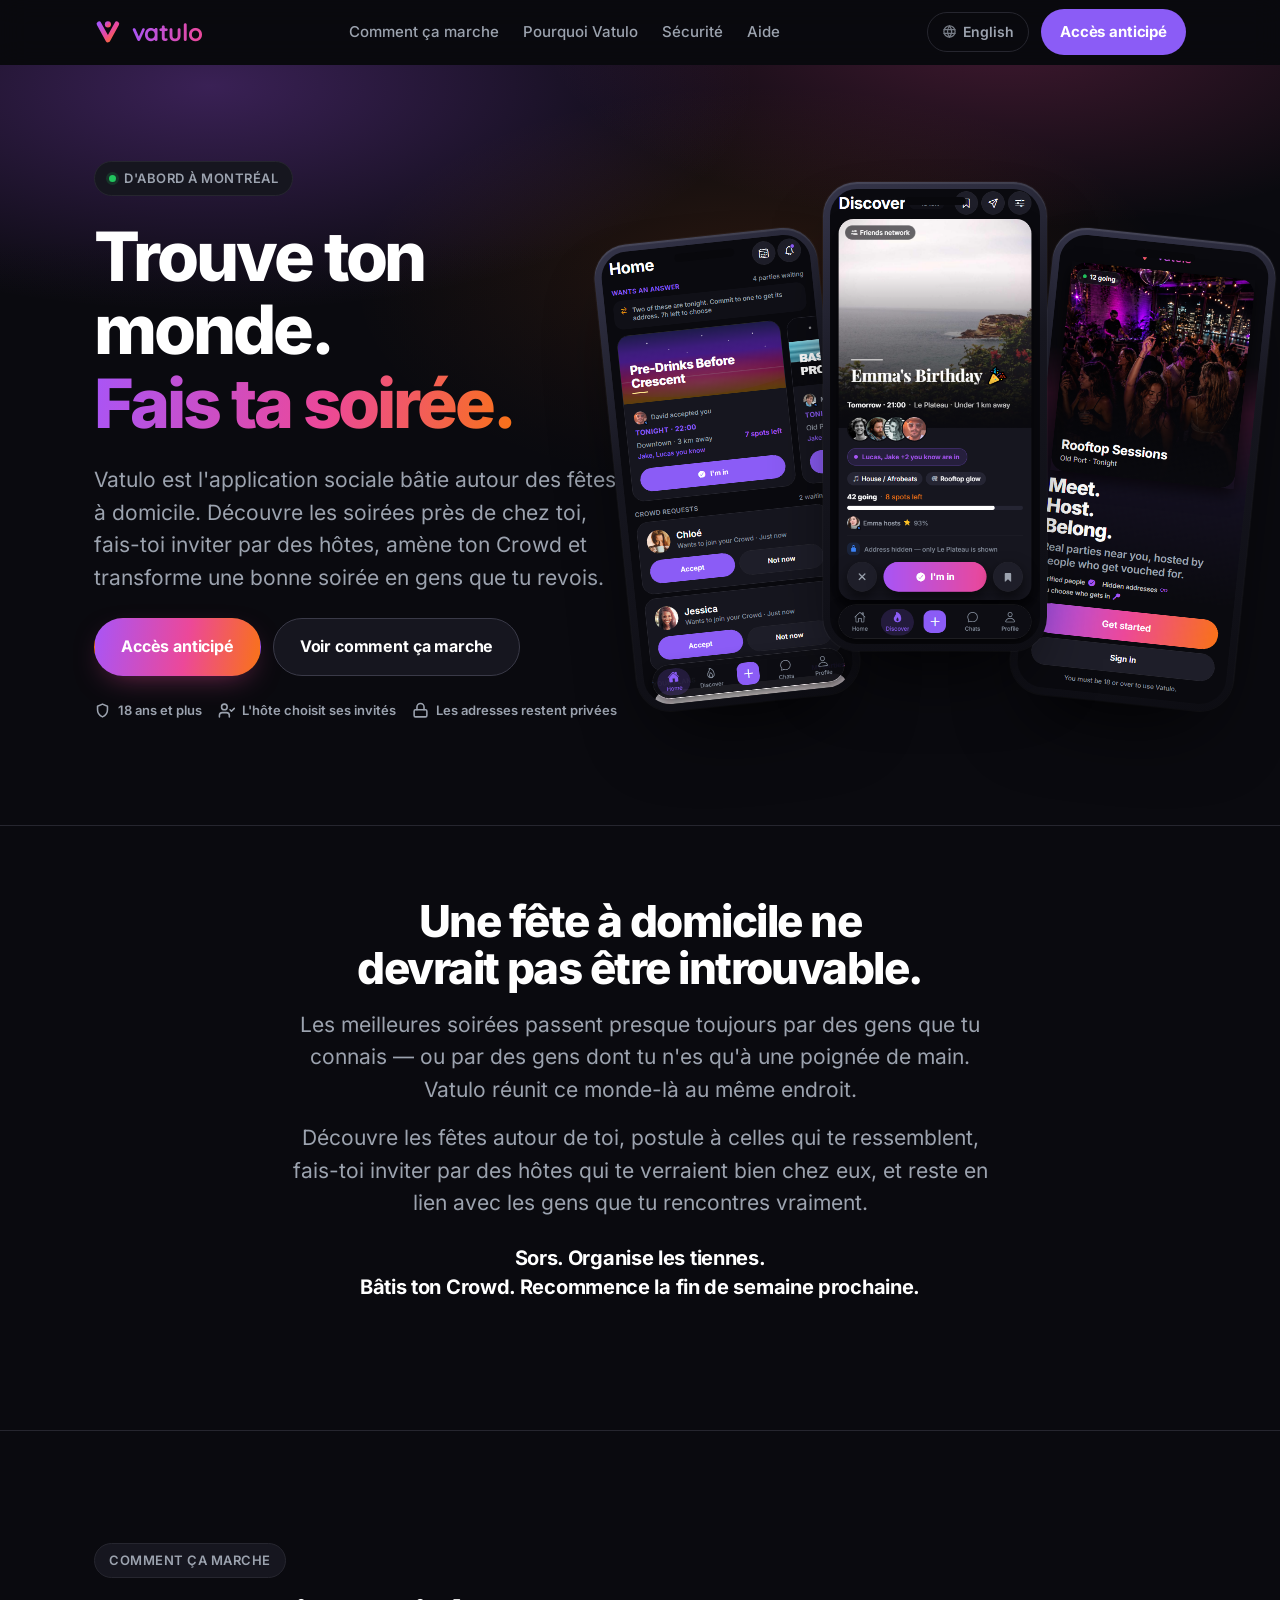
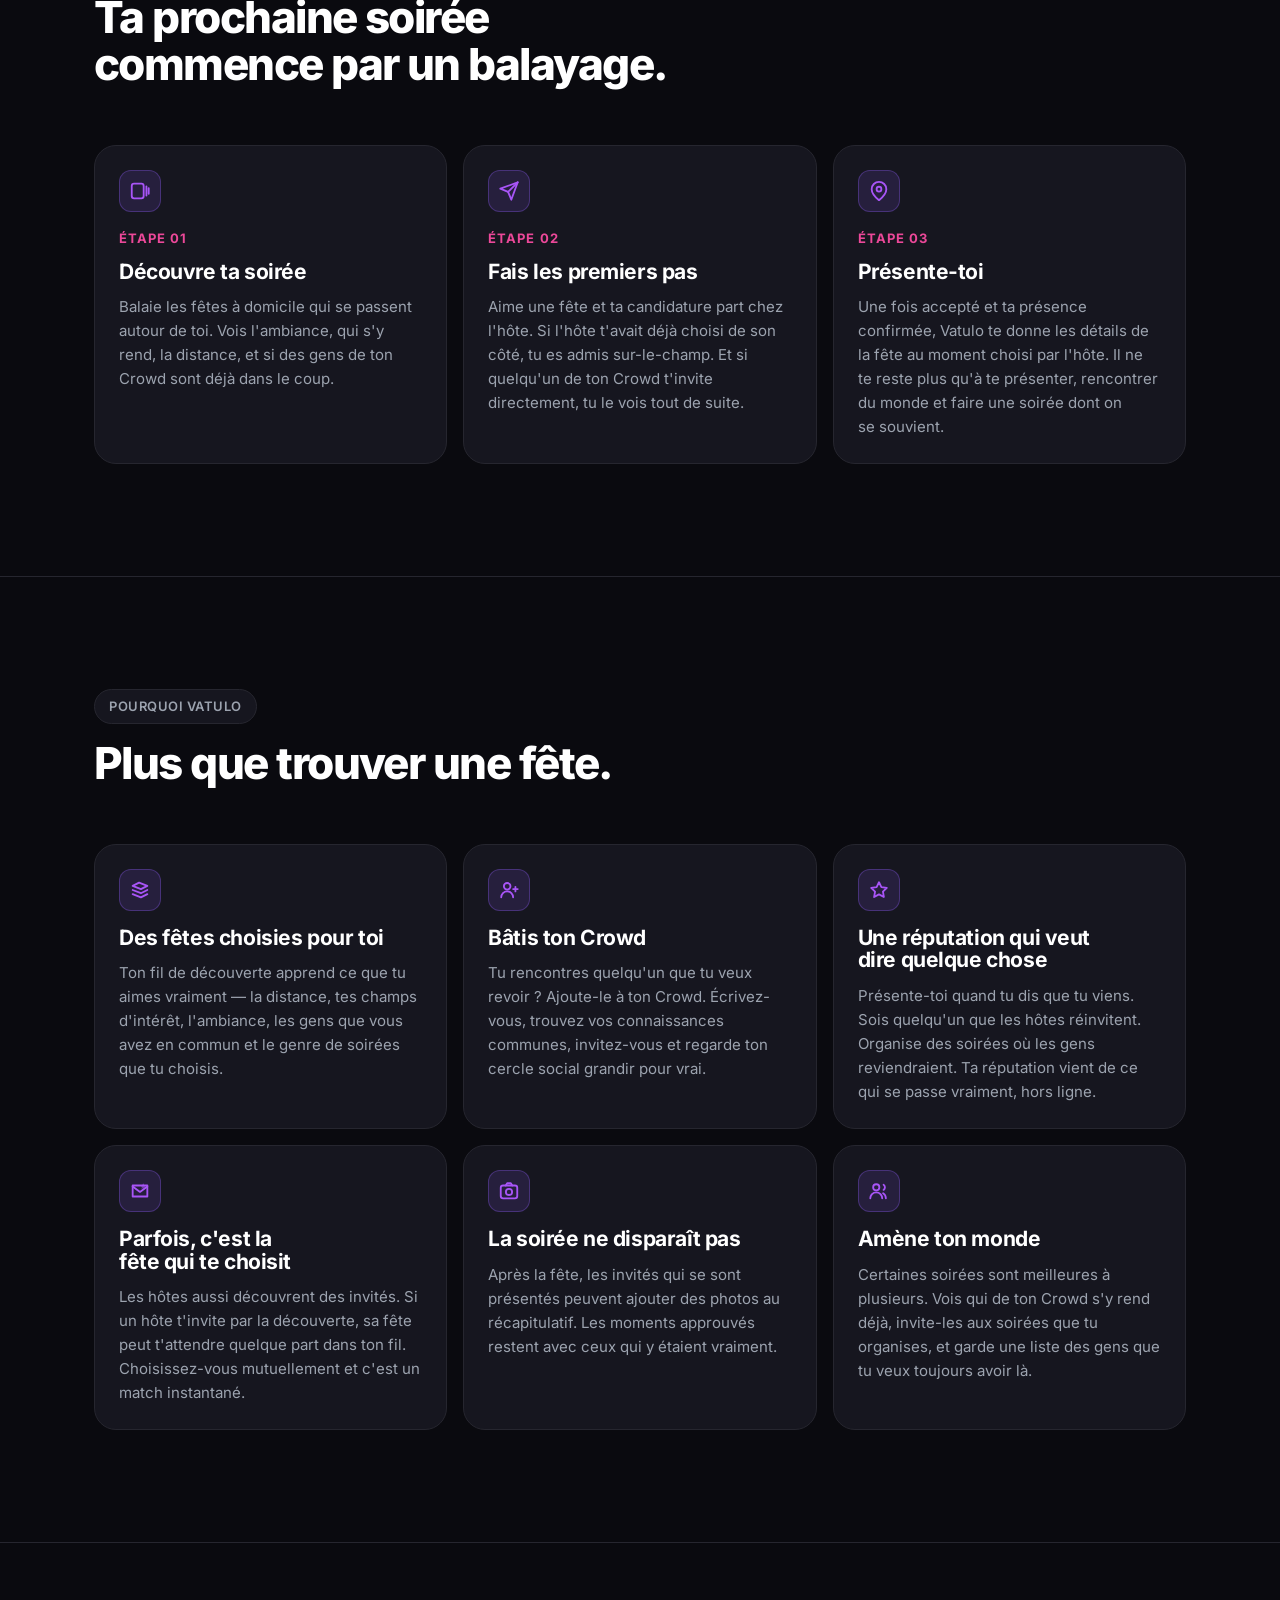
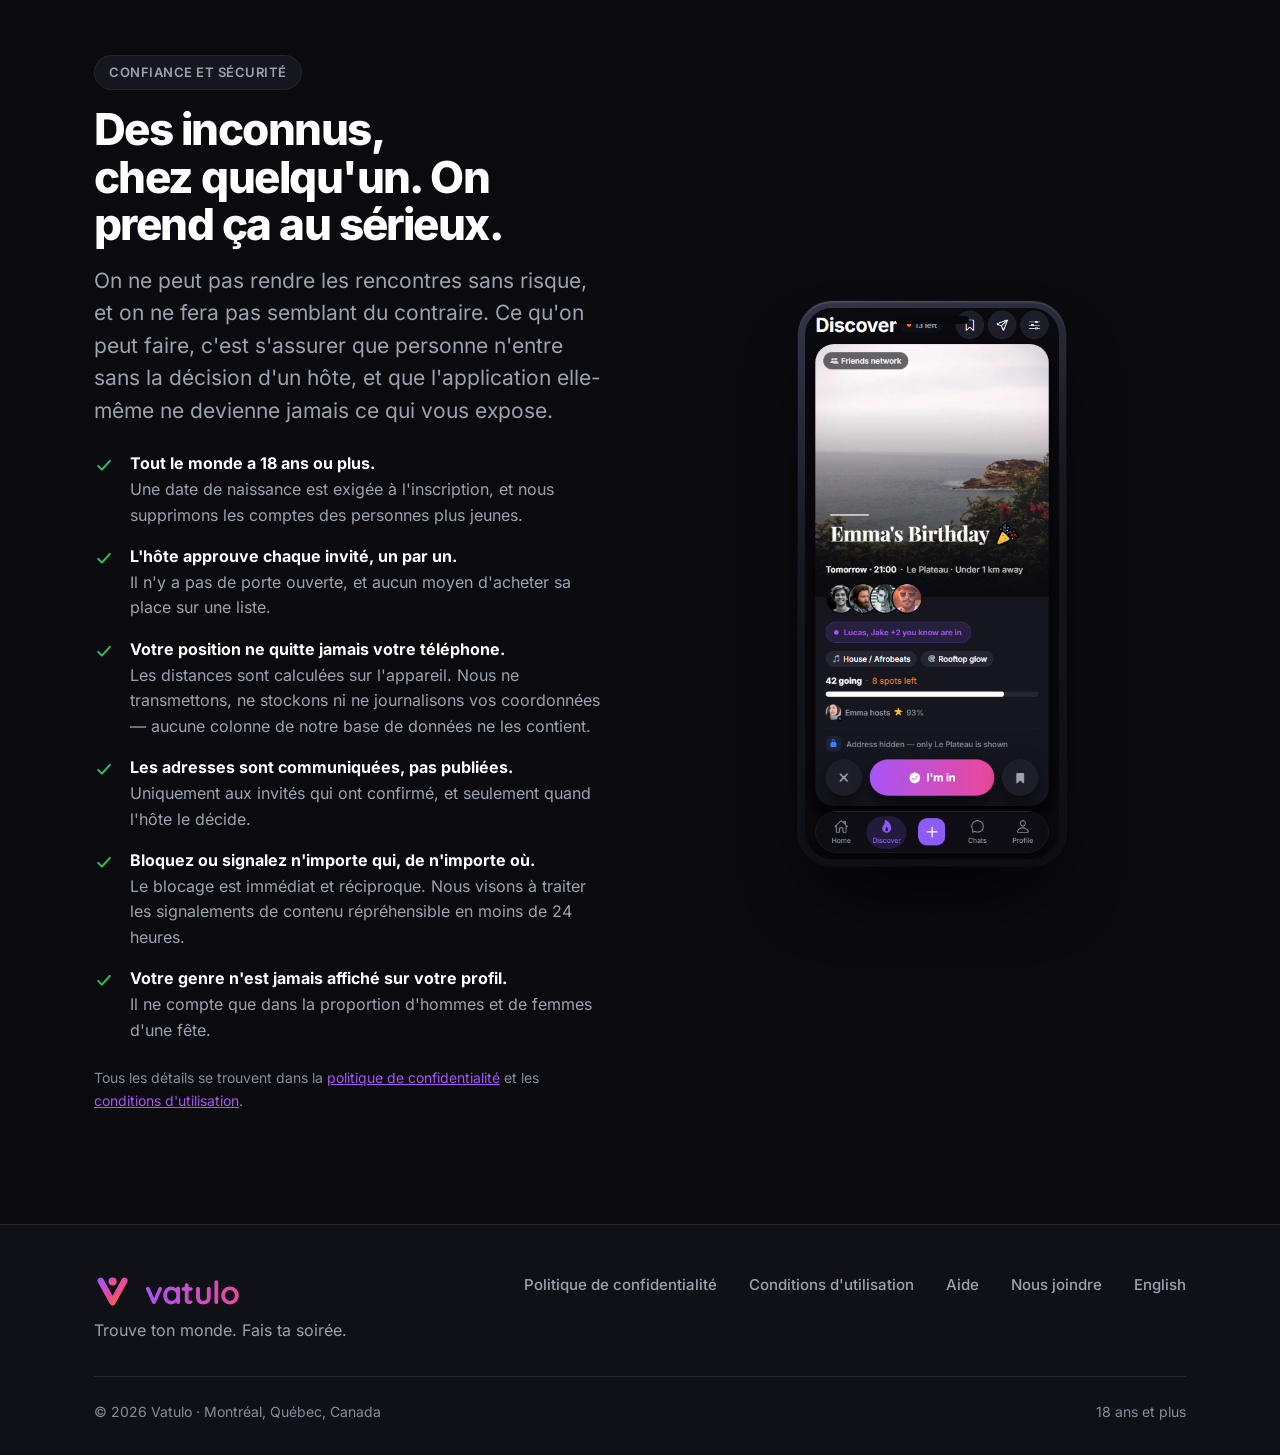
<file: index.html>
<!doctype html>
<html lang="fr">
<head>
<meta charset="utf-8">
<meta name="viewport" content="width=device-width, initial-scale=1">
<title>Vatulo — Trouve des fêtes. Rencontre du monde. Fais ta soirée.</title>
<meta name="description" content="Découvre les fêtes à domicile près de chez toi, rencontre du monde lors de vraies soirées et organise les tiennes. Vatulo arrive d'abord à Montréal.">
<link rel="canonical" href="https://vatulo.com/">
<link rel="alternate" hreflang="fr" href="https://vatulo.com/">
<link rel="alternate" hreflang="en" href="https://vatulo.com/en/">
<link rel="alternate" hreflang="x-default" href="https://vatulo.com/">

<meta property="og:type" content="website">
<meta property="og:site_name" content="Vatulo">
<meta property="og:title" content="Vatulo — Trouve ton monde. Fais ta soirée.">
<meta property="og:description" content="Découvre des fêtes à domicile, rencontre du monde, agrandis ton Crowd et organise tes propres soirées. Bientôt à Montréal.">
<meta property="og:url" content="https://vatulo.com/">
<meta property="og:image" content="https://vatulo.com/assets/img/app-icon.png">
<meta name="twitter:card" content="summary_large_image">
<meta name="theme-color" content="#0a0a0f">

<link rel="icon" href="assets/img/favicon.png" sizes="48x48">
<link rel="apple-touch-icon" href="assets/img/app-icon.png">
<link rel="stylesheet" href="assets/css/site.css">
</head>
<body>

<svg width="0" height="0" aria-hidden="true" focusable="false" style="position:absolute">
  <defs>
    <linearGradient id="vatuloGradient" x1="0" y1="0" x2="1" y2="1">
      <stop offset="0" stop-color="#a855f7"/>
      <stop offset="0.55" stop-color="#ec4899"/>
      <stop offset="1" stop-color="#f97316"/>
    </linearGradient>
    <!-- A V with a dot over it, which is also a person with their arms up.
         The dot clears both arms on purpose: any lower and head, arms and body
         fuse into one blob by the time the mark is 16px wide. -->
    <g id="vatuloMark" fill="url(#vatuloGradient)">
      <circle cx="50" cy="23" r="11"/>
      <path d="M18 21 L50 79 L82 21" fill="none" stroke="url(#vatuloGradient)"
            stroke-width="17" stroke-linecap="round" stroke-linejoin="round"/>
    </g>
  </defs>
</svg>

<a class="skip" href="#main">Aller au contenu</a>

<header class="header" id="header">
  <div class="wrap header__inner">
    <a class="brand" href="./" aria-label="Vatulo — accueil"><svg class="symbol" viewBox="0 0 100 100" aria-hidden="true" focusable="false"><use href="#vatuloMark"/></svg><span class="wordmark">vatulo</span></a>
    <nav class="nav" aria-label="Principale">
      <a href="#how">Comment ça marche</a>
      <a href="#inside">Pourquoi Vatulo</a>
      <a href="#safety">Sécurité</a>
      <a href="fr/soutien/">Aide</a>
    </nav>
    <div class="header__end">
      <a class="lang" href="en/" hreflang="en" lang="en" title="Read this page in English">
        <svg width="15" height="15" viewBox="0 0 24 24" fill="none" stroke="currentColor" stroke-width="2" stroke-linecap="round" stroke-linejoin="round" aria-hidden="true"><circle cx="12" cy="12" r="9"/><path d="M3.2 9h17.6M3.2 15h17.6"/><path d="M12 3a15 15 0 0 1 0 18 15 15 0 0 1 0-18Z"/></svg>
        <span>English</span>
      </a>
      <a class="btn btn--solid btn--sm" href="mailto:vatulosupport@gmail.com?subject=Acc%C3%A8s%20anticip%C3%A9&amp;body=Bonjour%20—%20j%27aimerais%20un%20acc%C3%A8s%20anticip%C3%A9%20%C3%A0%20Vatulo.%0A%0AVille%20%3A%20%0A">Accès anticipé</a>
    </div>
  </div>
</header>

<main id="main">

  <!-- ===================================================================
       Hero
       =================================================================== -->
  <section class="hero">
    <div class="aurora" aria-hidden="true"></div>
    <div class="wrap hero__grid">

      <div class="hero__copy">
        <span class="eyebrow"><span class="dot" aria-hidden="true"></span> D'abord à Montréal</span>

        <h1 class="display">Trouve ton monde.<br><span class="gradient-text">Fais ta soirée.</span></h1>

        <p class="lede">
          Vatulo est l'application sociale bâtie autour des fêtes à domicile.
          Découvre les soirées près de chez toi, fais-toi inviter par des hôtes,
          amène ton Crowd et transforme une bonne soirée en gens que tu revois.
        </p>

        <div class="btn-row">
          <a class="btn btn--brand" href="mailto:vatulosupport@gmail.com?subject=Acc%C3%A8s%20anticip%C3%A9&amp;body=Bonjour%20—%20j%27aimerais%20un%20acc%C3%A8s%20anticip%C3%A9%20%C3%A0%20Vatulo.%0A%0AVille%20%3A%20%0AJe%20serais%20surtout%20%3A%20h%C3%B4te%20%2F%20invit%C3%A9%0A">Accès anticipé</a>
          <a class="btn btn--ghost" href="#how">Voir comment ça marche</a>
        </div>

        <div class="trust-row">
          <span>
            <svg width="17" height="17" viewBox="0 0 24 24" fill="none" stroke="currentColor" stroke-width="2.2" stroke-linecap="round" stroke-linejoin="round" aria-hidden="true"><path d="M12 3l7 3v5c0 4.5-2.9 8.3-7 10-4.1-1.7-7-5.5-7-10V6z"/></svg>
            18 ans et plus
          </span>
          <span>
            <svg width="17" height="17" viewBox="0 0 24 24" fill="none" stroke="currentColor" stroke-width="2.2" stroke-linecap="round" stroke-linejoin="round" aria-hidden="true"><path d="M16 21v-2a4 4 0 0 0-4-4H6a4 4 0 0 0-4 4v2"/><circle cx="9" cy="7" r="4"/><path d="m17 11 2 2 4-4"/></svg>
            L'hôte choisit ses invités
          </span>
          <span>
            <svg width="17" height="17" viewBox="0 0 24 24" fill="none" stroke="currentColor" stroke-width="2.2" stroke-linecap="round" stroke-linejoin="round" aria-hidden="true"><rect x="3" y="11" width="18" height="10" rx="2"/><path d="M7 11V7a5 5 0 0 1 10 0v4"/></svg>
            Les adresses restent privées
          </span>
        </div>
      </div>

      <div class="hero__media">
        <div class="phones">
          <div class="phone phone--left">
            <img src="assets/img/shot-home.png" width="393" height="852" alt="L'écran d'accueil de Vatulo, avec des fêtes qui attendent une réponse et deux demandes pour rejoindre ton Crowd." loading="eager" decoding="async">
          </div>
          <div class="phone phone--lead">
            <img src="assets/img/shot-discover.png" width="393" height="852" alt="Le fil de découverte de Vatulo, avec la carte d'une fête d'anniversaire où il reste huit places." loading="eager" decoding="async" fetchpriority="high">
          </div>
          <div class="phone phone--right">
            <img src="assets/img/shot-welcome.png" width="393" height="852" alt="L'écran d'accueil de Vatulo, montrant une fête sur un toit où douze personnes se rendent." loading="eager" decoding="async">
          </div>
        </div>
      </div>

    </div>
  </section>

  <!-- ===================================================================
       What it is
       =================================================================== -->
  <section class="section section--tight section--ruled">
    <div class="wrap">
      <div class="section__head section__head--center reveal">
        <h2 class="h2">Une fête à domicile ne devrait pas être introuvable.</h2>
        <p class="lede" style="text-align:center">
          Les meilleures soirées passent presque toujours par des gens que tu
          connais — ou par des gens dont tu n'es qu'à une poignée de main.
          Vatulo réunit ce monde-là au même endroit.
        </p>
        <p class="lede" style="text-align:center">
          Découvre les fêtes autour de toi, postule à celles qui te ressemblent,
          fais-toi inviter par des hôtes qui te verraient bien chez eux, et reste
          en lien avec les gens que tu rencontres vraiment.
        </p>
        <p class="closer">
          Sors. Organise les tiennes.<br>
          Bâtis ton Crowd.<br class="br-sm">
          Recommence la fin de semaine prochaine.
        </p>
      </div>
    </div>
  </section>

  <!-- ===================================================================
       How it works
       =================================================================== -->
  <section class="section section--ruled" id="how">
    <div class="wrap">
      <div class="section__head reveal">
        <span class="eyebrow">Comment ça marche</span>
        <h2 class="h2">Ta prochaine soirée commence par un balayage.</h2>
      </div>

      <div class="grid">
        <article class="card step reveal">
          <div class="card__icon" aria-hidden="true">
            <svg width="22" height="22" viewBox="0 0 24 24" fill="none" stroke="currentColor" stroke-width="2" stroke-linecap="round" stroke-linejoin="round"><rect x="3" y="4" width="13" height="16" rx="2.5"/><path d="M19 7v10M21.5 9v6"/></svg>
          </div>
          <span class="step__n">ÉTAPE 01</span>
          <h3 class="h3">Découvre ta soirée</h3>
          <p>
            Balaie les fêtes à domicile qui se passent autour de toi. Vois
            l'ambiance, qui s'y rend, la distance, et si des gens de ton Crowd
            sont déjà dans le coup.
          </p>
        </article>

        <article class="card step reveal">
          <div class="card__icon" aria-hidden="true">
            <svg width="22" height="22" viewBox="0 0 24 24" fill="none" stroke="currentColor" stroke-width="2" stroke-linecap="round" stroke-linejoin="round"><path d="M21.5 2.5 11 13"/><path d="m21.5 2.5-7 19-3.5-8.5L2.5 9.5z"/></svg>
          </div>
          <span class="step__n">ÉTAPE 02</span>
          <h3 class="h3">Fais les premiers pas</h3>
          <p>
            Aime une fête et ta candidature part chez l'hôte. Si l'hôte t'avait
            déjà choisi de son côté, tu es admis sur-le-champ. Et si quelqu'un de
            ton Crowd t'invite directement, tu le vois tout de suite.
          </p>
        </article>

        <article class="card step reveal">
          <div class="card__icon" aria-hidden="true">
            <svg width="22" height="22" viewBox="0 0 24 24" fill="none" stroke="currentColor" stroke-width="2" stroke-linecap="round" stroke-linejoin="round"><path d="M20 10c0 5.5-8 12-8 12s-8-6.5-8-12a8 8 0 0 1 16 0Z"/><circle cx="12" cy="10" r="2.6"/></svg>
          </div>
          <span class="step__n">ÉTAPE 03</span>
          <h3 class="h3">Présente-toi</h3>
          <p>
            Une fois accepté et ta présence confirmée, Vatulo te donne les
            détails de la fête au moment choisi par l'hôte. Il ne te reste plus
            qu'à te présenter, rencontrer du monde et faire une soirée dont on se
            souvient.
          </p>
        </article>
      </div>
    </div>
  </section>

  <!-- ===================================================================
       Inside the app
       =================================================================== -->
  <section class="section section--ruled" id="inside">
    <div class="wrap">
      <div class="section__head reveal">
        <span class="eyebrow">Pourquoi Vatulo</span>
        <h2 class="h2">Plus que trouver une fête.</h2>
      </div>

      <div class="grid">
        <article class="card reveal">
          <div class="card__icon" aria-hidden="true">
            <svg width="22" height="22" viewBox="0 0 24 24" fill="none" stroke="currentColor" stroke-width="2" stroke-linecap="round" stroke-linejoin="round"><path d="M4 7.5 11 4l9 3.5-7 3.5z"/><path d="m4 12 9 3.5L20 12"/><path d="m4 16.5 9 3.5 7-3.5"/></svg>
          </div>
          <h3 class="h3">Des fêtes choisies pour toi</h3>
          <p>
            Ton fil de découverte apprend ce que tu aimes vraiment — la
            distance, tes champs d'intérêt, l'ambiance, les gens que vous avez en
            commun et le genre de soirées que tu choisis.
          </p>
        </article>

        <article class="card reveal">
          <div class="card__icon" aria-hidden="true">
            <svg width="22" height="22" viewBox="0 0 24 24" fill="none" stroke="currentColor" stroke-width="2" stroke-linecap="round" stroke-linejoin="round"><circle cx="10" cy="8" r="3.6"/><path d="M3.5 20a6.5 6.5 0 0 1 13 0"/><path d="M19 8.5v5M21.5 11h-5"/></svg>
          </div>
          <h3 class="h3">Bâtis ton Crowd</h3>
          <p>
            Tu rencontres quelqu'un que tu veux revoir ? Ajoute-le à ton Crowd.
            Écrivez-vous, trouvez vos connaissances communes, invitez-vous et
            regarde ton cercle social grandir pour vrai.
          </p>
        </article>

        <article class="card reveal">
          <div class="card__icon" aria-hidden="true">
            <svg width="22" height="22" viewBox="0 0 24 24" fill="none" stroke="currentColor" stroke-width="2" stroke-linecap="round" stroke-linejoin="round"><path d="m12 3.5 2.6 5.3 5.9.9-4.2 4.1 1 5.8-5.3-2.8-5.3 2.8 1-5.8L3.5 9.7l5.9-.9z"/></svg>
          </div>
          <h3 class="h3">Une réputation qui veut dire quelque chose</h3>
          <p>
            Présente-toi quand tu dis que tu viens. Sois quelqu'un que les hôtes
            réinvitent. Organise des soirées où les gens reviendraient. Ta
            réputation vient de ce qui se passe vraiment, hors ligne.
          </p>
        </article>

        <article class="card reveal">
          <div class="card__icon" aria-hidden="true">
            <svg width="22" height="22" viewBox="0 0 24 24" fill="none" stroke="currentColor" stroke-width="2" stroke-linecap="round" stroke-linejoin="round"><path d="M4 6h16v12H4z"/><path d="m4 7 8 6 8-6"/><path d="m15.5 3.5 1 2 2 .6-1.5 1.5.4 2.2-1.9-1-1.9 1 .4-2.2L12.5 6l2-.6z" fill="currentColor" stroke="none" opacity=".55"/></svg>
          </div>
          <h3 class="h3">Parfois, c'est la fête qui te choisit</h3>
          <p>
            Les hôtes aussi découvrent des invités. Si un hôte t'invite par la
            découverte, sa fête peut t'attendre quelque part dans ton fil.
            Choisissez-vous mutuellement et c'est un match instantané.
          </p>
        </article>

        <article class="card reveal">
          <div class="card__icon" aria-hidden="true">
            <svg width="22" height="22" viewBox="0 0 24 24" fill="none" stroke="currentColor" stroke-width="2" stroke-linecap="round" stroke-linejoin="round"><rect x="3" y="6" width="18" height="14" rx="2.5"/><path d="M8.5 6 10 3.5h4L15.5 6"/><circle cx="12" cy="13" r="3.4"/></svg>
          </div>
          <h3 class="h3">La soirée ne disparaît pas</h3>
          <p>
            Après la fête, les invités qui se sont présentés peuvent ajouter des
            photos au récapitulatif. Les moments approuvés restent avec ceux qui
            y étaient vraiment.
          </p>
        </article>

        <article class="card reveal">
          <div class="card__icon" aria-hidden="true">
            <svg width="22" height="22" viewBox="0 0 24 24" fill="none" stroke="currentColor" stroke-width="2" stroke-linecap="round" stroke-linejoin="round"><circle cx="9" cy="8" r="3.4"/><path d="M2.5 20a6.5 6.5 0 0 1 13 0"/><path d="M17 5.2a3.4 3.4 0 0 1 0 5.6M19.5 20a6.5 6.5 0 0 0-3-5.5"/></svg>
          </div>
          <h3 class="h3">Amène ton monde</h3>
          <p>
            Certaines soirées sont meilleures à plusieurs. Vois qui de ton Crowd
            s'y rend déjà, invite-les aux soirées que tu organises, et garde une
            liste des gens que tu veux toujours avoir là.
          </p>
        </article>
      </div>
    </div>
  </section>

  <!-- ===================================================================
       Safety
       =================================================================== -->
  <section class="section section--ruled" id="safety">
    <div class="wrap split">

      <div class="stack reveal">
        <span class="eyebrow">Confiance et sécurité</span>
        <h2 class="h2">Des inconnus, chez quelqu'un. On prend ça au sérieux.</h2>
        <p class="lede">
          On ne peut pas rendre les rencontres sans risque, et on ne fera pas
          semblant du contraire. Ce qu'on peut faire, c'est s'assurer que
          personne n'entre sans la décision d'un hôte, et que l'application
          elle-même ne devienne jamais ce qui vous expose.
        </p>

        <ul class="checklist" style="margin-top:8px">
          <li>
            <svg width="20" height="20" viewBox="0 0 24 24" fill="none" stroke="currentColor" stroke-width="2.4" stroke-linecap="round" stroke-linejoin="round" aria-hidden="true"><path d="m5 13 4.5 4.5L19 7"/></svg>
            <span><strong>Tout le monde a 18 ans ou plus.</strong> Une date de naissance est exigée à l'inscription, et nous supprimons les comptes des personnes plus jeunes.</span>
          </li>
          <li>
            <svg width="20" height="20" viewBox="0 0 24 24" fill="none" stroke="currentColor" stroke-width="2.4" stroke-linecap="round" stroke-linejoin="round" aria-hidden="true"><path d="m5 13 4.5 4.5L19 7"/></svg>
            <span><strong>L'hôte approuve chaque invité, un par un.</strong> Il n'y a pas de porte ouverte, et aucun moyen d'acheter sa place sur une liste.</span>
          </li>
          <li>
            <svg width="20" height="20" viewBox="0 0 24 24" fill="none" stroke="currentColor" stroke-width="2.4" stroke-linecap="round" stroke-linejoin="round" aria-hidden="true"><path d="m5 13 4.5 4.5L19 7"/></svg>
            <span><strong>Votre position ne quitte jamais votre téléphone.</strong> Les distances sont calculées sur l'appareil. Nous ne transmettons, ne stockons ni ne journalisons vos coordonnées — aucune colonne de notre base de données ne les contient.</span>
          </li>
          <li>
            <svg width="20" height="20" viewBox="0 0 24 24" fill="none" stroke="currentColor" stroke-width="2.4" stroke-linecap="round" stroke-linejoin="round" aria-hidden="true"><path d="m5 13 4.5 4.5L19 7"/></svg>
            <span><strong>Les adresses sont communiquées, pas publiées.</strong> Uniquement aux invités qui ont confirmé, et seulement quand l'hôte le décide.</span>
          </li>
          <li>
            <svg width="20" height="20" viewBox="0 0 24 24" fill="none" stroke="currentColor" stroke-width="2.4" stroke-linecap="round" stroke-linejoin="round" aria-hidden="true"><path d="m5 13 4.5 4.5L19 7"/></svg>
            <span><strong>Bloquez ou signalez n'importe qui, de n'importe où.</strong> Le blocage est immédiat et réciproque. Nous visons à traiter les signalements de contenu répréhensible en moins de 24 heures.</span>
          </li>
          <li>
            <svg width="20" height="20" viewBox="0 0 24 24" fill="none" stroke="currentColor" stroke-width="2.4" stroke-linecap="round" stroke-linejoin="round" aria-hidden="true"><path d="m5 13 4.5 4.5L19 7"/></svg>
            <span><strong>Votre genre n'est jamais affiché sur votre profil.</strong> Il ne compte que dans la proportion d'hommes et de femmes d'une fête.</span>
          </li>
        </ul>

        <p class="quiet" style="margin-top:8px">
          Tous les détails se trouvent dans la <a href="fr/confidentialite/" style="color:var(--brand-violet)">politique de confidentialité</a> et les
          <a href="fr/conditions/" style="color:var(--brand-violet)">conditions d'utilisation</a>.
        </p>
      </div>

      <div class="split__media reveal">
        <div class="phones">
          <div class="phone phone--lead" style="width:min(268px,72vw);transform:none">
            <img src="assets/img/shot-discover.png" width="393" height="852" alt="Une carte de fête dans le fil Vatulo, montrant le quartier mais pas l'adresse." loading="lazy" decoding="async">
          </div>
        </div>
      </div>

    </div>
  </section>

</main>

<footer class="footer">
  <div class="wrap">
    <div class="footer__grid">
      <div class="stack stack--tight">
        <span class="brand brand--lg"><svg class="symbol" viewBox="0 0 100 100" aria-hidden="true" focusable="false"><use href="#vatuloMark"/></svg><span class="wordmark">vatulo</span></span>
        <p class="muted">Trouve ton monde. Fais ta soirée.</p>
      </div>

      <nav class="footer__links" aria-label="Pied de page">
        <a href="fr/confidentialite/">Politique de confidentialité</a>
        <a href="fr/conditions/">Conditions d'utilisation</a>
        <a href="fr/soutien/">Aide</a>
        <a href="mailto:vatulosupport@gmail.com">Nous joindre</a>
        <a href="en/" hreflang="en" lang="en">English</a>
      </nav>
    </div>

    <div class="footer__bottom">
      <span>&copy; 2026 Vatulo · Montréal, Québec, Canada</span>
      <span>18 ans et plus</span>
    </div>
  </div>
</footer>

<script>
/* Two small things, both optional. The page is complete without this file
   running at all — `.reveal` only hides content once `.js` is on the root, and
   that class is set here. A landing page that renders blank because a script
   failed is a worse outcome than one that never animates. */
(function () {
  var root = document.documentElement;
  root.classList.add('js');

  /* The header grows a hairline once you leave the top, so it separates from
     the hero without drawing a line across the aurora. */
  var header = document.getElementById('header');
  var onScroll = function () {
    header.dataset.scrolled = String(window.scrollY > 8);
  };
  addEventListener('scroll', onScroll, { passive: true });
  onScroll();

  /* Entrance. IntersectionObserver is everywhere we support; where it is not,
     or where the visitor asked for less motion, reveal everything at once. */
  var items = document.querySelectorAll('.reveal');
  var still = matchMedia('(prefers-reduced-motion: reduce)').matches;

  if (still || !('IntersectionObserver' in window)) {
    items.forEach(function (el) { el.classList.add('is-in'); });
    return;
  }

  var seen = new IntersectionObserver(function (entries) {
    entries.forEach(function (entry) {
      if (!entry.isIntersecting) return;
      entry.target.classList.add('is-in');
      seen.unobserve(entry.target);
    });
  }, { rootMargin: '0px 0px -12% 0px', threshold: 0.05 });

  items.forEach(function (el) { seen.observe(el); });
})();
</script>

</body>
</html>
</file>
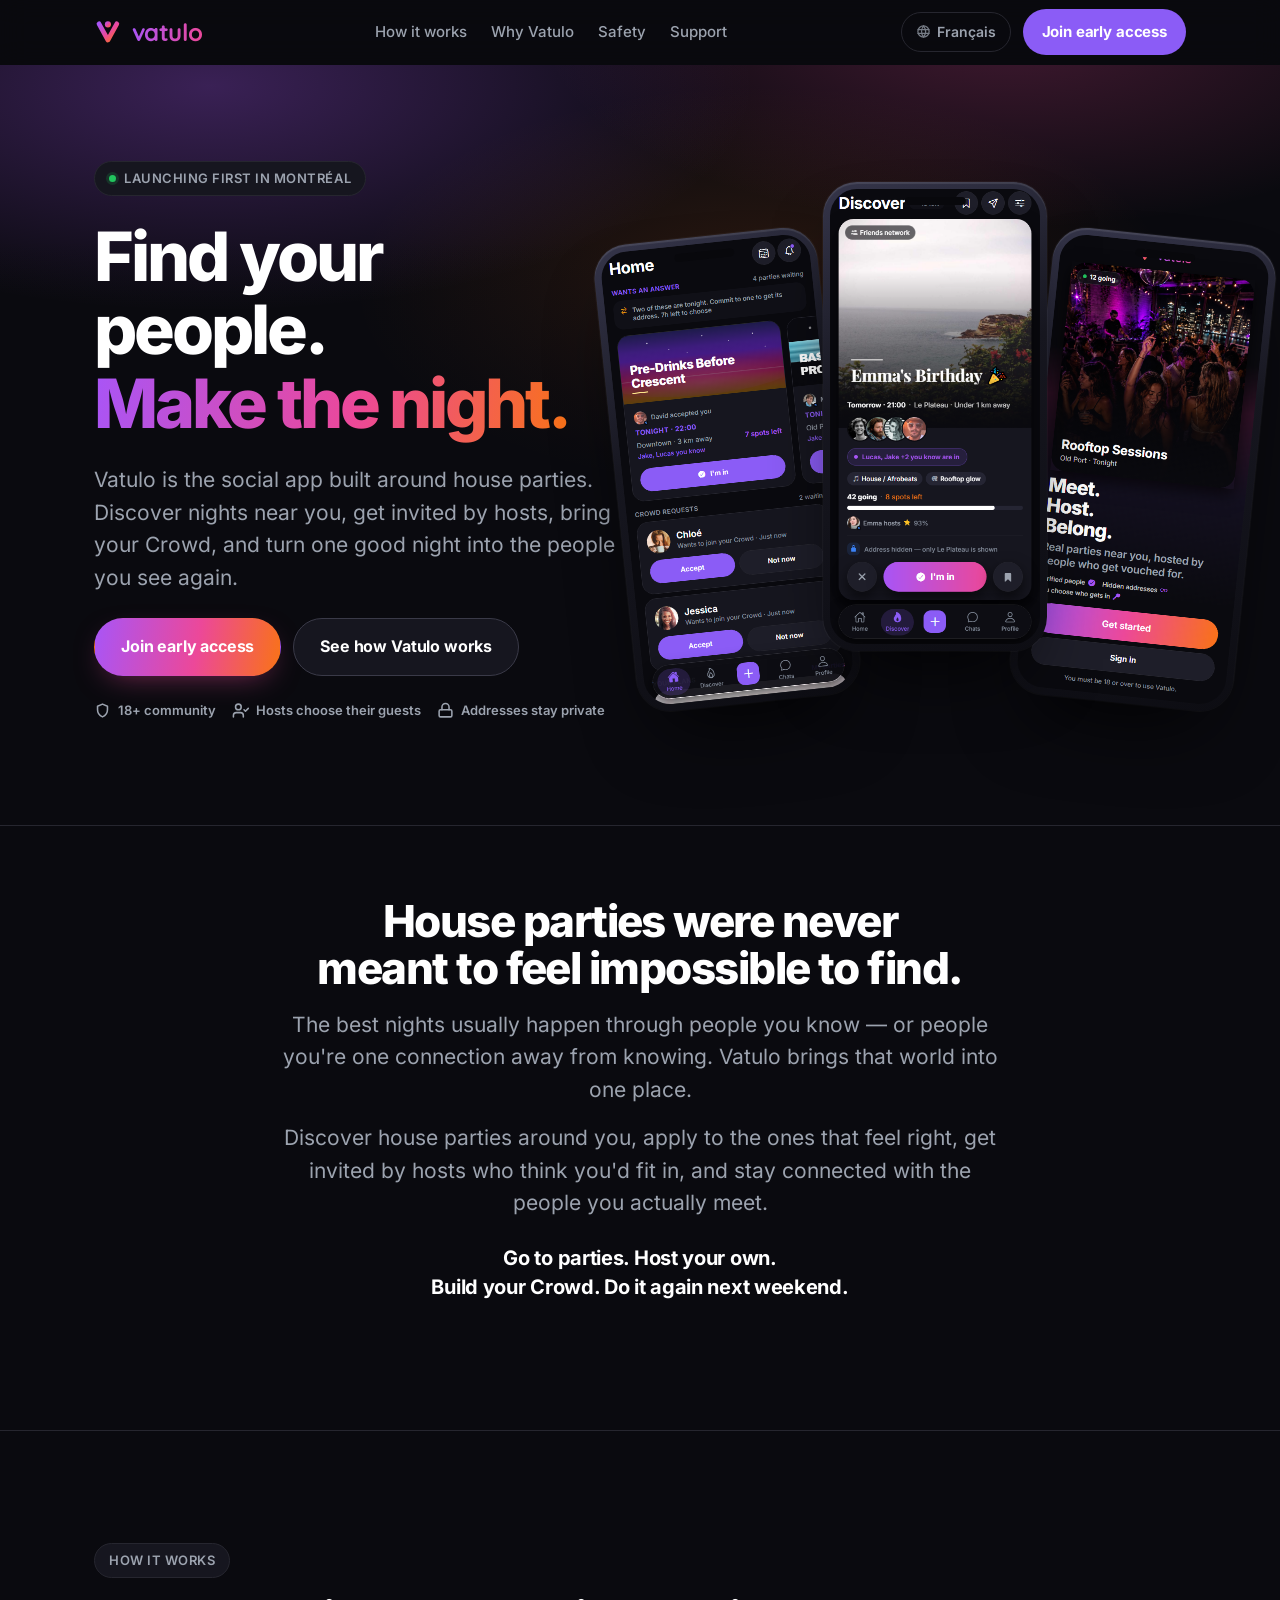
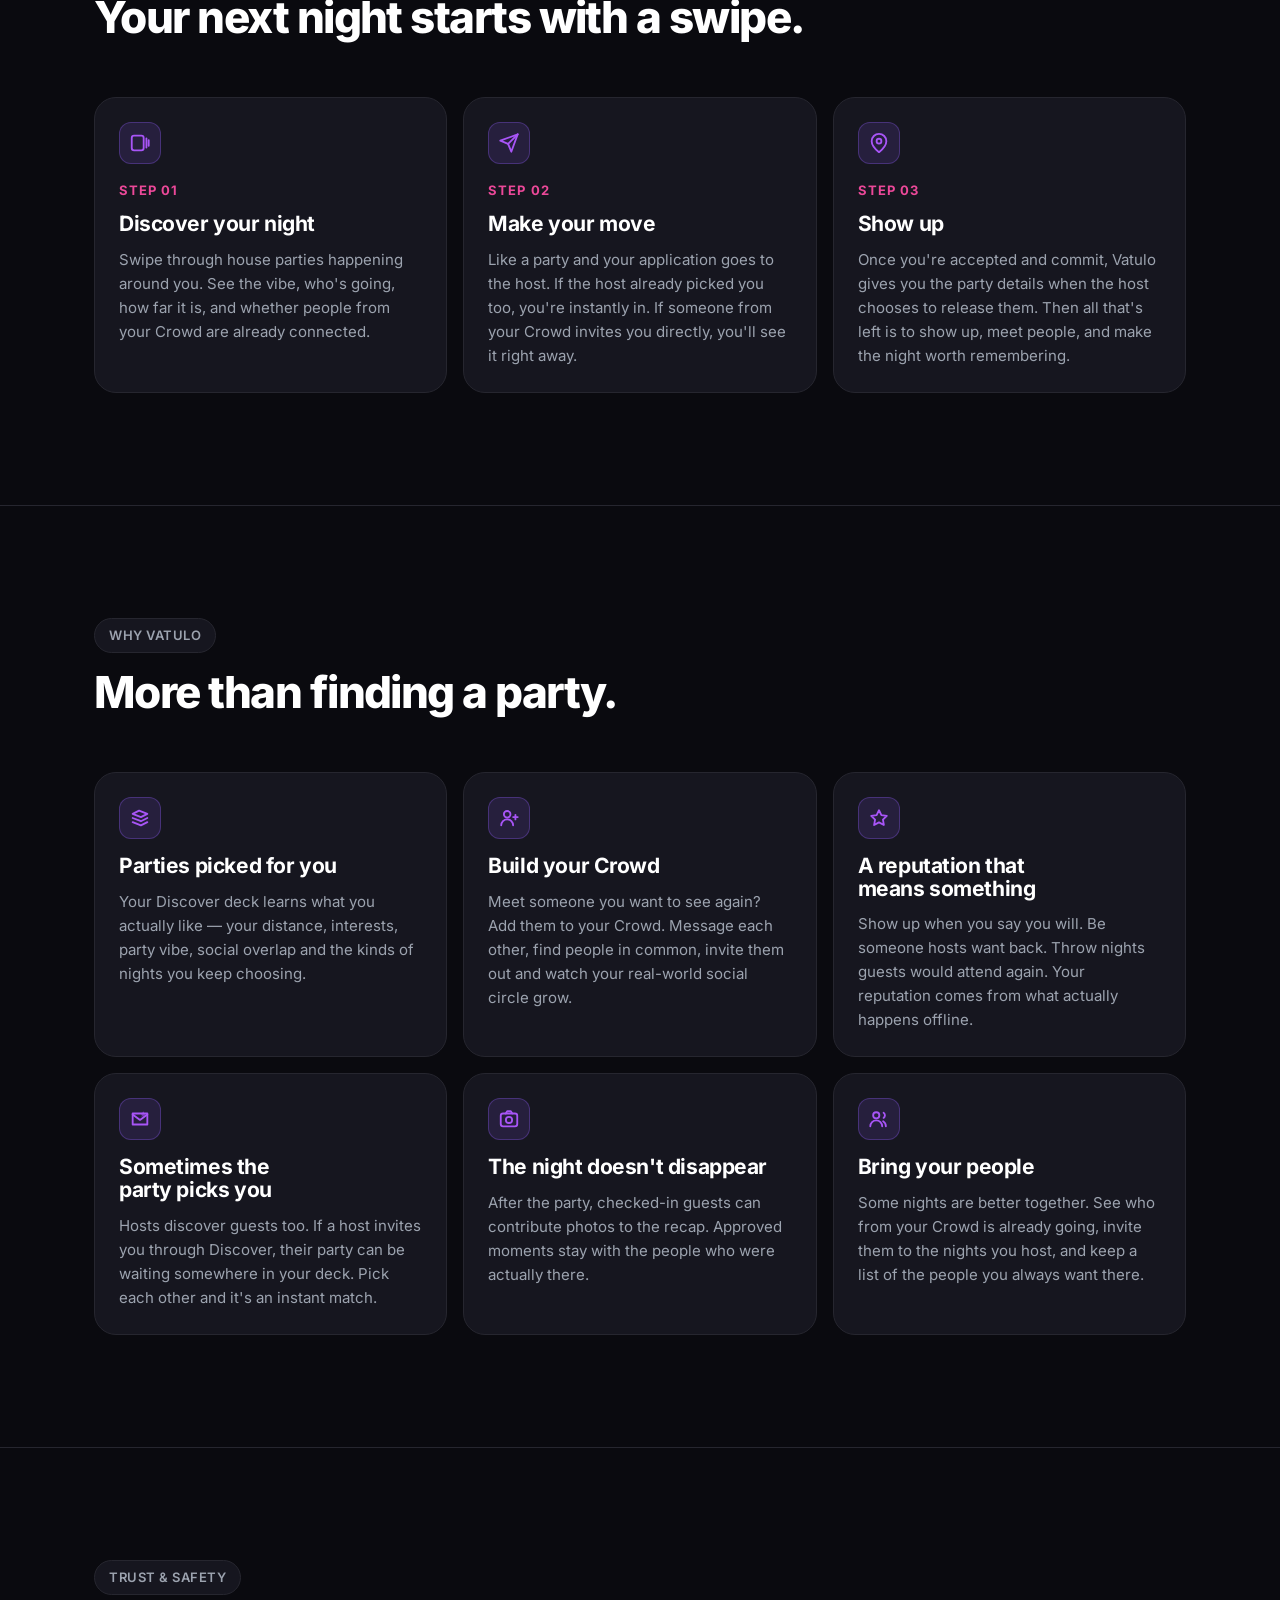
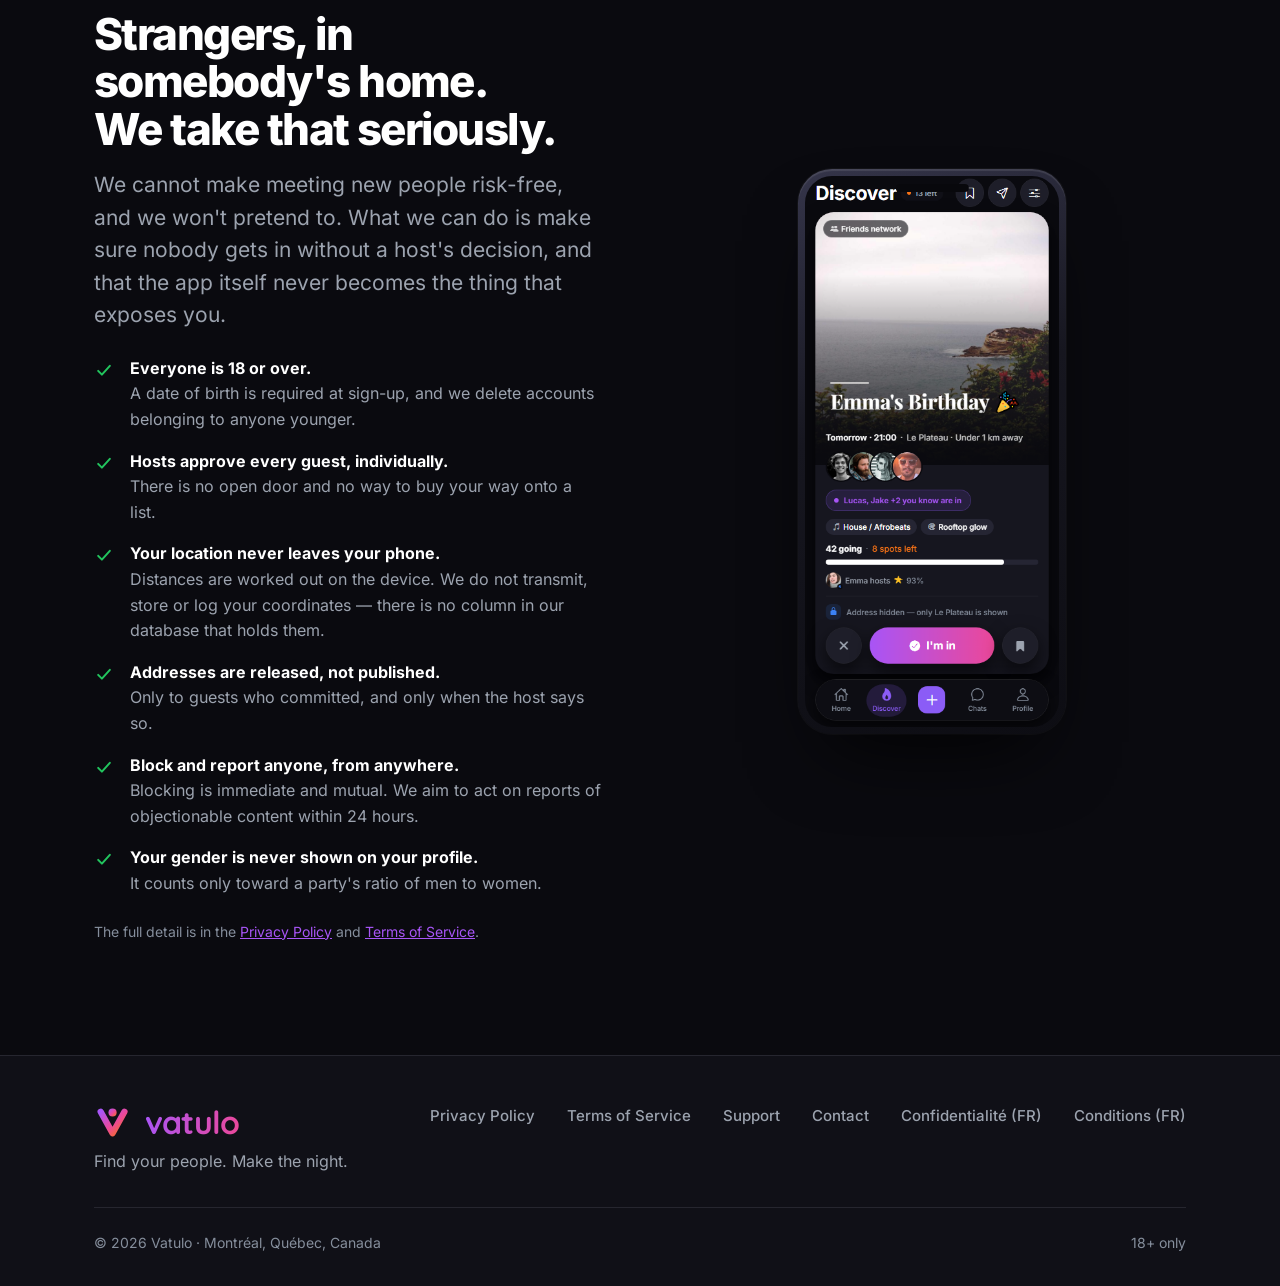
<file: en/index.html>
<!doctype html>
<html lang="en">
<head>
<meta charset="utf-8">
<meta name="viewport" content="width=device-width, initial-scale=1">
<title>Vatulo — Find parties. Meet people. Make the night.</title>
<meta name="description" content="Discover house parties near you, meet people through real nights out, and host your own. Vatulo is coming first to Montréal.">
<link rel="canonical" href="https://vatulo.com/en/">
<link rel="alternate" hreflang="fr" href="https://vatulo.com/">
<link rel="alternate" hreflang="en" href="https://vatulo.com/en/">
<link rel="alternate" hreflang="x-default" href="https://vatulo.com/">

<meta property="og:type" content="website">
<meta property="og:site_name" content="Vatulo">
<meta property="og:title" content="Vatulo — Find your people. Make the night.">
<meta property="og:description" content="Discover house parties, meet new people, grow your Crowd, and host nights of your own. Coming soon to Montréal.">
<meta property="og:url" content="https://vatulo.com/en/">
<meta property="og:image" content="https://vatulo.com/assets/img/app-icon.png">
<meta name="twitter:card" content="summary_large_image">
<meta name="theme-color" content="#0a0a0f">

<link rel="icon" href="../assets/img/favicon.png" sizes="48x48">
<link rel="apple-touch-icon" href="../assets/img/app-icon.png">
<link rel="stylesheet" href="../assets/css/site.css">
</head>
<body>

<svg width="0" height="0" aria-hidden="true" focusable="false" style="position:absolute">
  <defs>
    <linearGradient id="vatuloGradient" x1="0" y1="0" x2="1" y2="1">
      <stop offset="0" stop-color="#a855f7"/>
      <stop offset="0.55" stop-color="#ec4899"/>
      <stop offset="1" stop-color="#f97316"/>
    </linearGradient>
    <!-- A V with a dot over it, which is also a person with their arms up.
         The dot clears both arms on purpose: any lower and head, arms and body
         fuse into one blob by the time the mark is 16px wide. -->
    <g id="vatuloMark" fill="url(#vatuloGradient)">
      <circle cx="50" cy="23" r="11"/>
      <path d="M18 21 L50 79 L82 21" fill="none" stroke="url(#vatuloGradient)"
            stroke-width="17" stroke-linecap="round" stroke-linejoin="round"/>
    </g>
  </defs>
</svg>

<a class="skip" href="#main">Skip to content</a>

<header class="header" id="header">
  <div class="wrap header__inner">
    <a class="brand" href="./" aria-label="Vatulo — home"><svg class="symbol" viewBox="0 0 100 100" aria-hidden="true" focusable="false"><use href="#vatuloMark"/></svg><span class="wordmark">vatulo</span></a>
    <nav class="nav" aria-label="Primary">
      <a href="#how">How it works</a>
      <a href="#inside">Why Vatulo</a>
      <a href="#safety">Safety</a>
      <a href="../support/">Support</a>
    </nav>
    <div class="header__end">
      <a class="lang" href="../" hreflang="fr" lang="fr" title="Lire cette page en français">
        <svg width="15" height="15" viewBox="0 0 24 24" fill="none" stroke="currentColor" stroke-width="2" stroke-linecap="round" stroke-linejoin="round" aria-hidden="true"><circle cx="12" cy="12" r="9"/><path d="M3.2 9h17.6M3.2 15h17.6"/><path d="M12 3a15 15 0 0 1 0 18 15 15 0 0 1 0-18Z"/></svg>
        <span>Français</span>
      </a>
      <a class="btn btn--solid btn--sm" href="mailto:vatulosupport@gmail.com?subject=Early%20access&amp;body=Hi%20—%20I%27d%20like%20early%20access%20to%20Vatulo.%0A%0ACity%3A%20%0A">Join early access</a>
    </div>
  </div>
</header>

<main id="main">

  <!-- ===================================================================
       Hero
       =================================================================== -->
  <section class="hero">
    <div class="aurora" aria-hidden="true"></div>
    <div class="wrap hero__grid">

      <div class="hero__copy">
        <span class="eyebrow"><span class="dot" aria-hidden="true"></span> Launching first in Montréal</span>

        <h1 class="display">Find your people.<br><span class="gradient-text">Make the night.</span></h1>

        <p class="lede">
          Vatulo is the social app built around house parties. Discover nights
          near you, get invited by hosts, bring your Crowd, and turn one good
          night into the people you see again.
        </p>

        <div class="btn-row">
          <a class="btn btn--brand" href="mailto:vatulosupport@gmail.com?subject=Early%20access&amp;body=Hi%20—%20I%27d%20like%20early%20access%20to%20Vatulo.%0A%0ACity%3A%20%0AI%27d%20mostly%20be%3A%20hosting%20%2F%20going%20out%0A">Join early access</a>
          <a class="btn btn--ghost" href="#how">See how Vatulo works</a>
        </div>

        <div class="trust-row">
          <span>
            <svg width="17" height="17" viewBox="0 0 24 24" fill="none" stroke="currentColor" stroke-width="2.2" stroke-linecap="round" stroke-linejoin="round" aria-hidden="true"><path d="M12 3l7 3v5c0 4.5-2.9 8.3-7 10-4.1-1.7-7-5.5-7-10V6z"/></svg>
            18+ community
          </span>
          <span>
            <svg width="17" height="17" viewBox="0 0 24 24" fill="none" stroke="currentColor" stroke-width="2.2" stroke-linecap="round" stroke-linejoin="round" aria-hidden="true"><path d="M16 21v-2a4 4 0 0 0-4-4H6a4 4 0 0 0-4 4v2"/><circle cx="9" cy="7" r="4"/><path d="m17 11 2 2 4-4"/></svg>
            Hosts choose their guests
          </span>
          <span>
            <svg width="17" height="17" viewBox="0 0 24 24" fill="none" stroke="currentColor" stroke-width="2.2" stroke-linecap="round" stroke-linejoin="round" aria-hidden="true"><rect x="3" y="11" width="18" height="10" rx="2"/><path d="M7 11V7a5 5 0 0 1 10 0v4"/></svg>
            Addresses stay private
          </span>
        </div>
      </div>

      <div class="hero__media">
        <div class="phones">
          <div class="phone phone--left">
            <img src="../assets/img/shot-home.png" width="393" height="852" alt="The Vatulo home screen, with parties waiting for an answer and two Crowd requests." loading="eager" decoding="async">
          </div>
          <div class="phone phone--lead">
            <img src="../assets/img/shot-discover.png" width="393" height="852" alt="The Vatulo discovery deck, showing a birthday party card with eight spots left." loading="eager" decoding="async" fetchpriority="high">
          </div>
          <div class="phone phone--right">
            <img src="../assets/img/shot-welcome.png" width="393" height="852" alt="The Vatulo welcome screen, showing a rooftop party with twelve people going." loading="eager" decoding="async">
          </div>
        </div>
      </div>

    </div>
  </section>

  <!-- ===================================================================
       What it is
       =================================================================== -->
  <section class="section section--tight section--ruled">
    <div class="wrap">
      <div class="section__head section__head--center reveal">
        <h2 class="h2">House parties were never meant to feel impossible to find.</h2>
        <p class="lede" style="text-align:center">
          The best nights usually happen through people you know — or people
          you're one connection away from knowing. Vatulo brings that world into
          one place.
        </p>
        <p class="lede" style="text-align:center">
          Discover house parties around you, apply to the ones that feel right,
          get invited by hosts who think you'd fit in, and stay connected with
          the people you actually meet.
        </p>
        <p class="closer">
          Go to parties. Host your own.<br>
          Build your Crowd.<br class="br-sm">
          Do it again next weekend.
        </p>
      </div>
    </div>
  </section>

  <!-- ===================================================================
       How it works
       =================================================================== -->
  <section class="section section--ruled" id="how">
    <div class="wrap">
      <div class="section__head reveal">
        <span class="eyebrow">How it works</span>
        <h2 class="h2">Your next night starts with a swipe.</h2>
      </div>

      <div class="grid">
        <article class="card step reveal">
          <div class="card__icon" aria-hidden="true">
            <svg width="22" height="22" viewBox="0 0 24 24" fill="none" stroke="currentColor" stroke-width="2" stroke-linecap="round" stroke-linejoin="round"><rect x="3" y="4" width="13" height="16" rx="2.5"/><path d="M19 7v10M21.5 9v6"/></svg>
          </div>
          <span class="step__n">STEP 01</span>
          <h3 class="h3">Discover your night</h3>
          <p>
            Swipe through house parties happening around you. See the vibe, who's
            going, how far it is, and whether people from your Crowd are already
            connected.
          </p>
        </article>

        <article class="card step reveal">
          <div class="card__icon" aria-hidden="true">
            <svg width="22" height="22" viewBox="0 0 24 24" fill="none" stroke="currentColor" stroke-width="2" stroke-linecap="round" stroke-linejoin="round"><path d="M21.5 2.5 11 13"/><path d="m21.5 2.5-7 19-3.5-8.5L2.5 9.5z"/></svg>
          </div>
          <span class="step__n">STEP 02</span>
          <h3 class="h3">Make your move</h3>
          <p>
            Like a party and your application goes to the host. If the host
            already picked you too, you're instantly in. If someone from your
            Crowd invites you directly, you'll see it right away.
          </p>
        </article>

        <article class="card step reveal">
          <div class="card__icon" aria-hidden="true">
            <svg width="22" height="22" viewBox="0 0 24 24" fill="none" stroke="currentColor" stroke-width="2" stroke-linecap="round" stroke-linejoin="round"><path d="M20 10c0 5.5-8 12-8 12s-8-6.5-8-12a8 8 0 0 1 16 0Z"/><circle cx="12" cy="10" r="2.6"/></svg>
          </div>
          <span class="step__n">STEP 03</span>
          <h3 class="h3">Show up</h3>
          <p>
            Once you're accepted and commit, Vatulo gives you the party details
            when the host chooses to release them. Then all that's left is to
            show up, meet people, and make the night worth remembering.
          </p>
        </article>
      </div>
    </div>
  </section>

  <!-- ===================================================================
       Inside the app
       =================================================================== -->
  <section class="section section--ruled" id="inside">
    <div class="wrap">
      <div class="section__head reveal">
        <span class="eyebrow">Why Vatulo</span>
        <h2 class="h2">More than finding a party.</h2>
      </div>

      <div class="grid">
        <article class="card reveal">
          <div class="card__icon" aria-hidden="true">
            <svg width="22" height="22" viewBox="0 0 24 24" fill="none" stroke="currentColor" stroke-width="2" stroke-linecap="round" stroke-linejoin="round"><path d="M4 7.5 11 4l9 3.5-7 3.5z"/><path d="m4 12 9 3.5L20 12"/><path d="m4 16.5 9 3.5 7-3.5"/></svg>
          </div>
          <h3 class="h3">Parties picked for you</h3>
          <p>
            Your Discover deck learns what you actually like — your distance,
            interests, party vibe, social overlap and the kinds of nights you
            keep choosing.
          </p>
        </article>

        <article class="card reveal">
          <div class="card__icon" aria-hidden="true">
            <svg width="22" height="22" viewBox="0 0 24 24" fill="none" stroke="currentColor" stroke-width="2" stroke-linecap="round" stroke-linejoin="round"><circle cx="10" cy="8" r="3.6"/><path d="M3.5 20a6.5 6.5 0 0 1 13 0"/><path d="M19 8.5v5M21.5 11h-5"/></svg>
          </div>
          <h3 class="h3">Build your Crowd</h3>
          <p>
            Meet someone you want to see again? Add them to your Crowd. Message
            each other, find people in common, invite them out and watch your
            real-world social circle grow.
          </p>
        </article>

        <article class="card reveal">
          <div class="card__icon" aria-hidden="true">
            <svg width="22" height="22" viewBox="0 0 24 24" fill="none" stroke="currentColor" stroke-width="2" stroke-linecap="round" stroke-linejoin="round"><path d="m12 3.5 2.6 5.3 5.9.9-4.2 4.1 1 5.8-5.3-2.8-5.3 2.8 1-5.8L3.5 9.7l5.9-.9z"/></svg>
          </div>
          <h3 class="h3">A reputation that means something</h3>
          <p>
            Show up when you say you will. Be someone hosts want back. Throw
            nights guests would attend again. Your reputation comes from what
            actually happens offline.
          </p>
        </article>

        <article class="card reveal">
          <div class="card__icon" aria-hidden="true">
            <svg width="22" height="22" viewBox="0 0 24 24" fill="none" stroke="currentColor" stroke-width="2" stroke-linecap="round" stroke-linejoin="round"><path d="M4 6h16v12H4z"/><path d="m4 7 8 6 8-6"/><path d="m15.5 3.5 1 2 2 .6-1.5 1.5.4 2.2-1.9-1-1.9 1 .4-2.2L12.5 6l2-.6z" fill="currentColor" stroke="none" opacity=".55"/></svg>
          </div>
          <h3 class="h3">Sometimes the party picks you</h3>
          <p>
            Hosts discover guests too. If a host invites you through Discover,
            their party can be waiting somewhere in your deck. Pick each other
            and it's an instant match.
          </p>
        </article>

        <article class="card reveal">
          <div class="card__icon" aria-hidden="true">
            <svg width="22" height="22" viewBox="0 0 24 24" fill="none" stroke="currentColor" stroke-width="2" stroke-linecap="round" stroke-linejoin="round"><rect x="3" y="6" width="18" height="14" rx="2.5"/><path d="M8.5 6 10 3.5h4L15.5 6"/><circle cx="12" cy="13" r="3.4"/></svg>
          </div>
          <h3 class="h3">The night doesn't disappear</h3>
          <p>
            After the party, checked-in guests can contribute photos to the
            recap. Approved moments stay with the people who were actually
            there.
          </p>
        </article>

        <article class="card reveal">
          <div class="card__icon" aria-hidden="true">
            <svg width="22" height="22" viewBox="0 0 24 24" fill="none" stroke="currentColor" stroke-width="2" stroke-linecap="round" stroke-linejoin="round"><circle cx="9" cy="8" r="3.4"/><path d="M2.5 20a6.5 6.5 0 0 1 13 0"/><path d="M17 5.2a3.4 3.4 0 0 1 0 5.6M19.5 20a6.5 6.5 0 0 0-3-5.5"/></svg>
          </div>
          <h3 class="h3">Bring your people</h3>
          <p>
            Some nights are better together. See who from your Crowd is already
            going, invite them to the nights you host, and keep a list of the
            people you always want there.
          </p>
        </article>
      </div>
    </div>
  </section>

  <!-- ===================================================================
       Safety
       =================================================================== -->
  <section class="section section--ruled" id="safety">
    <div class="wrap split">

      <div class="stack reveal">
        <span class="eyebrow">Trust &amp; safety</span>
        <h2 class="h2">Strangers, in somebody's home. We take that seriously.</h2>
        <p class="lede">
          We cannot make meeting new people risk-free, and we won't pretend to.
          What we can do is make sure nobody gets in without a host's decision,
          and that the app itself never becomes the thing that exposes you.
        </p>

        <ul class="checklist" style="margin-top:8px">
          <li>
            <svg width="20" height="20" viewBox="0 0 24 24" fill="none" stroke="currentColor" stroke-width="2.4" stroke-linecap="round" stroke-linejoin="round" aria-hidden="true"><path d="m5 13 4.5 4.5L19 7"/></svg>
            <span><strong>Everyone is 18 or over.</strong> A date of birth is required at sign-up, and we delete accounts belonging to anyone younger.</span>
          </li>
          <li>
            <svg width="20" height="20" viewBox="0 0 24 24" fill="none" stroke="currentColor" stroke-width="2.4" stroke-linecap="round" stroke-linejoin="round" aria-hidden="true"><path d="m5 13 4.5 4.5L19 7"/></svg>
            <span><strong>Hosts approve every guest, individually.</strong> There is no open door and no way to buy your way onto a list.</span>
          </li>
          <li>
            <svg width="20" height="20" viewBox="0 0 24 24" fill="none" stroke="currentColor" stroke-width="2.4" stroke-linecap="round" stroke-linejoin="round" aria-hidden="true"><path d="m5 13 4.5 4.5L19 7"/></svg>
            <span><strong>Your location never leaves your phone.</strong> Distances are worked out on the device. We do not transmit, store or log your coordinates — there is no column in our database that holds them.</span>
          </li>
          <li>
            <svg width="20" height="20" viewBox="0 0 24 24" fill="none" stroke="currentColor" stroke-width="2.4" stroke-linecap="round" stroke-linejoin="round" aria-hidden="true"><path d="m5 13 4.5 4.5L19 7"/></svg>
            <span><strong>Addresses are released, not published.</strong> Only to guests who committed, and only when the host says so.</span>
          </li>
          <li>
            <svg width="20" height="20" viewBox="0 0 24 24" fill="none" stroke="currentColor" stroke-width="2.4" stroke-linecap="round" stroke-linejoin="round" aria-hidden="true"><path d="m5 13 4.5 4.5L19 7"/></svg>
            <span><strong>Block and report anyone, from anywhere.</strong> Blocking is immediate and mutual. We aim to act on reports of objectionable content within 24 hours.</span>
          </li>
          <li>
            <svg width="20" height="20" viewBox="0 0 24 24" fill="none" stroke="currentColor" stroke-width="2.4" stroke-linecap="round" stroke-linejoin="round" aria-hidden="true"><path d="m5 13 4.5 4.5L19 7"/></svg>
            <span><strong>Your gender is never shown on your profile.</strong> It counts only toward a party's ratio of men to women.</span>
          </li>
        </ul>

        <p class="quiet" style="margin-top:8px">
          The full detail is in the <a href="../privacy/" style="color:var(--brand-violet)">Privacy Policy</a> and
          <a href="../terms/" style="color:var(--brand-violet)">Terms of Service</a>.
        </p>
      </div>

      <div class="split__media reveal">
        <div class="phones">
          <div class="phone phone--lead" style="width:min(268px,72vw);transform:none">
            <img src="../assets/img/shot-discover.png" width="393" height="852" alt="A party card in the Vatulo deck showing the neighbourhood but not the address." loading="lazy" decoding="async">
          </div>
        </div>
      </div>

    </div>
  </section>

</main>

<footer class="footer">
  <div class="wrap">
    <div class="footer__grid">
      <div class="stack stack--tight">
        <span class="brand brand--lg"><svg class="symbol" viewBox="0 0 100 100" aria-hidden="true" focusable="false"><use href="#vatuloMark"/></svg><span class="wordmark">vatulo</span></span>
        <p class="muted">Find your people. Make the night.</p>
      </div>

      <nav class="footer__links" aria-label="Footer">
        <a href="../privacy/">Privacy Policy</a>
        <a href="../terms/">Terms of Service</a>
        <a href="../support/">Support</a>
        <a href="mailto:vatulosupport@gmail.com">Contact</a>
        <a href="../fr/confidentialite/" hreflang="fr" lang="fr">Confidentialité (FR)</a>
        <a href="../fr/conditions/" hreflang="fr" lang="fr">Conditions (FR)</a>
      </nav>
    </div>

    <div class="footer__bottom">
      <span>&copy; 2026 Vatulo · Montréal, Québec, Canada</span>
      <span>18+ only</span>
    </div>
  </div>
</footer>

<script>
/* Two small things, both optional. The page is complete without this file
   running at all — `.reveal` only hides content once `.js` is on the root, and
   that class is set here. A landing page that renders blank because a script
   failed is a worse outcome than one that never animates. */
(function () {
  var root = document.documentElement;
  root.classList.add('js');

  /* The header grows a hairline once you leave the top, so it separates from
     the hero without drawing a line across the aurora. */
  var header = document.getElementById('header');
  var onScroll = function () {
    header.dataset.scrolled = String(window.scrollY > 8);
  };
  addEventListener('scroll', onScroll, { passive: true });
  onScroll();

  /* Entrance. IntersectionObserver is everywhere we support; where it is not,
     or where the visitor asked for less motion, reveal everything at once. */
  var items = document.querySelectorAll('.reveal');
  var still = matchMedia('(prefers-reduced-motion: reduce)').matches;

  if (still || !('IntersectionObserver' in window)) {
    items.forEach(function (el) { el.classList.add('is-in'); });
    return;
  }

  var seen = new IntersectionObserver(function (entries) {
    entries.forEach(function (entry) {
      if (!entry.isIntersecting) return;
      entry.target.classList.add('is-in');
      seen.unobserve(entry.target);
    });
  }, { rootMargin: '0px 0px -12% 0px', threshold: 0.05 });

  items.forEach(function (el) { seen.observe(el); });
})();
</script>

</body>
</html>
</file>
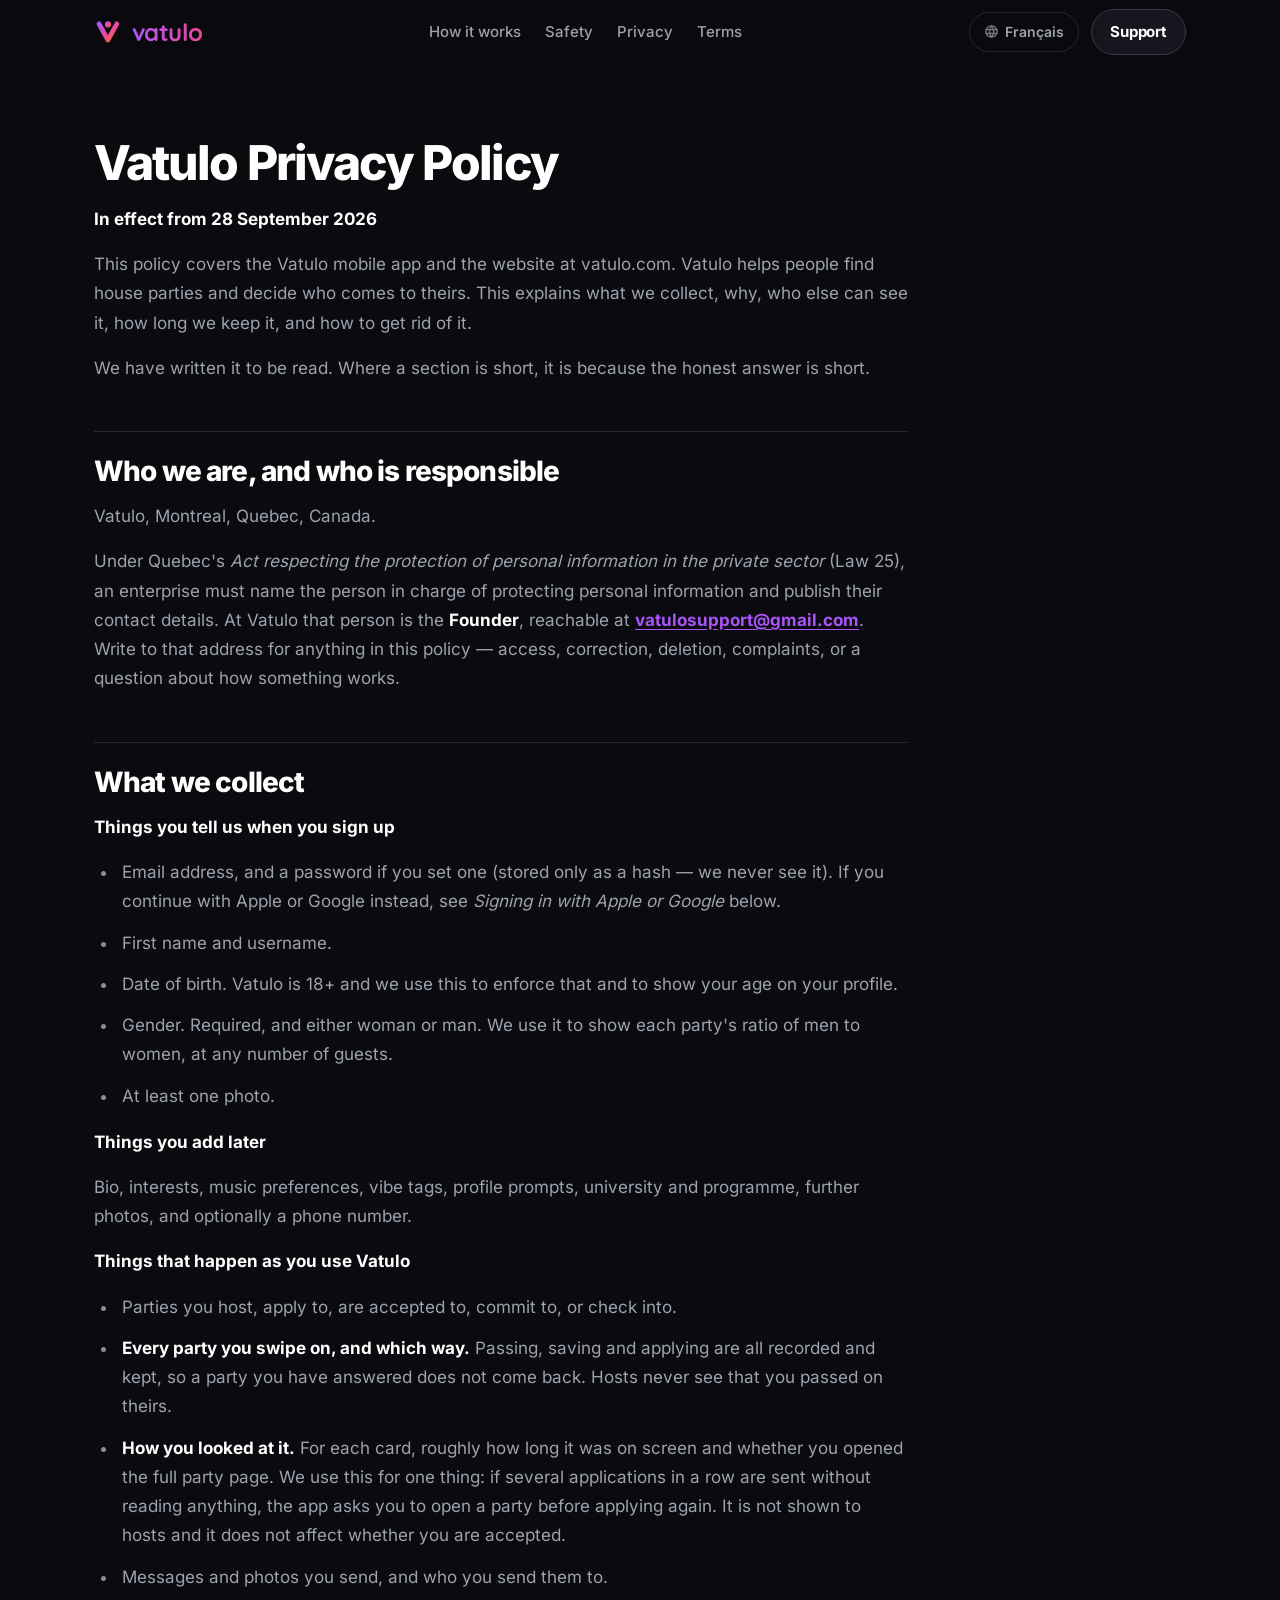
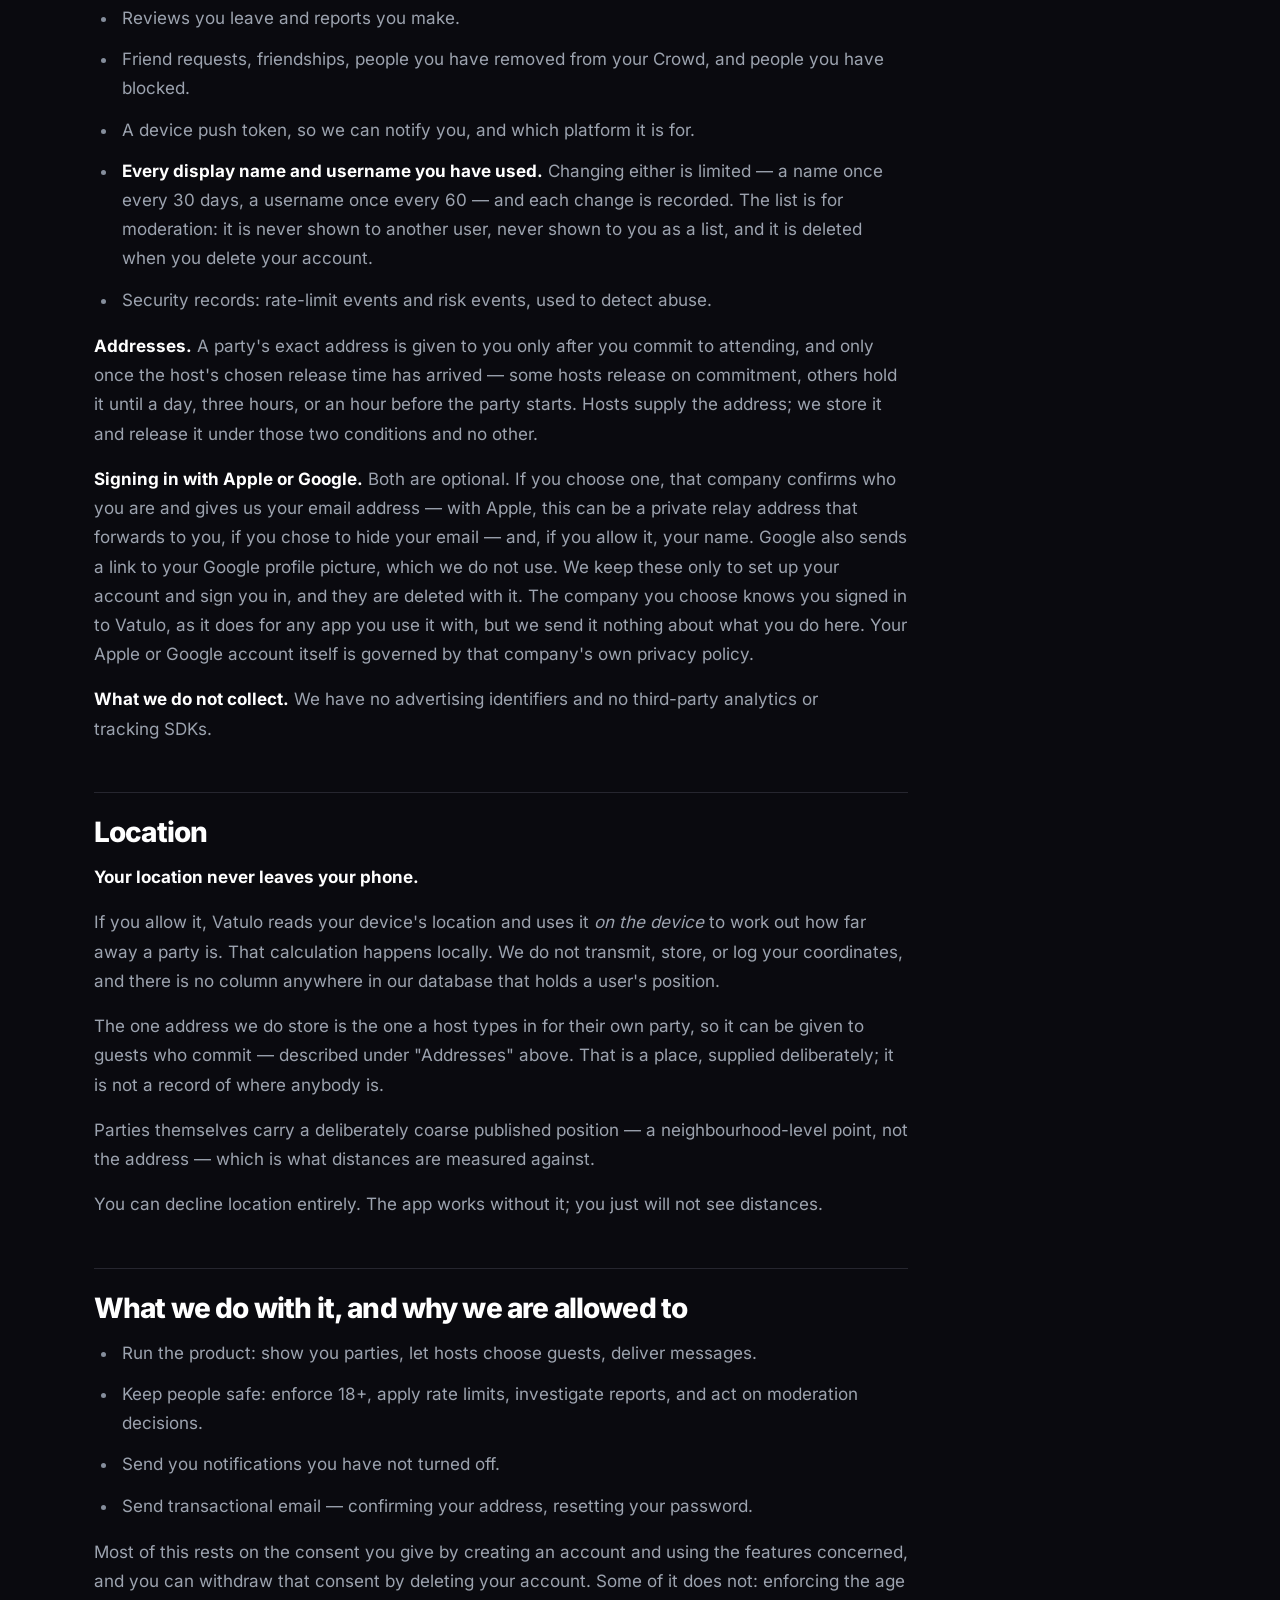
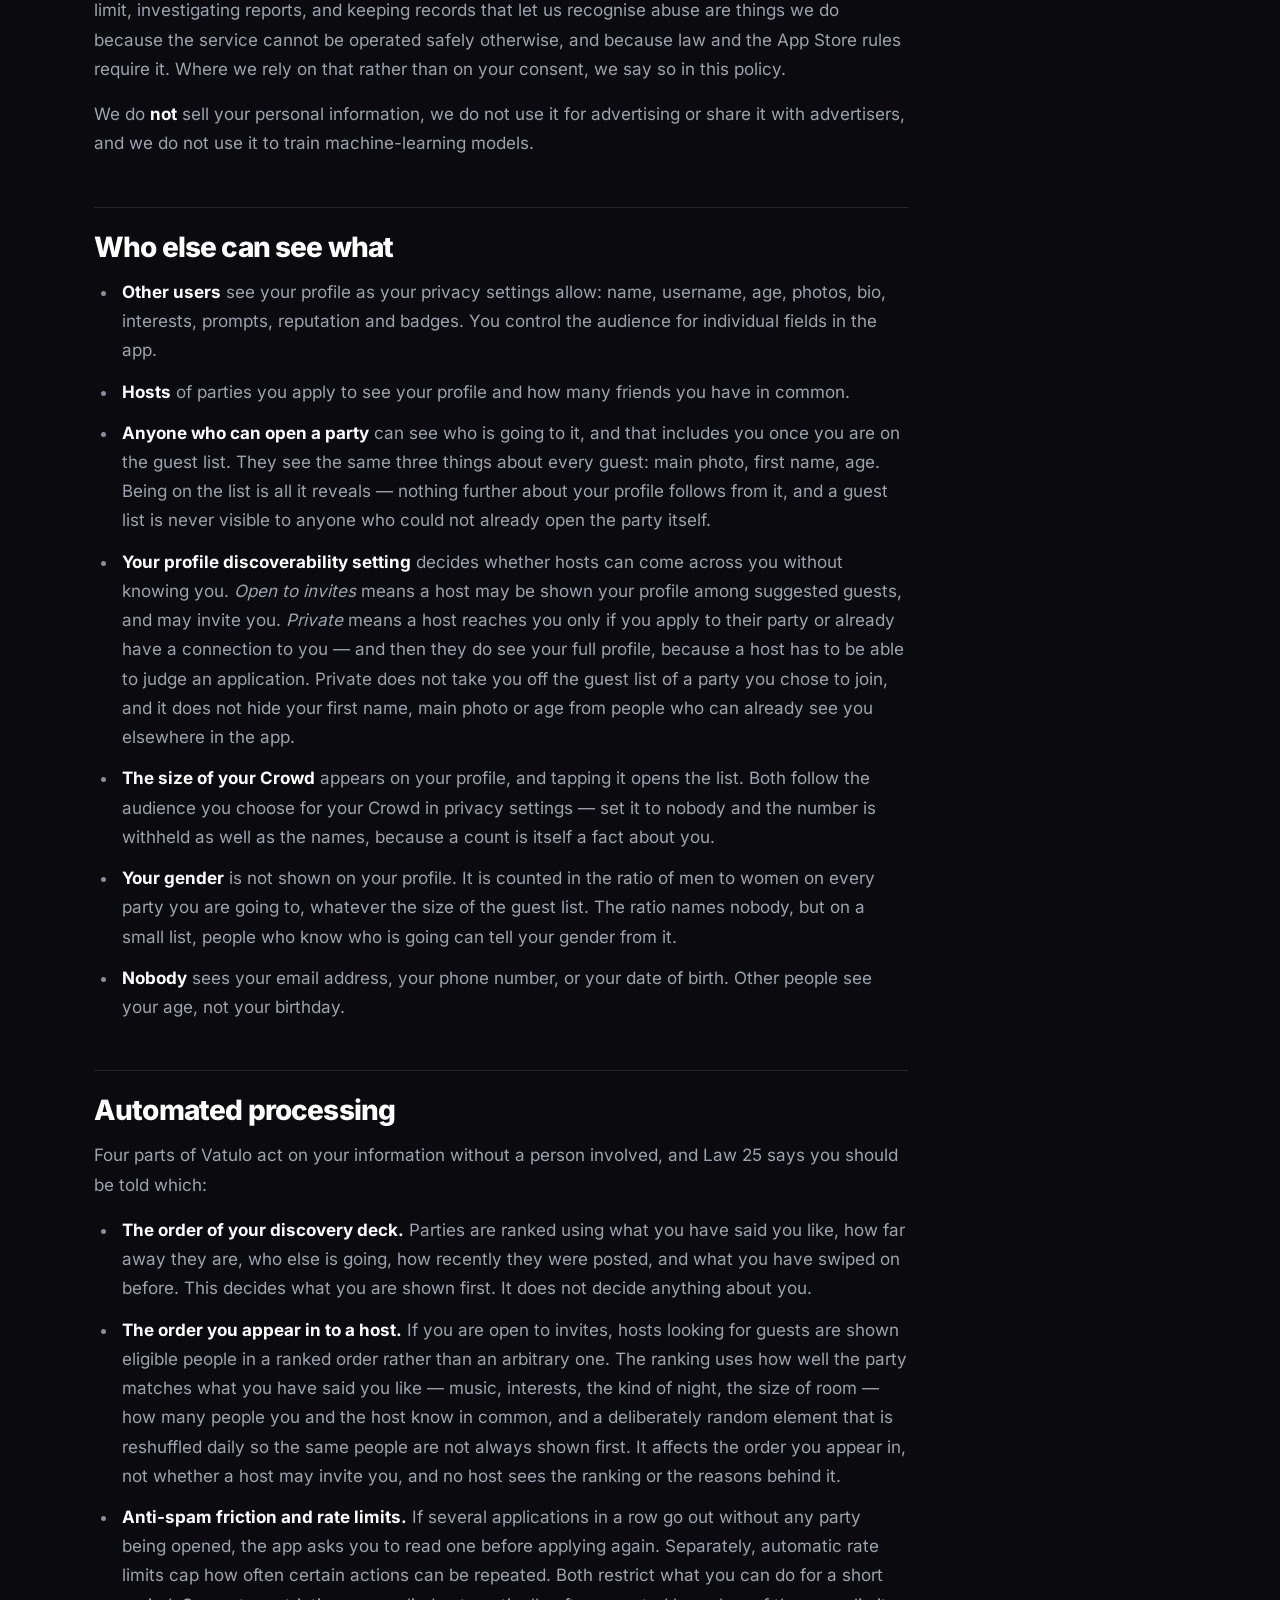
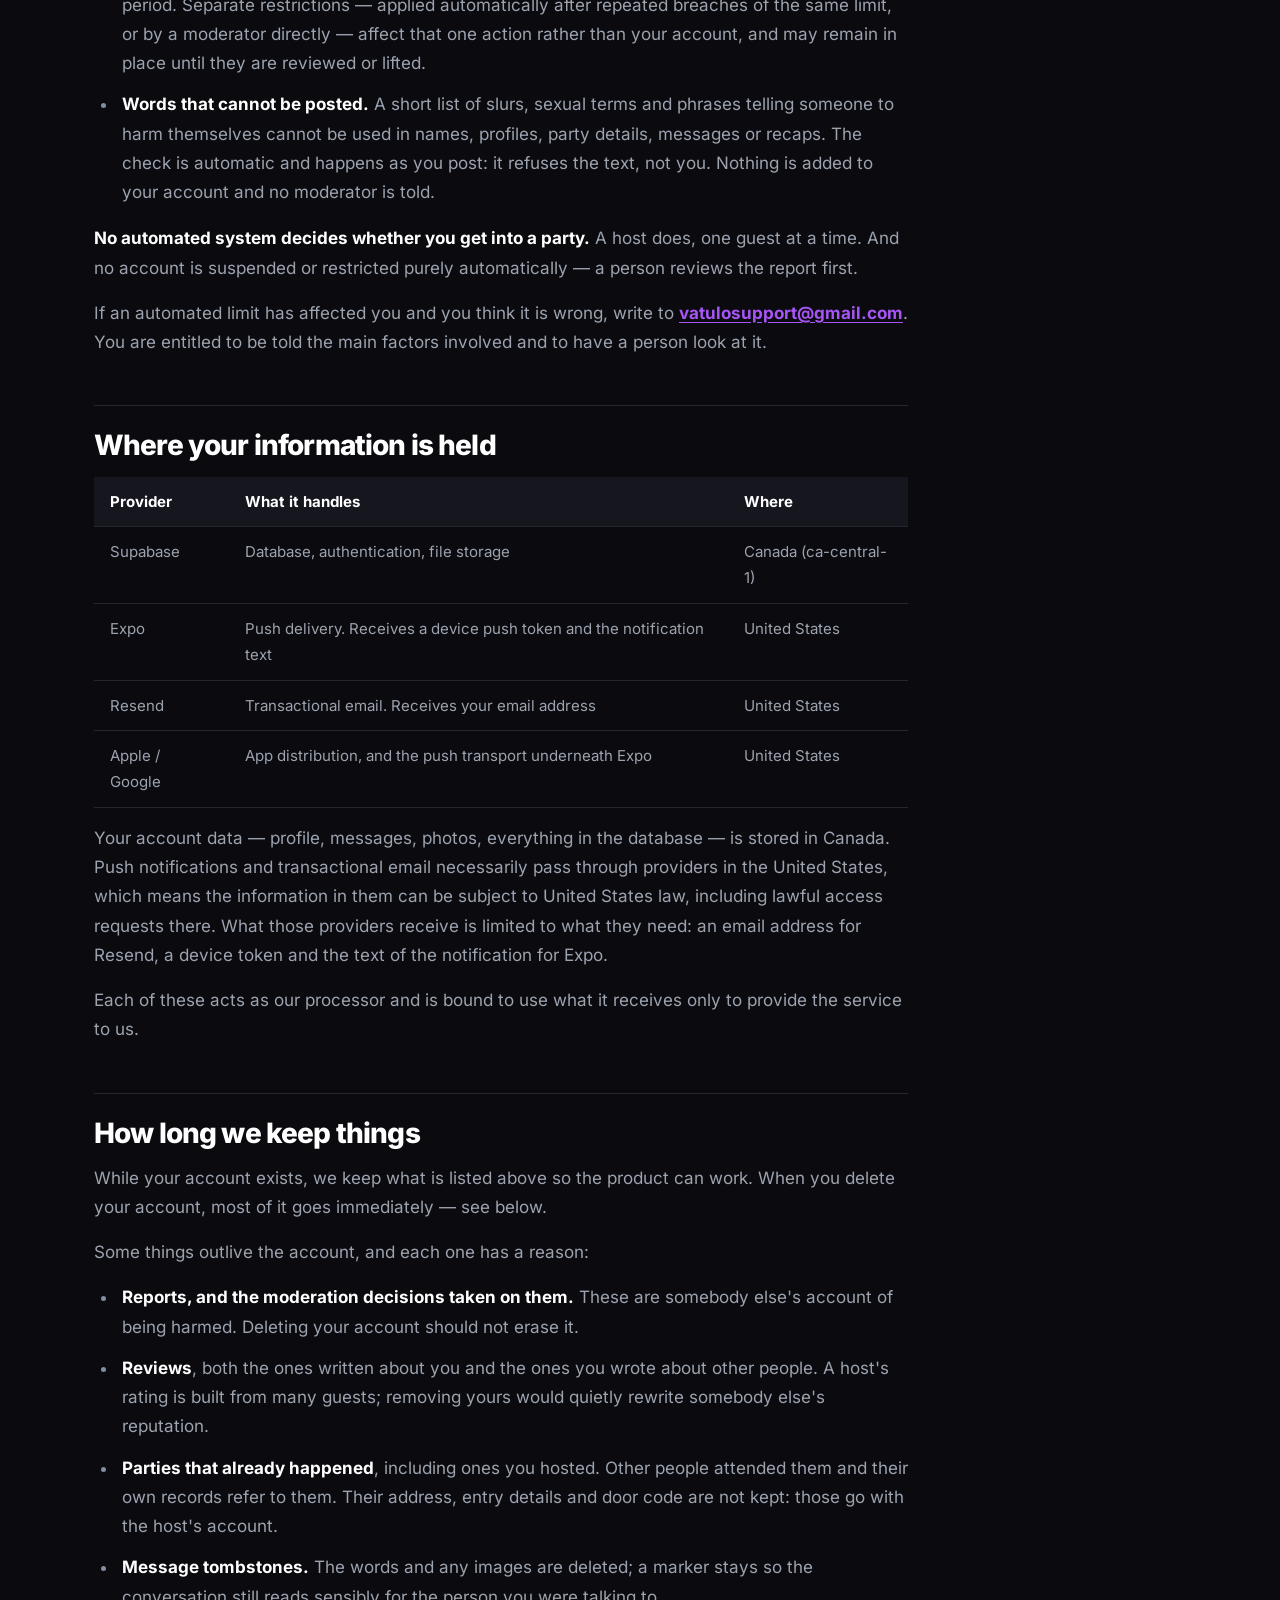
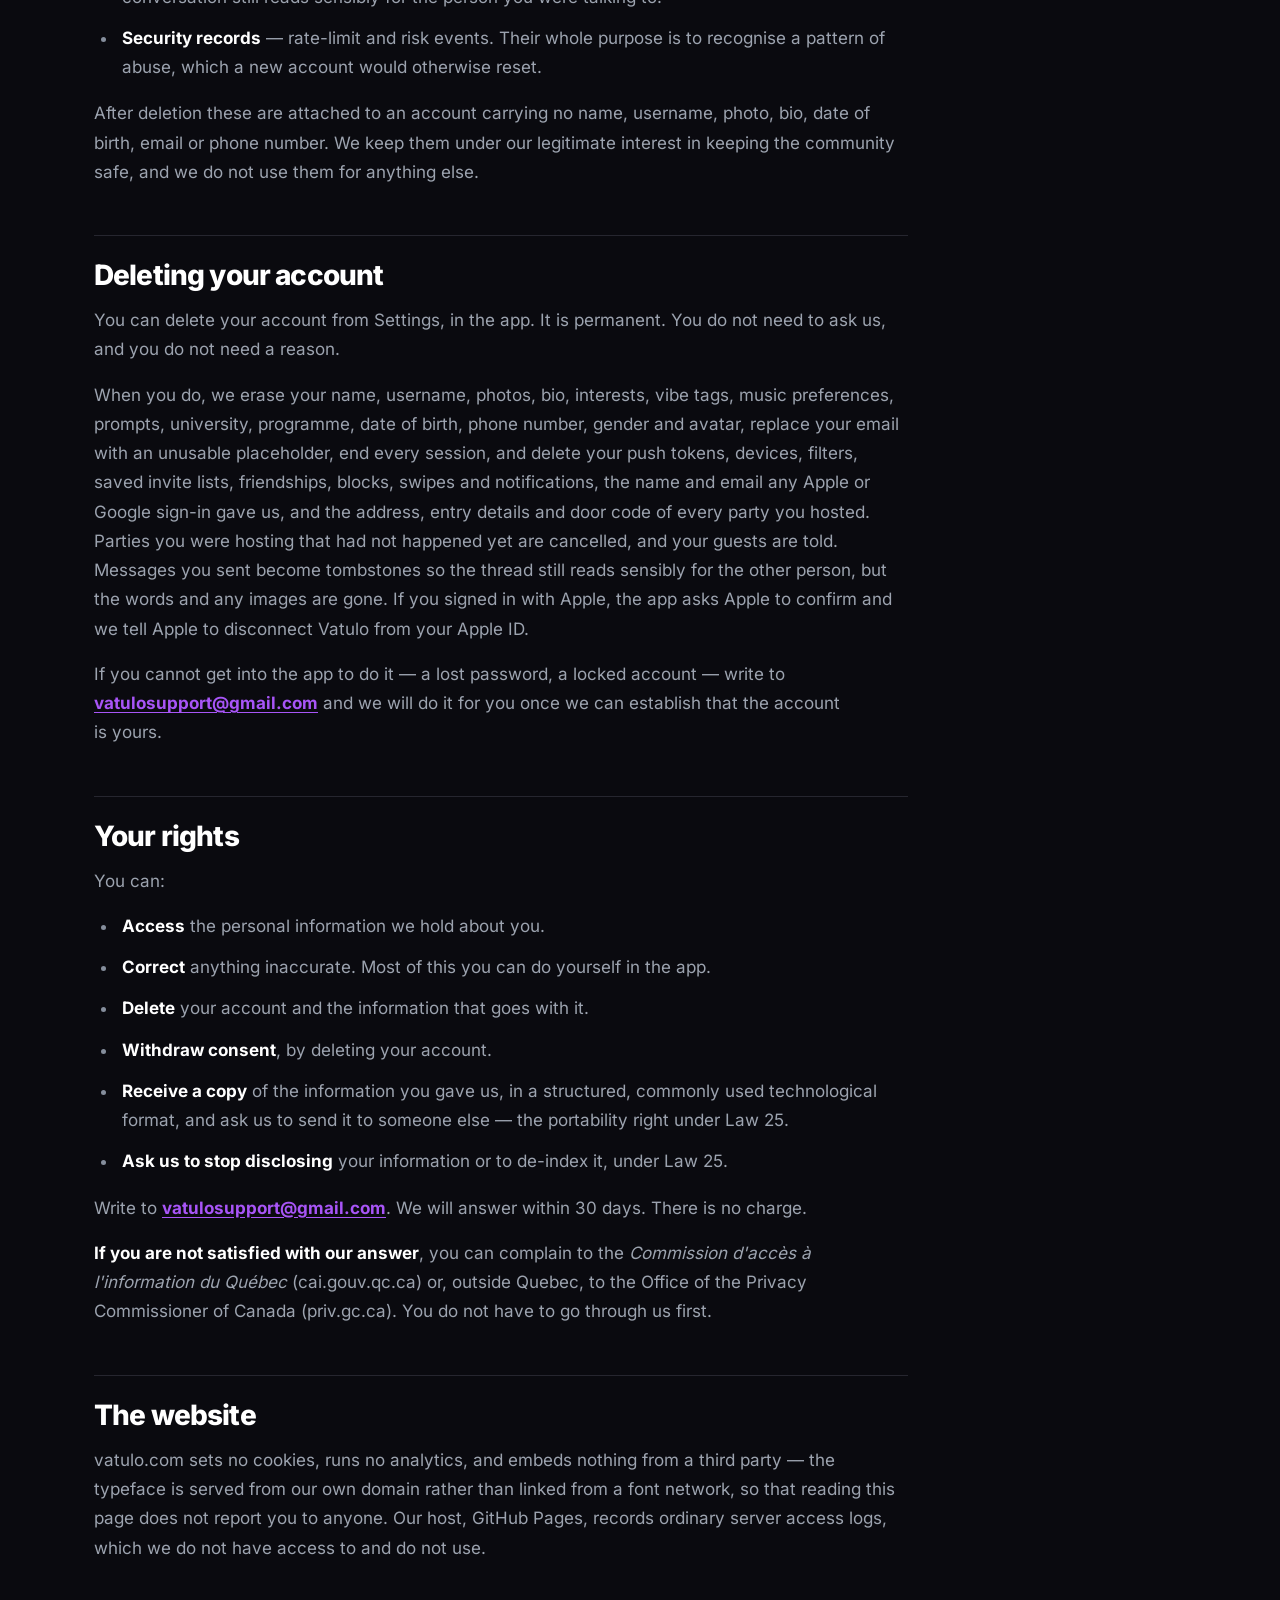
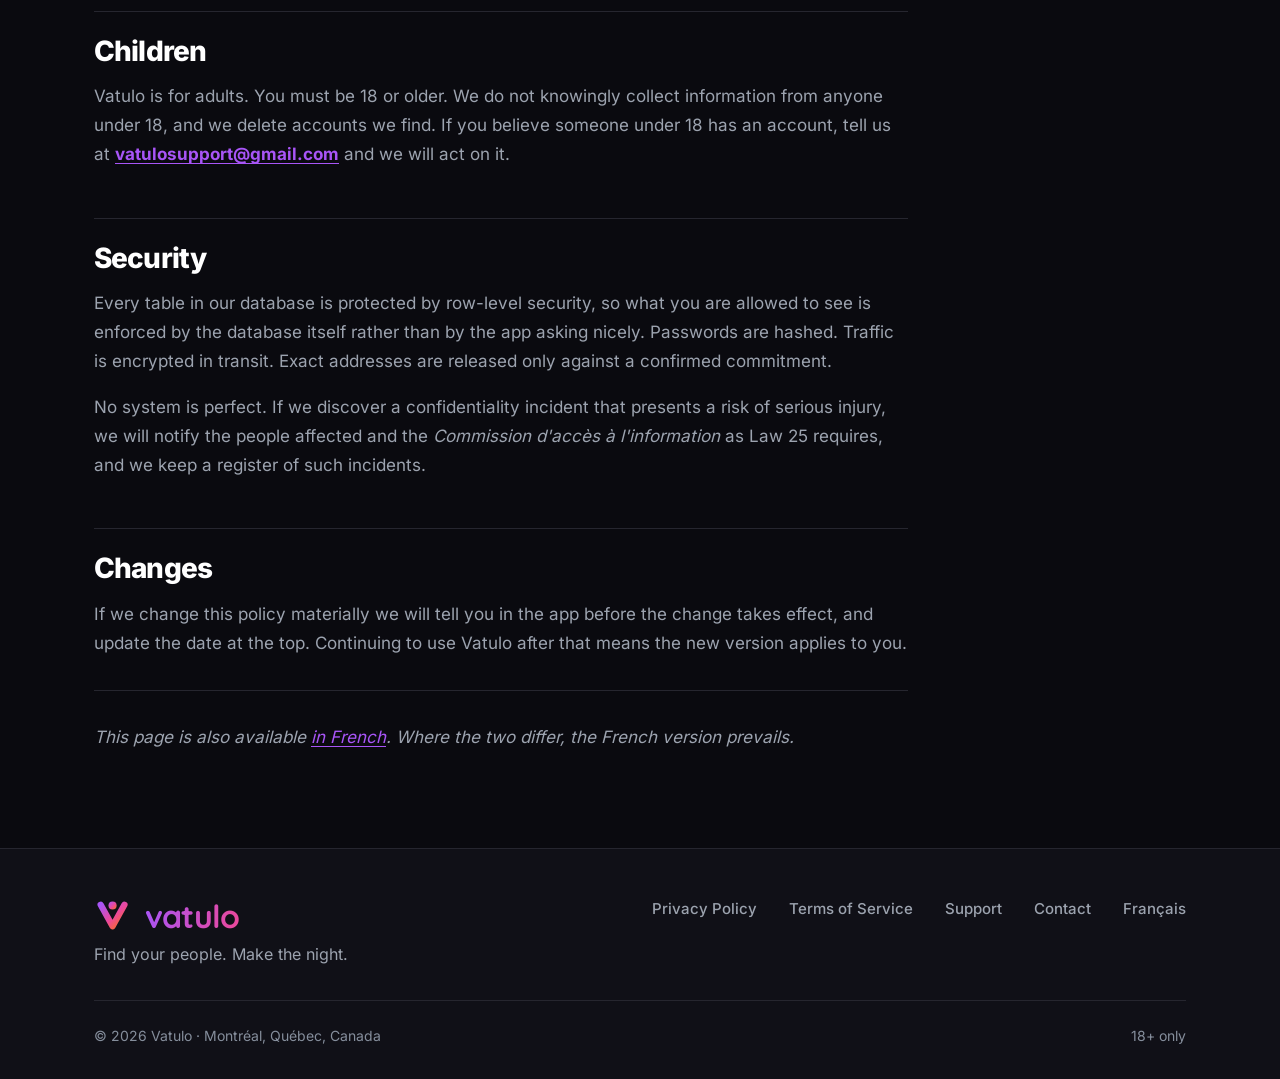
<file: privacy/index.html>
<!doctype html>
<html lang="en">
<head>
<meta charset="utf-8">
<meta name="viewport" content="width=device-width, initial-scale=1">
<title>Privacy Policy — Vatulo</title>
<meta name="description" content="What Vatulo collects, why, who else can see it, and how to get rid of it. Your location never leaves your phone.">
<link rel="canonical" href="https://vatulo.com/privacy/">

<!-- Both languages of this document declare each other, and x-default points
     at French: under the Charter of the French language the French version is
     the one presented first, and a search engine with no language preference
     should land on it. -->
<link rel="alternate" hreflang="en" href="https://vatulo.com/privacy/">
<link rel="alternate" hreflang="fr" href="https://vatulo.com/fr/confidentialite/">
<link rel="alternate" hreflang="x-default" href="https://vatulo.com/fr/confidentialite/">

<meta property="og:type" content="article">
<meta property="og:site_name" content="Vatulo">
<meta property="og:title" content="Privacy Policy — Vatulo">
<meta property="og:description" content="What Vatulo collects, why, who else can see it, and how to get rid of it. Your location never leaves your phone.">
<meta property="og:url" content="https://vatulo.com/privacy/">
<meta property="og:locale" content="en_CA">
<meta name="theme-color" content="#0a0a0f">

<link rel="icon" href="../assets/img/favicon.png" sizes="48x48">
<link rel="apple-touch-icon" href="../assets/img/app-icon.png">
<link rel="stylesheet" href="../assets/css/site.css">
</head>
<body>

<svg width="0" height="0" aria-hidden="true" focusable="false" style="position:absolute">
  <defs>
    <linearGradient id="vatuloGradient" x1="0" y1="0" x2="1" y2="1">
      <stop offset="0" stop-color="#a855f7"/>
      <stop offset="0.55" stop-color="#ec4899"/>
      <stop offset="1" stop-color="#f97316"/>
    </linearGradient>
    <!-- A V with a dot over it, which is also a person with their arms up.
         The dot clears both arms on purpose: any lower and head, arms and body
         fuse into one blob by the time the mark is 16px wide. -->
    <g id="vatuloMark" fill="url(#vatuloGradient)">
      <circle cx="50" cy="23" r="11"/>
      <path d="M18 21 L50 79 L82 21" fill="none" stroke="url(#vatuloGradient)"
            stroke-width="17" stroke-linecap="round" stroke-linejoin="round"/>
    </g>
  </defs>
</svg>

<!-- Generated by tools/build-legal.mjs from the Markdown in legal/. Edit the
     Markdown, re-run the script, and commit both. -->

<a class="skip" href="#main">Skip to content</a>

<header class="header" id="header">
  <div class="wrap header__inner">
    <a class="brand" href="../en/" aria-label="Vatulo — home"><svg class="symbol" viewBox="0 0 100 100" aria-hidden="true" focusable="false"><use href="#vatuloMark"/></svg><span class="wordmark">vatulo</span></a>
    <nav class="nav" aria-label="Primary">
      <a href="../en/#how">How it works</a>
      <a href="../en/#safety">Safety</a>
      <a href="../privacy/">Privacy</a>
      <a href="../terms/">Terms</a>
    </nav>
    <div class="header__end">
      <a class="lang" href="../fr/confidentialite/" hreflang="fr" lang="fr" title="Lire cette page en français">
        <svg width="15" height="15" viewBox="0 0 24 24" fill="none" stroke="currentColor" stroke-width="2" stroke-linecap="round" stroke-linejoin="round" aria-hidden="true"><circle cx="12" cy="12" r="9"/><path d="M3.2 9h17.6M3.2 15h17.6"/><path d="M12 3a15 15 0 0 1 0 18 15 15 0 0 1 0-18Z"/></svg>
        <span>Français</span>
      </a>
      <a class="btn btn--ghost btn--sm" href="../support/">Support</a>
    </div>
  </div>
</header>

<main id="main" class="wrap page-head">
  <article class="prose">
<h1>Vatulo Privacy Policy</h1>
<p><strong>In effect from 28 September 2026</strong></p>
<p>This policy covers the Vatulo mobile app and the website at vatulo.com. Vatulo helps people find house parties and decide who comes to theirs. This explains what we collect, why, who else can see it, how long we keep it, and how to get rid of it.</p>
<p>We have written it to be read. Where a section is short, it is because the honest answer is short.</p>
<h2>Who we are, and who is responsible</h2>
<p>Vatulo, Montreal, Quebec, Canada.</p>
<p>Under Quebec's <em>Act respecting the protection of personal information in the private sector</em> (Law 25), an enterprise must name the person in charge of protecting personal information and publish their contact details. At Vatulo that person is the <strong>Founder</strong>, reachable at <strong><a href="mailto:vatulosupport@gmail.com">vatulosupport@gmail.com</a></strong>. Write to that address for anything in this policy — access, correction, deletion, complaints, or a question about how something works.</p>
<h2>What we collect</h2>
<p><strong>Things you tell us when you sign up</strong></p>
<ul>
<li>Email address, and a password if you set one (stored only as a hash — we never see it). If you continue with Apple or Google instead, see <em>Signing in with Apple or Google</em> below.</li>
<li>First name and username.</li>
<li>Date of birth. Vatulo is 18+ and we use this to enforce that and to show your age on your profile.</li>
<li>Gender. Required, and either woman or man. We use it to show each party's ratio of men to women, at any number of guests.</li>
<li>At least one photo.</li>
</ul>
<p><strong>Things you add later</strong></p>
<p>Bio, interests, music preferences, vibe tags, profile prompts, university and programme, further photos, and optionally a phone number.</p>
<p><strong>Things that happen as you use Vatulo</strong></p>
<ul>
<li>Parties you host, apply to, are accepted to, commit to, or check into.</li>
<li><strong>Every party you swipe on, and which way.</strong> Passing, saving and applying are all recorded and kept, so a party you have answered does not come back. Hosts never see that you passed on theirs.</li>
<li><strong>How you looked at it.</strong> For each card, roughly how long it was on screen and whether you opened the full party page. We use this for one thing: if several applications in a row are sent without reading anything, the app asks you to open a party before applying again. It is not shown to hosts and it does not affect whether you are accepted.</li>
<li>Messages and photos you send, and who you send them to.</li>
<li>Reviews you leave and reports you make.</li>
<li>Friend requests, friendships, people you have removed from your Crowd, and people you have blocked.</li>
<li>A device push token, so we can notify you, and which platform it is for.</li>
<li><strong>Every display name and username you have used.</strong> Changing either is limited — a name once every 30 days, a username once every 60 — and each change is recorded. The list is for moderation: it is never shown to another user, never shown to you as a list, and it is deleted when you delete your account.</li>
<li>Security records: rate-limit events and risk events, used to detect abuse.</li>
</ul>
<p><strong>Addresses.</strong> A party's exact address is given to you only after you commit to attending, and only once the host's chosen release time has arrived — some hosts release on commitment, others hold it until a day, three hours, or an hour before the party starts. Hosts supply the address; we store it and release it under those two conditions and no other.</p>
<p><strong>Signing in with Apple or Google.</strong> Both are optional. If you choose one, that company confirms who you are and gives us your email address — with Apple, this can be a private relay address that forwards to you, if you chose to hide your email — and, if you allow it, your name. Google also sends a link to your Google profile picture, which we do not use. We keep these only to set up your account and sign you in, and they are deleted with it. The company you choose knows you signed in to Vatulo, as it does for any app you use it with, but we send it nothing about what you do here. Your Apple or Google account itself is governed by that company's own privacy policy.</p>
<p><strong>What we do not collect.</strong> We have no advertising identifiers and no third-party analytics or tracking SDKs.</p>
<h2>Location</h2>
<p><strong>Your location never leaves your phone.</strong></p>
<p>If you allow it, Vatulo reads your device's location and uses it <em>on the device</em> to work out how far away a party is. That calculation happens locally. We do not transmit, store, or log your coordinates, and there is no column anywhere in our database that holds a user's position.</p>
<p>The one address we do store is the one a host types in for their own party, so it can be given to guests who commit — described under &quot;Addresses&quot; above. That is a place, supplied deliberately; it is not a record of where anybody is.</p>
<p>Parties themselves carry a deliberately coarse published position — a neighbourhood-level point, not the address — which is what distances are measured against.</p>
<p>You can decline location entirely. The app works without it; you just will not see distances.</p>
<h2>What we do with it, and why we are allowed to</h2>
<ul>
<li>Run the product: show you parties, let hosts choose guests, deliver messages.</li>
<li>Keep people safe: enforce 18+, apply rate limits, investigate reports, and act on moderation decisions.</li>
<li>Send you notifications you have not turned off.</li>
<li>Send transactional email — confirming your address, resetting your password.</li>
</ul>
<p>Most of this rests on the consent you give by creating an account and using the features concerned, and you can withdraw that consent by deleting your account. Some of it does not: enforcing the age limit, investigating reports, and keeping records that let us recognise abuse are things we do because the service cannot be operated safely otherwise, and because law and the App Store rules require it. Where we rely on that rather than on your consent, we say so in this policy.</p>
<p>We do <strong>not</strong> sell your personal information, we do not use it for advertising or share it with advertisers, and we do not use it to train machine-learning models.</p>
<h2>Who else can see what</h2>
<ul>
<li><strong>Other users</strong> see your profile as your privacy settings allow: name, username, age, photos, bio, interests, prompts, reputation and badges. You control the audience for individual fields in the app.</li>
<li><strong>Hosts</strong> of parties you apply to see your profile and how many friends you have in common.</li>
<li><strong>Anyone who can open a party</strong> can see who is going to it, and that includes you once you are on the guest list. They see the same three things about every guest: main photo, first name, age. Being on the list is all it reveals — nothing further about your profile follows from it, and a guest list is never visible to anyone who could not already open the party itself.</li>
<li><strong>Your profile discoverability setting</strong> decides whether hosts can come across you without knowing you. <em>Open to invites</em> means a host may be shown your profile among suggested guests, and may invite you. <em>Private</em> means a host reaches you only if you apply to their party or already have a connection to you — and then they do see your full profile, because a host has to be able to judge an application. Private does not take you off the guest list of a party you chose to join, and it does not hide your first name, main photo or age from people who can already see you elsewhere in the app.</li>
<li><strong>The size of your Crowd</strong> appears on your profile, and tapping it opens the list. Both follow the audience you choose for your Crowd in privacy settings — set it to nobody and the number is withheld as well as the names, because a count is itself a fact about you.</li>
<li><strong>Your gender</strong> is not shown on your profile. It is counted in the ratio of men to women on every party you are going to, whatever the size of the guest list. The ratio names nobody, but on a small list, people who know who is going can tell your gender from it.</li>
<li><strong>Nobody</strong> sees your email address, your phone number, or your date of birth. Other people see your age, not your birthday.</li>
</ul>
<h2>Automated processing</h2>
<p>Four parts of Vatulo act on your information without a person involved, and Law 25 says you should be told which:</p>
<ul>
<li><strong>The order of your discovery deck.</strong> Parties are ranked using what you have said you like, how far away they are, who else is going, how recently they were posted, and what you have swiped on before. This decides what you are shown first. It does not decide anything about you.</li>
<li><strong>The order you appear in to a host.</strong> If you are open to invites, hosts looking for guests are shown eligible people in a ranked order rather than an arbitrary one. The ranking uses how well the party matches what you have said you like — music, interests, the kind of night, the size of room — how many people you and the host know in common, and a deliberately random element that is reshuffled daily so the same people are not always shown first. It affects the order you appear in, not whether a host may invite you, and no host sees the ranking or the reasons behind it.</li>
<li><strong>Anti-spam friction and rate limits.</strong> If several applications in a row go out without any party being opened, the app asks you to read one before applying again. Separately, automatic rate limits cap how often certain actions can be repeated. Both restrict what you can do for a short period. Separate restrictions — applied automatically after repeated breaches of the same limit, or by a moderator directly — affect that one action rather than your account, and may remain in place until they are reviewed or lifted.</li>
<li><strong>Words that cannot be posted.</strong> A short list of slurs, sexual terms and phrases telling someone to harm themselves cannot be used in names, profiles, party details, messages or recaps. The check is automatic and happens as you post: it refuses the text, not you. Nothing is added to your account and no moderator is told.</li>
</ul>
<p><strong>No automated system decides whether you get into a party.</strong> A host does, one guest at a time. And no account is suspended or restricted purely automatically — a person reviews the report first.</p>
<p>If an automated limit has affected you and you think it is wrong, write to <strong><a href="mailto:vatulosupport@gmail.com">vatulosupport@gmail.com</a></strong>. You are entitled to be told the main factors involved and to have a person look at it.</p>
<h2>Where your information is held</h2>
<div class="table-scroll">
<table>
<thead><tr><th scope="col">Provider</th><th scope="col">What it handles</th><th scope="col">Where</th></tr></thead>
<tbody>
<tr><td>Supabase</td><td>Database, authentication, file storage</td><td>Canada (ca-central-1)</td></tr>
<tr><td>Expo</td><td>Push delivery. Receives a device push token and the notification text</td><td>United States</td></tr>
<tr><td>Resend</td><td>Transactional email. Receives your email address</td><td>United States</td></tr>
<tr><td>Apple / Google</td><td>App distribution, and the push transport underneath Expo</td><td>United States</td></tr>
</tbody>
</table>
</div>
<p>Your account data — profile, messages, photos, everything in the database — is stored in Canada. Push notifications and transactional email necessarily pass through providers in the United States, which means the information in them can be subject to United States law, including lawful access requests there. What those providers receive is limited to what they need: an email address for Resend, a device token and the text of the notification for Expo.</p>
<p>Each of these acts as our processor and is bound to use what it receives only to provide the service to us.</p>
<h2>How long we keep things</h2>
<p>While your account exists, we keep what is listed above so the product can work. When you delete your account, most of it goes immediately — see below.</p>
<p>Some things outlive the account, and each one has a reason:</p>
<ul>
<li><strong>Reports, and the moderation decisions taken on them.</strong> These are somebody else's account of being harmed. Deleting your account should not erase it.</li>
<li><strong>Reviews</strong>, both the ones written about you and the ones you wrote about other people. A host's rating is built from many guests; removing yours would quietly rewrite somebody else's reputation.</li>
<li><strong>Parties that already happened</strong>, including ones you hosted. Other people attended them and their own records refer to them. Their address, entry details and door code are not kept: those go with the host's account.</li>
<li><strong>Message tombstones.</strong> The words and any images are deleted; a marker stays so the conversation still reads sensibly for the person you were talking to.</li>
<li><strong>Security records</strong> — rate-limit and risk events. Their whole purpose is to recognise a pattern of abuse, which a new account would otherwise reset.</li>
</ul>
<p>After deletion these are attached to an account carrying no name, username, photo, bio, date of birth, email or phone number. We keep them under our legitimate interest in keeping the community safe, and we do not use them for anything else.</p>
<h2>Deleting your account</h2>
<p>You can delete your account from Settings, in the app. It is permanent. You do not need to ask us, and you do not need a reason.</p>
<p>When you do, we erase your name, username, photos, bio, interests, vibe tags, music preferences, prompts, university, programme, date of birth, phone number, gender and avatar, replace your email with an unusable placeholder, end every session, and delete your push tokens, devices, filters, saved invite lists, friendships, blocks, swipes and notifications, the name and email any Apple or Google sign-in gave us, and the address, entry details and door code of every party you hosted. Parties you were hosting that had not happened yet are cancelled, and your guests are told. Messages you sent become tombstones so the thread still reads sensibly for the other person, but the words and any images are gone. If you signed in with Apple, the app asks Apple to confirm and we tell Apple to disconnect Vatulo from your Apple ID.</p>
<p>If you cannot get into the app to do it — a lost password, a locked account — write to <strong><a href="mailto:vatulosupport@gmail.com">vatulosupport@gmail.com</a></strong> and we will do it for you once we can establish that the account is yours.</p>
<h2>Your rights</h2>
<p>You can:</p>
<ul>
<li><strong>Access</strong> the personal information we hold about you.</li>
<li><strong>Correct</strong> anything inaccurate. Most of this you can do yourself in the app.</li>
<li><strong>Delete</strong> your account and the information that goes with it.</li>
<li><strong>Withdraw consent</strong>, by deleting your account.</li>
<li><strong>Receive a copy</strong> of the information you gave us, in a structured, commonly used technological format, and ask us to send it to someone else — the portability right under Law 25.</li>
<li><strong>Ask us to stop disclosing</strong> your information or to de-index it, under Law 25.</li>
</ul>
<p>Write to <strong><a href="mailto:vatulosupport@gmail.com">vatulosupport@gmail.com</a></strong>. We will answer within 30 days. There is no charge.</p>
<p><strong>If you are not satisfied with our answer</strong>, you can complain to the <em>Commission d'accès à l'information du Québec</em> (cai.gouv.qc.ca) or, outside Quebec, to the Office of the Privacy Commissioner of Canada (priv.gc.ca). You do not have to go through us first.</p>
<h2>The website</h2>
<p>vatulo.com sets no cookies, runs no analytics, and embeds nothing from a third party — the typeface is served from our own domain rather than linked from a font network, so that reading this page does not report you to anyone. Our host, GitHub Pages, records ordinary server access logs, which we do not have access to and do not use.</p>
<h2>Children</h2>
<p>Vatulo is for adults. You must be 18 or older. We do not knowingly collect information from anyone under 18, and we delete accounts we find. If you believe someone under 18 has an account, tell us at <strong><a href="mailto:vatulosupport@gmail.com">vatulosupport@gmail.com</a></strong> and we will act on it.</p>
<h2>Security</h2>
<p>Every table in our database is protected by row-level security, so what you are allowed to see is enforced by the database itself rather than by the app asking nicely. Passwords are hashed. Traffic is encrypted in transit. Exact addresses are released only against a confirmed commitment.</p>
<p>No system is perfect. If we discover a confidentiality incident that presents a risk of serious injury, we will notify the people affected and the <em>Commission d'accès à l'information</em> as Law 25 requires, and we keep a register of such incidents.</p>
<h2>Changes</h2>
<p>If we change this policy materially we will tell you in the app before the change takes effect, and update the date at the top. Continuing to use Vatulo after that means the new version applies to you.</p>
<hr>
<p><em>This page is also available <a href="../fr/confidentialite/">in French</a>. Where the two differ, the French version prevails.</em></p>
  </article>
</main>

<footer class="footer" style="margin-top:72px">
  <div class="wrap">
    <div class="footer__grid">
      <div class="stack stack--tight">
        <span class="brand brand--lg"><svg class="symbol" viewBox="0 0 100 100" aria-hidden="true" focusable="false"><use href="#vatuloMark"/></svg><span class="wordmark">vatulo</span></span>
        <p class="muted">Find your people. Make the night.</p>
      </div>

      <nav class="footer__links" aria-label="Footer">
        <a href="../privacy/">Privacy Policy</a>
        <a href="../terms/">Terms of Service</a>
        <a href="../support/">Support</a>
        <a href="mailto:vatulosupport@gmail.com">Contact</a>
        <a href="../fr/confidentialite/" hreflang="fr" lang="fr">Français</a>
      </nav>
    </div>

    <div class="footer__bottom">
      <span>&copy; 2026 Vatulo · Montréal, Québec, Canada</span>
      <span>18+ only</span>
    </div>
  </div>
</footer>

<script>
(function () {
  var header = document.getElementById('header');
  var onScroll = function () { header.dataset.scrolled = String(window.scrollY > 8); };
  addEventListener('scroll', onScroll, { passive: true });
  onScroll();
})();
</script>

</body>
</html>
</file>
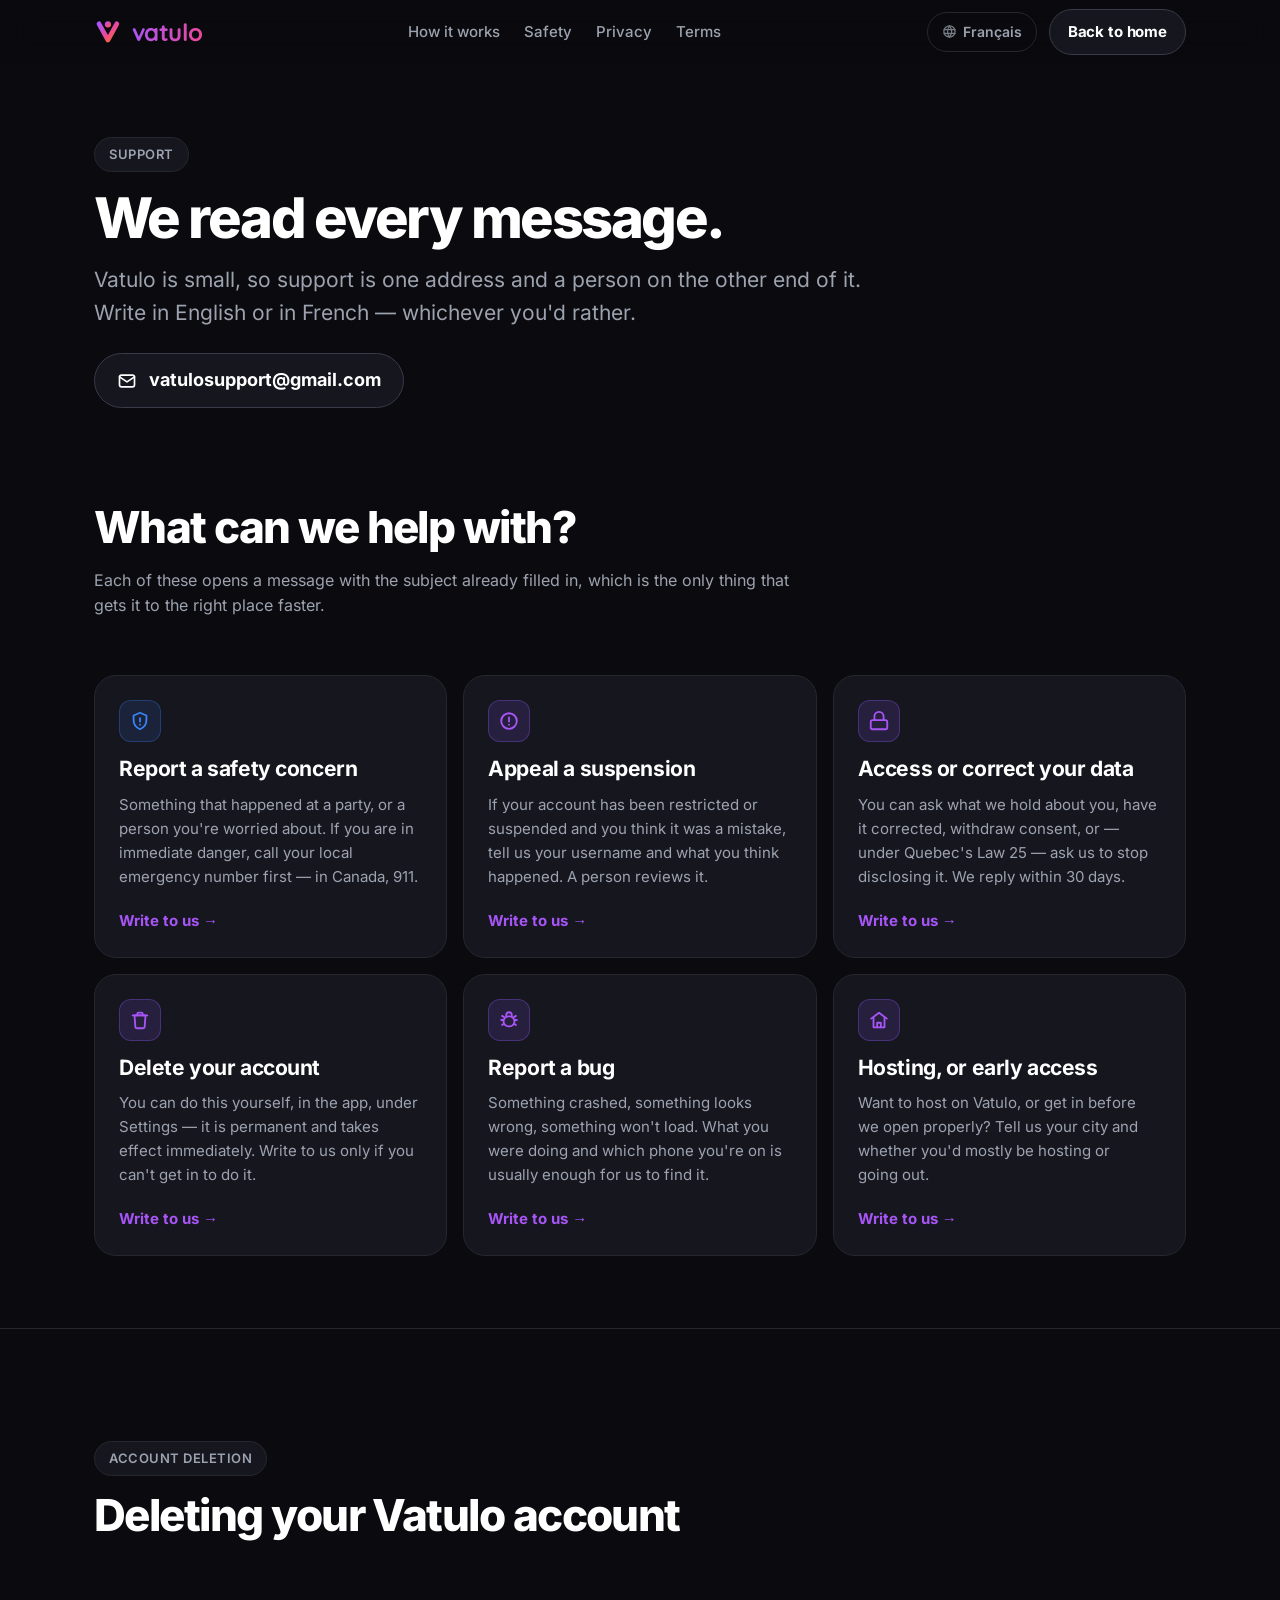
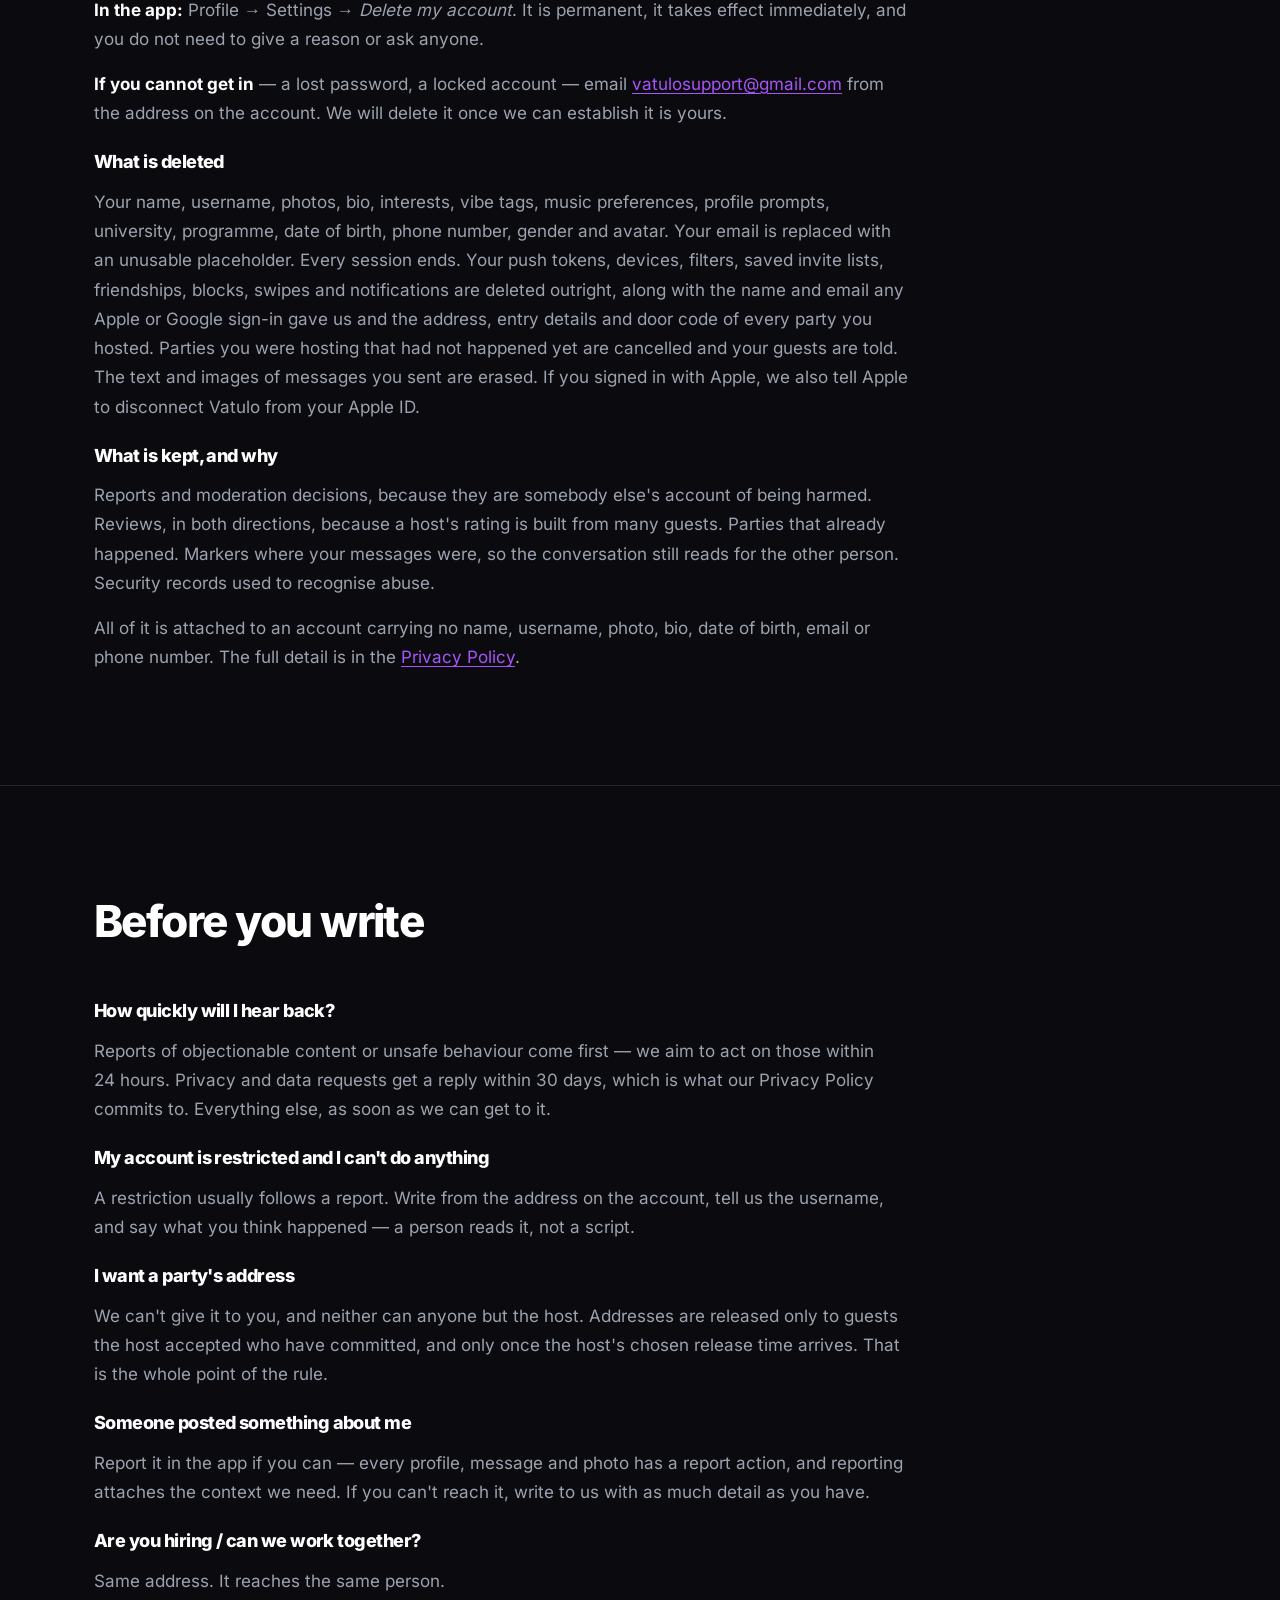
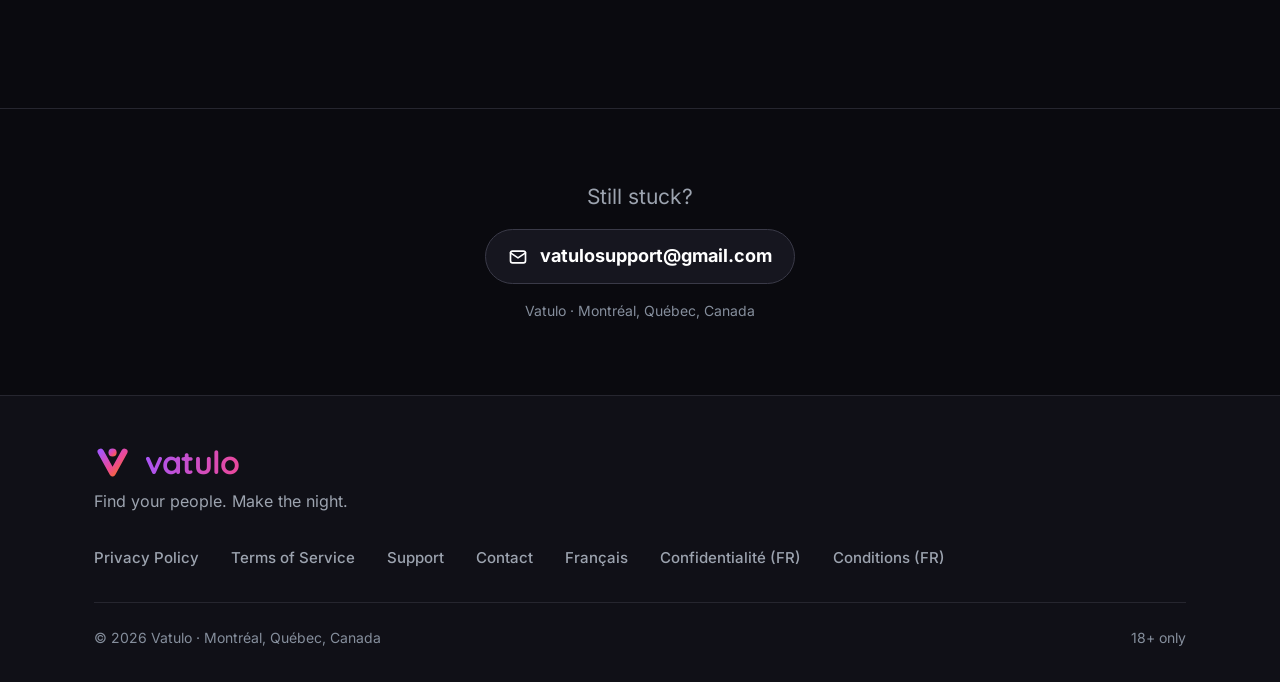
<file: support/index.html>
<!doctype html>
<html lang="en">
<head>
<meta charset="utf-8">
<meta name="viewport" content="width=device-width, initial-scale=1">
<title>Support — Vatulo</title>
<meta name="description" content="Get help with Vatulo. Report a safety concern, appeal a suspension, delete your account, or make a privacy request.">
<link rel="canonical" href="https://vatulo.com/support/">
<link rel="alternate" hreflang="en" href="https://vatulo.com/support/">
<link rel="alternate" hreflang="fr" href="https://vatulo.com/fr/soutien/">
<link rel="alternate" hreflang="x-default" href="https://vatulo.com/fr/soutien/">

<meta property="og:type" content="website">
<meta property="og:site_name" content="Vatulo">
<meta property="og:title" content="Support — Vatulo">
<meta property="og:description" content="Get help with Vatulo. Report a safety concern, appeal a suspension, delete your account, or make a privacy request.">
<meta property="og:url" content="https://vatulo.com/support/">
<meta name="theme-color" content="#0a0a0f">

<link rel="icon" href="../assets/img/favicon.png" sizes="48x48">
<link rel="apple-touch-icon" href="../assets/img/app-icon.png">
<link rel="stylesheet" href="../assets/css/site.css">
</head>
<body>

<svg width="0" height="0" aria-hidden="true" focusable="false" style="position:absolute">
  <defs>
    <linearGradient id="vatuloGradient" x1="0" y1="0" x2="1" y2="1">
      <stop offset="0" stop-color="#a855f7"/>
      <stop offset="0.55" stop-color="#ec4899"/>
      <stop offset="1" stop-color="#f97316"/>
    </linearGradient>
    <!-- A V with a dot over it, which is also a person with their arms up.
         The dot clears both arms on purpose: any lower and head, arms and body
         fuse into one blob by the time the mark is 16px wide. -->
    <g id="vatuloMark" fill="url(#vatuloGradient)">
      <circle cx="50" cy="23" r="11"/>
      <path d="M18 21 L50 79 L82 21" fill="none" stroke="url(#vatuloGradient)"
            stroke-width="17" stroke-linecap="round" stroke-linejoin="round"/>
    </g>
  </defs>
</svg>

<a class="skip" href="#main">Skip to content</a>

<header class="header" id="header">
  <div class="wrap header__inner">
    <a class="brand" href="../en/" aria-label="Vatulo — home"><svg class="symbol" viewBox="0 0 100 100" aria-hidden="true" focusable="false"><use href="#vatuloMark"/></svg><span class="wordmark">vatulo</span></a>
    <nav class="nav" aria-label="Primary">
      <a href="../en/#how">How it works</a>
      <a href="../en/#safety">Safety</a>
      <a href="../privacy/">Privacy</a>
      <a href="../terms/">Terms</a>
    </nav>
    <div class="header__end">
      <a class="lang" href="../fr/soutien/" hreflang="fr" lang="fr" title="Lire cette page en français">
        <svg width="15" height="15" viewBox="0 0 24 24" fill="none" stroke="currentColor" stroke-width="2" stroke-linecap="round" stroke-linejoin="round" aria-hidden="true"><circle cx="12" cy="12" r="9"/><path d="M3.2 9h17.6M3.2 15h17.6"/><path d="M12 3a15 15 0 0 1 0 18 15 15 0 0 1 0-18Z"/></svg>
        <span>Français</span>
      </a>
      <a class="btn btn--ghost btn--sm" href="../en/">Back to home</a>
    </div>
  </div>
</header>

<main id="main">

  <section class="wrap page-head">
    <div class="stack">
      <span class="eyebrow">Support</span>
      <h1 class="display" style="font-size:clamp(2.25rem,6vw,3.5rem)">We read every message.</h1>
      <p class="lede">
        Vatulo is small, so support is one address and a person on the other end
        of it. Write in English or in French — whichever you'd rather.
      </p>
      <div style="margin-top:8px">
        <a class="mail" href="mailto:vatulosupport@gmail.com">
          <svg width="20" height="20" viewBox="0 0 24 24" fill="none" stroke="currentColor" stroke-width="2" stroke-linecap="round" stroke-linejoin="round" aria-hidden="true"><rect x="3" y="5" width="18" height="14" rx="2.5"/><path d="m3 7 9 6 9-6"/></svg>
          vatulosupport@gmail.com
        </a>
      </div>
    </div>
  </section>

  <!-- ===================================================================
       Reasons to write, each one pre-addressed
       =================================================================== -->
  <section class="section section--tight">
    <div class="wrap">
      <div class="section__head">
        <h2 class="h2">What can we help with?</h2>
        <p class="muted">
          Each of these opens a message with the subject already filled in, which
          is the only thing that gets it to the right place faster.
        </p>
      </div>

      <div class="grid">

        <a class="contact-card" href="mailto:vatulosupport@gmail.com?subject=Safety%20concern&amp;body=Please%20tell%20us%20what%20happened%2C%20and%20include%20the%20username%20or%20party%20involved%20if%20you%20can.%0A%0A">
          <div class="card__icon card__icon--trust" aria-hidden="true" style="background:var(--trust-soft);border-color:var(--trust-soft-border);color:var(--trust)">
            <svg width="22" height="22" viewBox="0 0 24 24" fill="none" stroke="currentColor" stroke-width="2" stroke-linecap="round" stroke-linejoin="round"><path d="M12 3l7 3v5c0 4.5-2.9 8.3-7 10-4.1-1.7-7-5.5-7-10V6z"/><path d="M12 9v3.5"/><path d="M12 16h.01"/></svg>
          </div>
          <h3 class="h3">Report a safety concern</h3>
          <p>
            Something that happened at a party, or a person you're worried about.
            If you are in immediate danger, call your local emergency number
            first — in Canada, 911.
          </p>
          <span class="go">Write to us &rarr;</span>
        </a>

        <a class="contact-card" href="mailto:vatulosupport@gmail.com?subject=Account%20appeal&amp;body=My%20username%3A%20%0A%0AWhy%20I%20think%20this%20should%20be%20reviewed%3A%0A">
          <div class="card__icon" aria-hidden="true">
            <svg width="22" height="22" viewBox="0 0 24 24" fill="none" stroke="currentColor" stroke-width="2" stroke-linecap="round" stroke-linejoin="round"><circle cx="12" cy="12" r="8.5"/><path d="M12 8v4.5"/><path d="M12 16h.01"/></svg>
          </div>
          <h3 class="h3">Appeal a suspension</h3>
          <p>
            If your account has been restricted or suspended and you think it was
            a mistake, tell us your username and what you think happened. A
            person reviews it.
          </p>
          <span class="go">Write to us &rarr;</span>
        </a>

        <a class="contact-card" href="mailto:vatulosupport@gmail.com?subject=Privacy%20request&amp;body=My%20username%20or%20the%20email%20on%20my%20account%3A%20%0A%0AWhat%20I%27m%20asking%20for%20%28access%2C%20correction%2C%20deletion%2C%20withdrawing%20consent%2C%20de-indexing%29%3A%0A">
          <div class="card__icon" aria-hidden="true">
            <svg width="22" height="22" viewBox="0 0 24 24" fill="none" stroke="currentColor" stroke-width="2" stroke-linecap="round" stroke-linejoin="round"><rect x="3" y="11" width="18" height="10" rx="2"/><path d="M7 11V7a5 5 0 0 1 10 0v4"/></svg>
          </div>
          <h3 class="h3">Access or correct your data</h3>
          <p>
            You can ask what we hold about you, have it corrected, withdraw
            consent, or — under Quebec's Law&nbsp;25 — ask us to stop disclosing
            it. We reply within 30 days.
          </p>
          <span class="go">Write to us &rarr;</span>
        </a>

        <a class="contact-card" href="mailto:vatulosupport@gmail.com?subject=Deleting%20my%20account&amp;body=My%20username%3A%20%0A%0A">
          <div class="card__icon" aria-hidden="true">
            <svg width="22" height="22" viewBox="0 0 24 24" fill="none" stroke="currentColor" stroke-width="2" stroke-linecap="round" stroke-linejoin="round"><path d="M4 7h16"/><path d="M9 7V5.5A1.5 1.5 0 0 1 10.5 4h3A1.5 1.5 0 0 1 15 5.5V7"/><path d="M6 7h12l-.9 12.1A2 2 0 0 1 15.1 21H8.9a2 2 0 0 1-2-1.9z"/></svg>
          </div>
          <h3 class="h3">Delete your account</h3>
          <p>
            You can do this yourself, in the app, under Settings — it is
            permanent and takes effect immediately. Write to us only if you can't
            get in to do it.
          </p>
          <span class="go">Write to us &rarr;</span>
        </a>

        <a class="contact-card" href="mailto:vatulosupport@gmail.com?subject=Something%27s%20broken&amp;body=What%20I%20was%20doing%3A%0A%0AWhat%20happened%20instead%3A%0A%0APhone%20and%20OS%20version%20%28e.g.%20iPhone%2015%2C%20iOS%2018%29%3A%0A">
          <div class="card__icon" aria-hidden="true">
            <svg width="22" height="22" viewBox="0 0 24 24" fill="none" stroke="currentColor" stroke-width="2" stroke-linecap="round" stroke-linejoin="round"><rect x="6" y="8" width="12" height="11" rx="5.5"/><path d="M9 8V6.5a3 3 0 0 1 6 0V8"/><path d="M3.5 12H6M18 12h2.5M4.5 17.5 6.5 16M19.5 17.5 17.5 16M4.5 7.5 6.8 9M19.5 7.5 17.2 9"/></svg>
          </div>
          <h3 class="h3">Report a bug</h3>
          <p>
            Something crashed, something looks wrong, something won't load. What
            you were doing and which phone you're on is usually enough for us to
            find it.
          </p>
          <span class="go">Write to us &rarr;</span>
        </a>

        <a class="contact-card" href="mailto:vatulosupport@gmail.com?subject=Hosting%20on%20Vatulo&amp;body=City%3A%20%0A%0AWhat%20I%27d%20like%20to%20know%3A%0A">
          <div class="card__icon" aria-hidden="true">
            <svg width="22" height="22" viewBox="0 0 24 24" fill="none" stroke="currentColor" stroke-width="2" stroke-linecap="round" stroke-linejoin="round"><path d="m3.5 10.5 8.5-6.5 8.5 6.5"/><path d="M6 9.5V20h12V9.5"/><path d="M10 20v-5h4v5"/></svg>
          </div>
          <h3 class="h3">Hosting, or early access</h3>
          <p>
            Want to host on Vatulo, or get in before we open properly? Tell us
            your city and whether you'd mostly be hosting or going out.
          </p>
          <span class="go">Write to us &rarr;</span>
        </a>

      </div>
    </div>
  </section>

  <!-- ===================================================================
       Account deletion

       Its own section with a stable anchor because Google Play requires a web
       URL where account deletion can be requested, and requires it to say what
       is deleted and what is kept. /support/#delete-account is the URL that
       goes in the Play Console.
       =================================================================== -->
  <section class="section section--ruled" id="delete-account">
    <div class="wrap">
      <div class="section__head">
        <span class="eyebrow">Account deletion</span>
        <h2 class="h2">Deleting your Vatulo account</h2>
      </div>

      <div class="prose" style="max-width:74ch">
        <p>
          <strong>In the app:</strong> Profile &rarr; Settings &rarr;
          <em>Delete my account</em>. It is permanent, it takes effect
          immediately, and you do not need to give a reason or ask anyone.
        </p>
        <p>
          <strong>If you cannot get in</strong> — a lost password, a locked
          account — email
          <a href="mailto:vatulosupport@gmail.com?subject=Deleting%20my%20account&amp;body=My%20username%3A%20%0A%0A">vatulosupport@gmail.com</a>
          from the address on the account. We will delete it once we can
          establish it is yours.
        </p>

        <h3>What is deleted</h3>
        <p>
          Your name, username, photos, bio, interests, vibe tags, music
          preferences, profile prompts, university, programme, date of birth,
          phone number, gender and avatar. Your email is replaced with an
          unusable placeholder. Every session ends. Your push tokens, devices,
          filters, saved invite lists, friendships, blocks, swipes and
          notifications are deleted outright, along with the name and email any
          Apple or Google sign-in gave us and the address, entry details and door
          code of every party you hosted. Parties you were hosting that had not
          happened yet are cancelled and your guests are told. The text and
          images of messages you sent are erased. If you signed in with Apple,
          we also tell Apple to disconnect Vatulo from your Apple ID.
        </p>

        <h3>What is kept, and why</h3>
        <p>
          Reports and moderation decisions, because they are somebody else's
          account of being harmed. Reviews, in both directions, because a host's
          rating is built from many guests. Parties that already happened.
          Markers where your messages were, so the conversation still reads for
          the other person. Security records used to recognise abuse.
        </p>
        <p>
          All of it is attached to an account carrying no name, username, photo,
          bio, date of birth, email or phone number. The full detail is in the
          <a href="../privacy/">Privacy Policy</a>.
        </p>
      </div>
    </div>
  </section>

  <!-- ===================================================================
       The things people ask before they write
       =================================================================== -->
  <section class="section section--ruled">
    <div class="wrap">
      <div class="section__head">
        <h2 class="h2">Before you write</h2>
      </div>

      <div class="prose" style="max-width:74ch">
        <h3>How quickly will I hear back?</h3>
        <p>
          Reports of objectionable content or unsafe behaviour come first — we
          aim to act on those within 24&nbsp;hours. Privacy and data requests get
          a reply within 30&nbsp;days, which is what our Privacy Policy commits
          to. Everything else, as soon as we can get to it.
        </p>

        <h3>My account is restricted and I can't do anything</h3>
        <p>
          A restriction usually follows a report. Write from the address on the
          account, tell us the username, and say what you think happened — a
          person reads it, not a script.
        </p>

        <h3>I want a party's address</h3>
        <p>
          We can't give it to you, and neither can anyone but the host. Addresses
          are released only to guests the host accepted who have committed, and
          only once the host's chosen release time arrives. That is the whole
          point of the rule.
        </p>

        <h3>Someone posted something about me</h3>
        <p>
          Report it in the app if you can — every profile, message and photo has
          a report action, and reporting attaches the context we need. If you
          can't reach it, write to us with as much detail as you have.
        </p>

        <h3>Are you hiring / can we work together?</h3>
        <p>
          Same address. It reaches the same person.
        </p>
      </div>
    </div>
  </section>

  <section class="section section--tight section--ruled">
    <div class="wrap" style="text-align:center">
      <div class="stack" style="align-items:center">
        <p class="lede" style="text-align:center">Still stuck?</p>
        <a class="mail" href="mailto:vatulosupport@gmail.com">
          <svg width="20" height="20" viewBox="0 0 24 24" fill="none" stroke="currentColor" stroke-width="2" stroke-linecap="round" stroke-linejoin="round" aria-hidden="true"><rect x="3" y="5" width="18" height="14" rx="2.5"/><path d="m3 7 9 6 9-6"/></svg>
          vatulosupport@gmail.com
        </a>
        <p class="quiet">Vatulo · Montréal, Québec, Canada</p>
      </div>
    </div>
  </section>

</main>

<footer class="footer">
  <div class="wrap">
    <div class="footer__grid">
      <div class="stack stack--tight">
        <span class="brand brand--lg"><svg class="symbol" viewBox="0 0 100 100" aria-hidden="true" focusable="false"><use href="#vatuloMark"/></svg><span class="wordmark">vatulo</span></span>
        <p class="muted">Find your people. Make the night.</p>
      </div>

      <nav class="footer__links" aria-label="Footer">
        <a href="../privacy/">Privacy Policy</a>
        <a href="../terms/">Terms of Service</a>
        <a href="../support/">Support</a>
        <a href="mailto:vatulosupport@gmail.com">Contact</a>
        <a href="../fr/soutien/" hreflang="fr" lang="fr">Français</a>
        <a href="../fr/confidentialite/" hreflang="fr" lang="fr">Confidentialité (FR)</a>
        <a href="../fr/conditions/" hreflang="fr" lang="fr">Conditions (FR)</a>
      </nav>
    </div>

    <div class="footer__bottom">
      <span>&copy; 2026 Vatulo · Montréal, Québec, Canada</span>
      <span>18+ only</span>
    </div>
  </div>
</footer>

<script>
(function () {
  var header = document.getElementById('header');
  var onScroll = function () { header.dataset.scrolled = String(window.scrollY > 8); };
  addEventListener('scroll', onScroll, { passive: true });
  onScroll();
})();
</script>

</body>
</html>
</file>
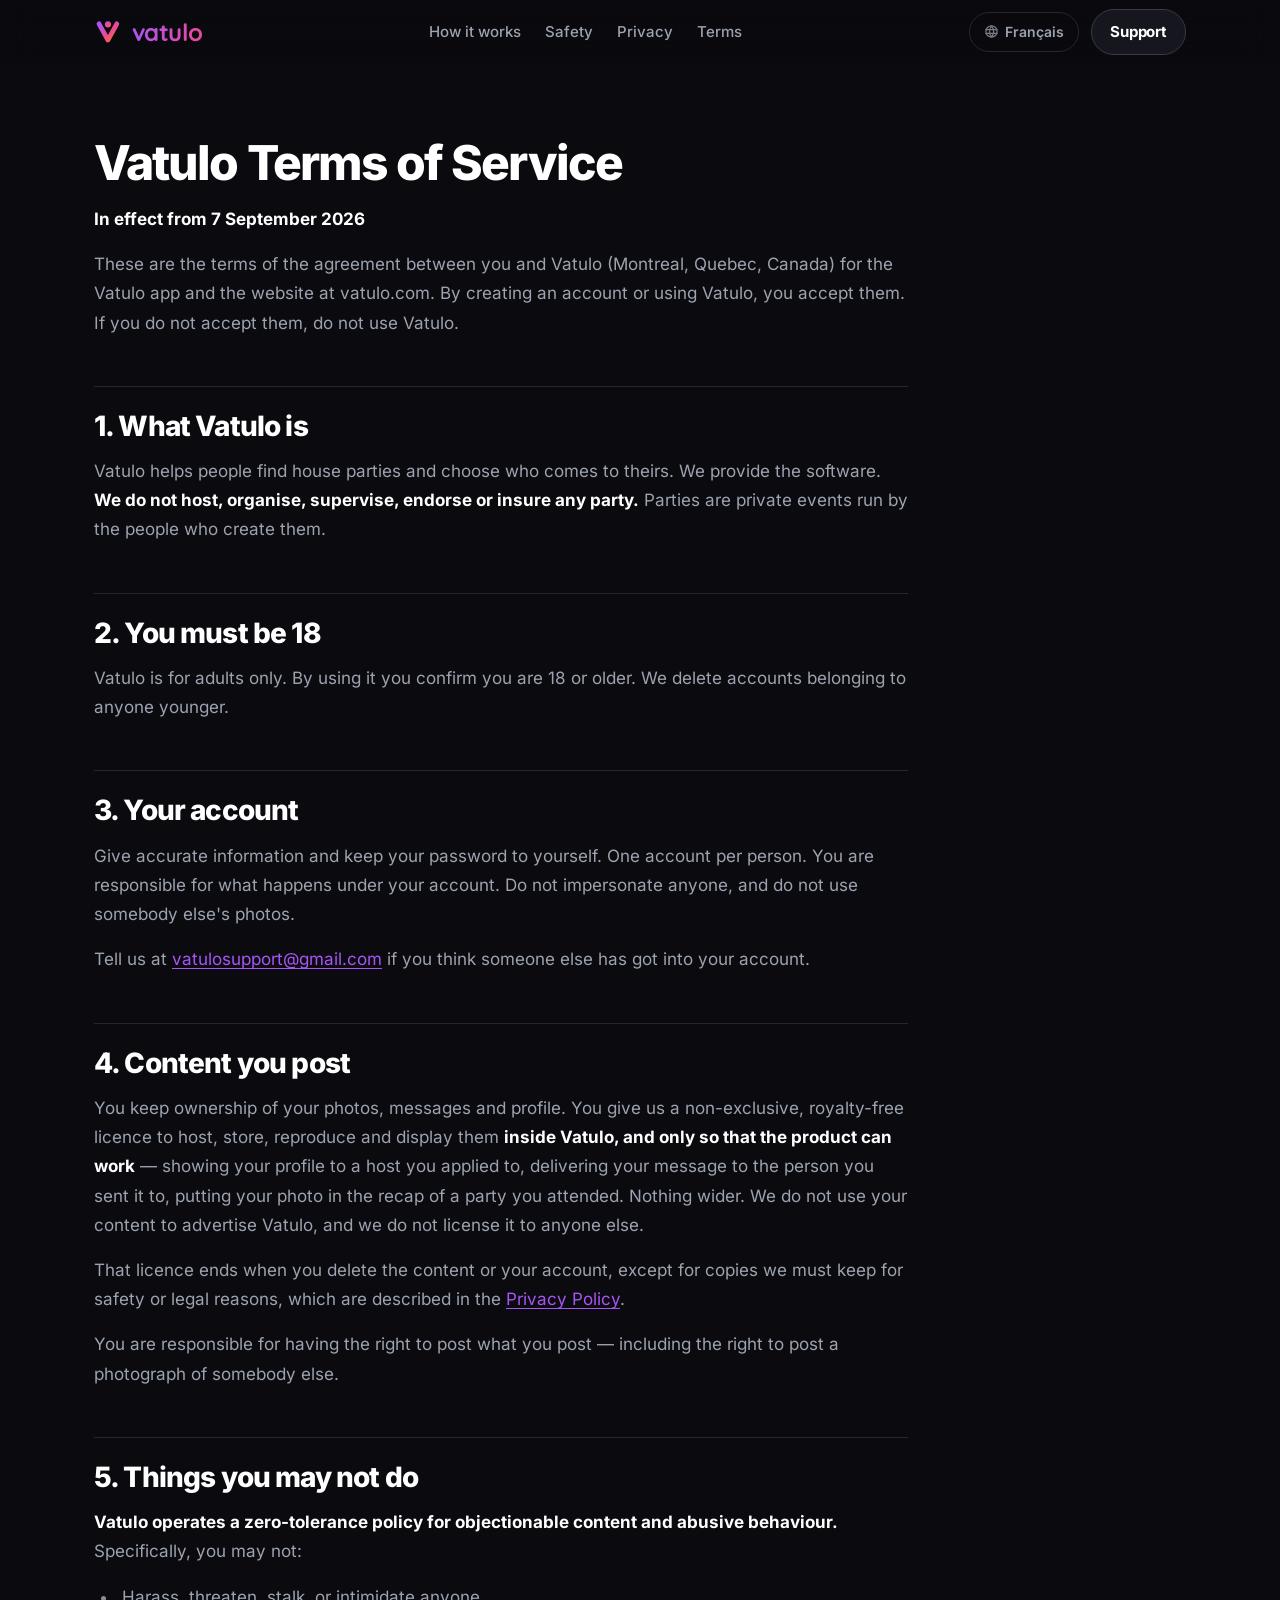
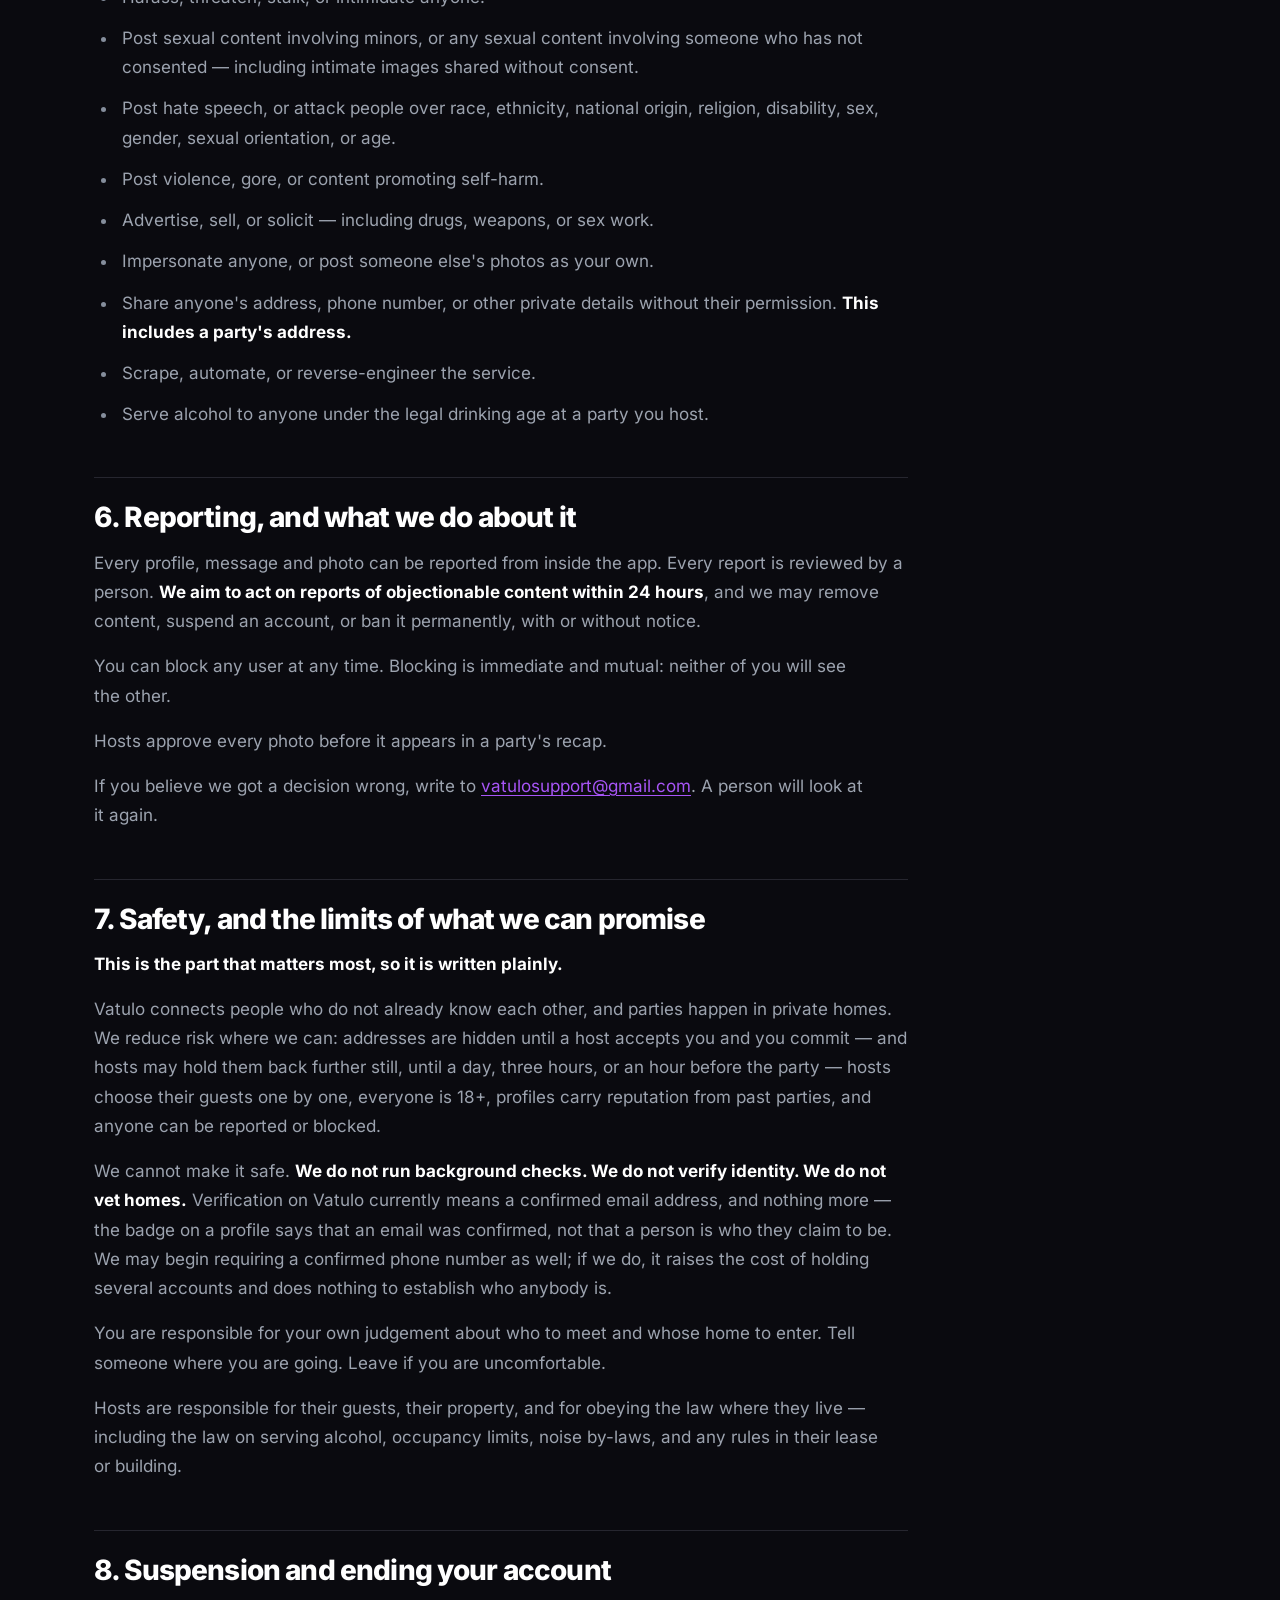
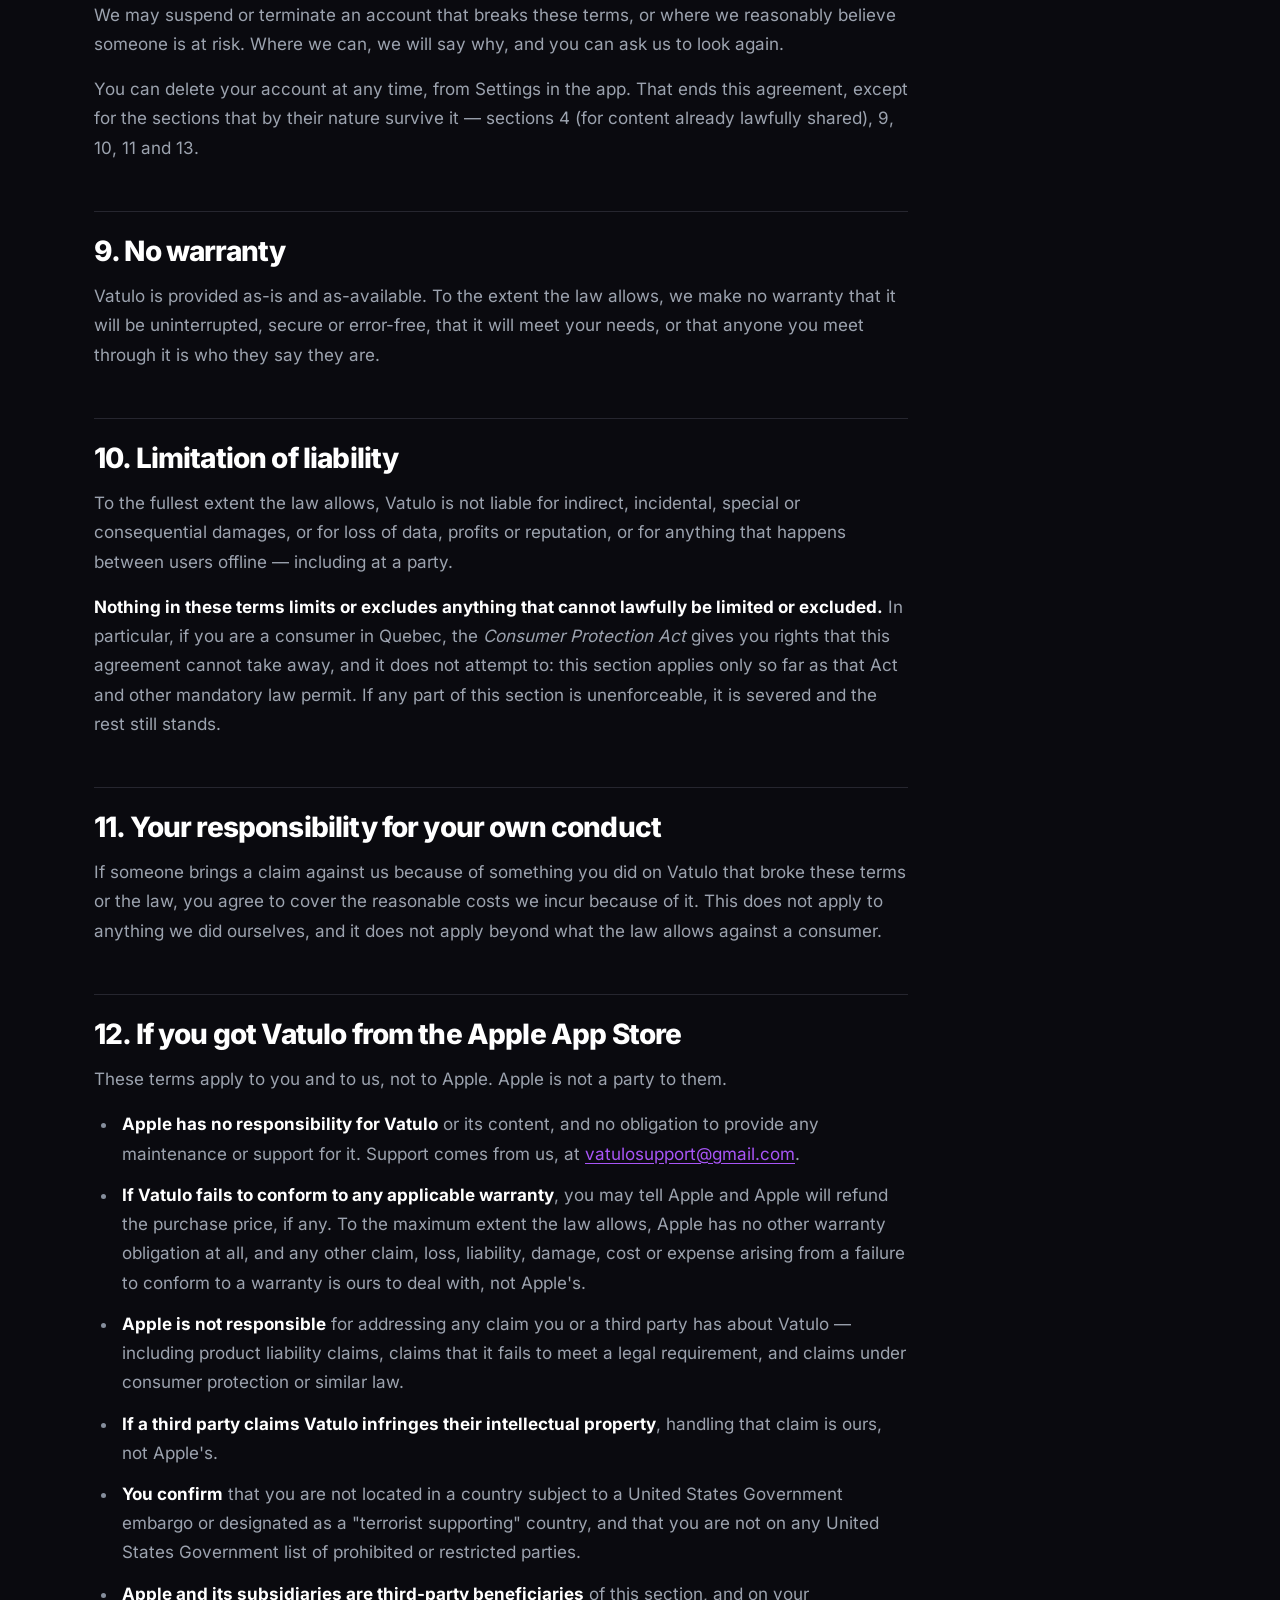
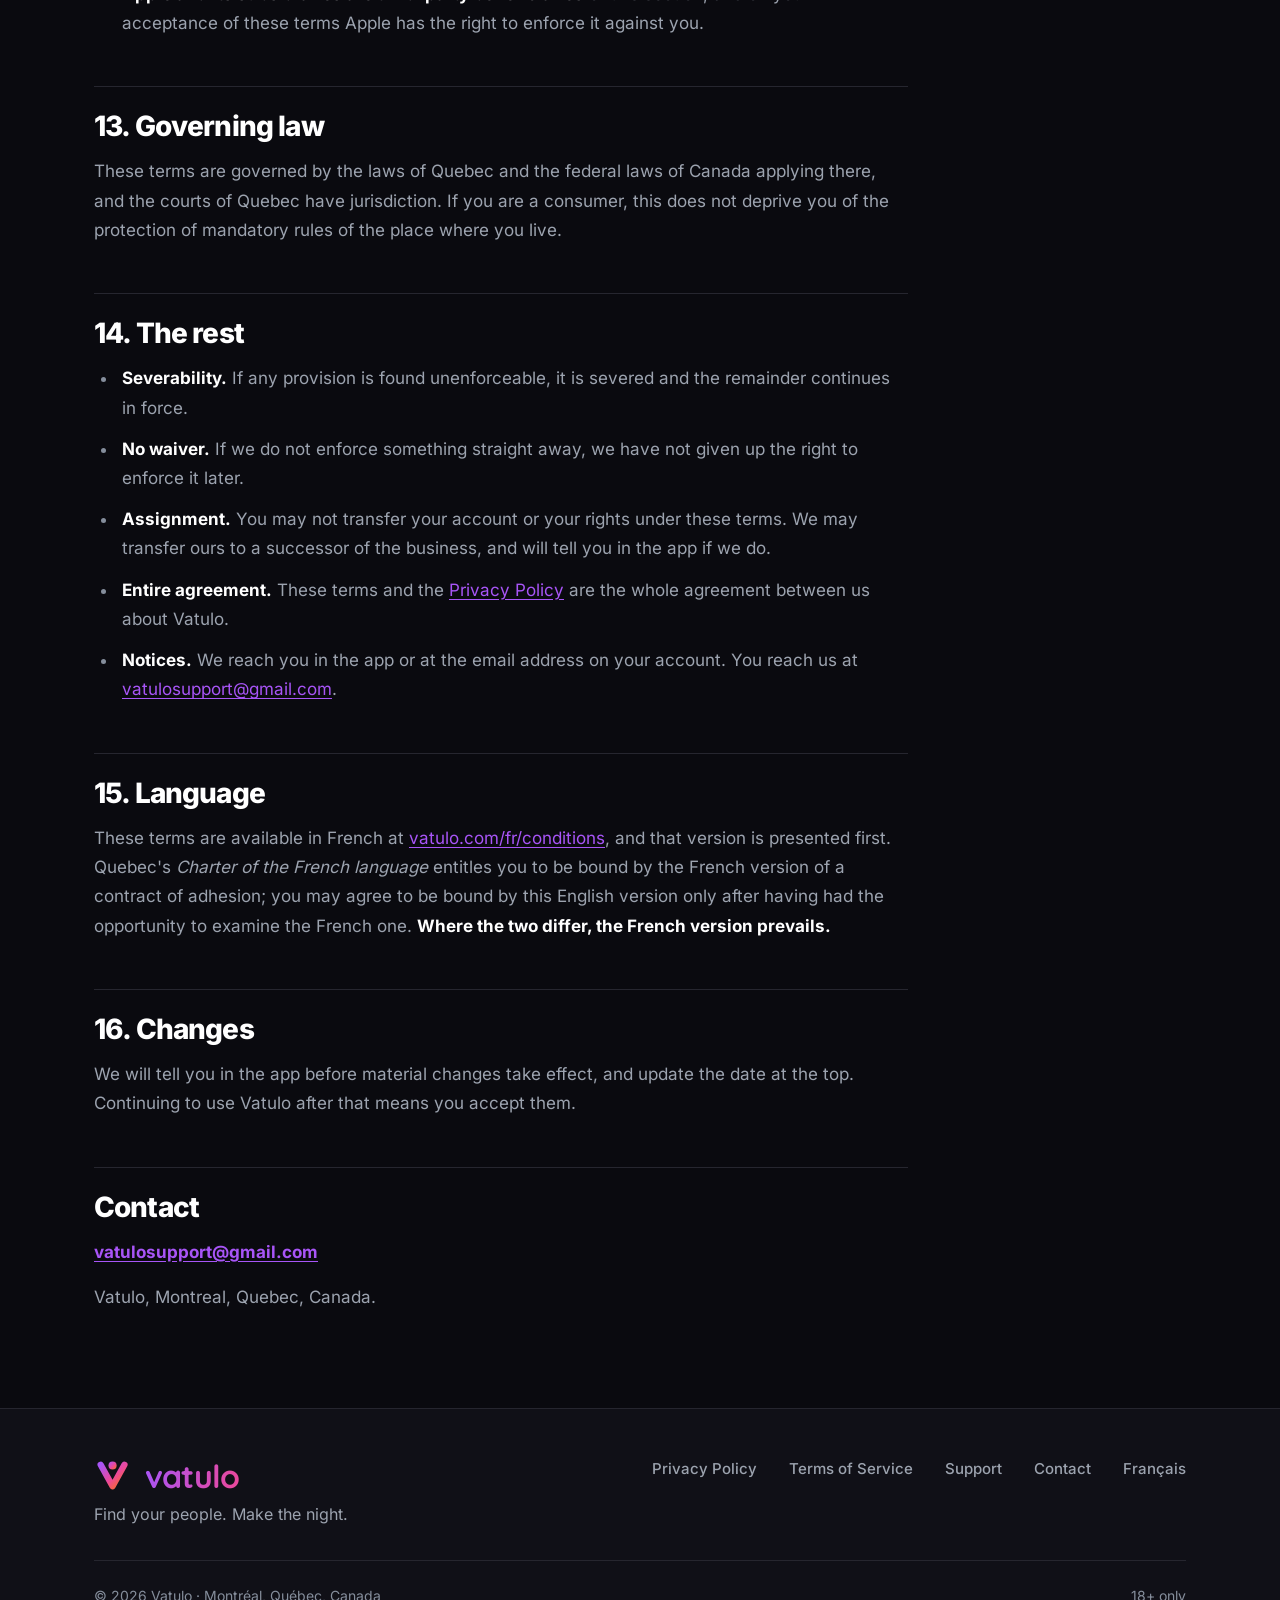
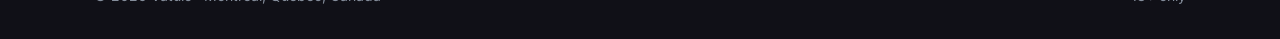
<file: terms/index.html>
<!doctype html>
<html lang="en">
<head>
<meta charset="utf-8">
<meta name="viewport" content="width=device-width, initial-scale=1">
<title>Terms of Service — Vatulo</title>
<meta name="description" content="The rules for using Vatulo: who may join, what you may not post, how reports are handled, and the limits of what we can promise.">
<link rel="canonical" href="https://vatulo.com/terms/">

<!-- Both languages of this document declare each other, and x-default points
     at French: under the Charter of the French language the French version is
     the one presented first, and a search engine with no language preference
     should land on it. -->
<link rel="alternate" hreflang="en" href="https://vatulo.com/terms/">
<link rel="alternate" hreflang="fr" href="https://vatulo.com/fr/conditions/">
<link rel="alternate" hreflang="x-default" href="https://vatulo.com/fr/conditions/">

<meta property="og:type" content="article">
<meta property="og:site_name" content="Vatulo">
<meta property="og:title" content="Terms of Service — Vatulo">
<meta property="og:description" content="The rules for using Vatulo: who may join, what you may not post, how reports are handled, and the limits of what we can promise.">
<meta property="og:url" content="https://vatulo.com/terms/">
<meta property="og:locale" content="en_CA">
<meta name="theme-color" content="#0a0a0f">

<link rel="icon" href="../assets/img/favicon.png" sizes="48x48">
<link rel="apple-touch-icon" href="../assets/img/app-icon.png">
<link rel="stylesheet" href="../assets/css/site.css">
</head>
<body>

<svg width="0" height="0" aria-hidden="true" focusable="false" style="position:absolute">
  <defs>
    <linearGradient id="vatuloGradient" x1="0" y1="0" x2="1" y2="1">
      <stop offset="0" stop-color="#a855f7"/>
      <stop offset="0.55" stop-color="#ec4899"/>
      <stop offset="1" stop-color="#f97316"/>
    </linearGradient>
    <!-- A V with a dot over it, which is also a person with their arms up.
         The dot clears both arms on purpose: any lower and head, arms and body
         fuse into one blob by the time the mark is 16px wide. -->
    <g id="vatuloMark" fill="url(#vatuloGradient)">
      <circle cx="50" cy="23" r="11"/>
      <path d="M18 21 L50 79 L82 21" fill="none" stroke="url(#vatuloGradient)"
            stroke-width="17" stroke-linecap="round" stroke-linejoin="round"/>
    </g>
  </defs>
</svg>

<!-- Generated by tools/build-legal.mjs from the Markdown in legal/. Edit the
     Markdown, re-run the script, and commit both. -->

<a class="skip" href="#main">Skip to content</a>

<header class="header" id="header">
  <div class="wrap header__inner">
    <a class="brand" href="../en/" aria-label="Vatulo — home"><svg class="symbol" viewBox="0 0 100 100" aria-hidden="true" focusable="false"><use href="#vatuloMark"/></svg><span class="wordmark">vatulo</span></a>
    <nav class="nav" aria-label="Primary">
      <a href="../en/#how">How it works</a>
      <a href="../en/#safety">Safety</a>
      <a href="../privacy/">Privacy</a>
      <a href="../terms/">Terms</a>
    </nav>
    <div class="header__end">
      <a class="lang" href="../fr/conditions/" hreflang="fr" lang="fr" title="Lire cette page en français">
        <svg width="15" height="15" viewBox="0 0 24 24" fill="none" stroke="currentColor" stroke-width="2" stroke-linecap="round" stroke-linejoin="round" aria-hidden="true"><circle cx="12" cy="12" r="9"/><path d="M3.2 9h17.6M3.2 15h17.6"/><path d="M12 3a15 15 0 0 1 0 18 15 15 0 0 1 0-18Z"/></svg>
        <span>Français</span>
      </a>
      <a class="btn btn--ghost btn--sm" href="../support/">Support</a>
    </div>
  </div>
</header>

<main id="main" class="wrap page-head">
  <article class="prose">
<h1>Vatulo Terms of Service</h1>
<p><strong>In effect from 7 September 2026</strong></p>
<p>These are the terms of the agreement between you and Vatulo (Montreal, Quebec, Canada) for the Vatulo app and the website at vatulo.com. By creating an account or using Vatulo, you accept them. If you do not accept them, do not use Vatulo.</p>
<h2>1. What Vatulo is</h2>
<p>Vatulo helps people find house parties and choose who comes to theirs. We provide the software. <strong>We do not host, organise, supervise, endorse or insure any party.</strong> Parties are private events run by the people who create them.</p>
<h2>2. You must be 18</h2>
<p>Vatulo is for adults only. By using it you confirm you are 18 or older. We delete accounts belonging to anyone younger.</p>
<h2>3. Your account</h2>
<p>Give accurate information and keep your password to yourself. One account per person. You are responsible for what happens under your account. Do not impersonate anyone, and do not use somebody else's photos.</p>
<p>Tell us at <a href="mailto:vatulosupport@gmail.com">vatulosupport@gmail.com</a> if you think someone else has got into your account.</p>
<h2>4. Content you post</h2>
<p>You keep ownership of your photos, messages and profile. You give us a non-exclusive, royalty-free licence to host, store, reproduce and display them <strong>inside Vatulo, and only so that the product can work</strong> — showing your profile to a host you applied to, delivering your message to the person you sent it to, putting your photo in the recap of a party you attended. Nothing wider. We do not use your content to advertise Vatulo, and we do not license it to anyone else.</p>
<p>That licence ends when you delete the content or your account, except for copies we must keep for safety or legal reasons, which are described in the <a href="../privacy/">Privacy Policy</a>.</p>
<p>You are responsible for having the right to post what you post — including the right to post a photograph of somebody else.</p>
<h2>5. Things you may not do</h2>
<p><strong>Vatulo operates a zero-tolerance policy for objectionable content and abusive behaviour.</strong> Specifically, you may not:</p>
<ul>
<li>Harass, threaten, stalk, or intimidate anyone.</li>
<li>Post sexual content involving minors, or any sexual content involving someone who has not consented — including intimate images shared without consent.</li>
<li>Post hate speech, or attack people over race, ethnicity, national origin, religion, disability, sex, gender, sexual orientation, or age.</li>
<li>Post violence, gore, or content promoting self-harm.</li>
<li>Advertise, sell, or solicit — including drugs, weapons, or sex work.</li>
<li>Impersonate anyone, or post someone else's photos as your own.</li>
<li>Share anyone's address, phone number, or other private details without their permission. <strong>This includes a party's address.</strong></li>
<li>Scrape, automate, or reverse-engineer the service.</li>
<li>Serve alcohol to anyone under the legal drinking age at a party you host.</li>
</ul>
<h2>6. Reporting, and what we do about it</h2>
<p>Every profile, message and photo can be reported from inside the app. Every report is reviewed by a person. <strong>We aim to act on reports of objectionable content within 24 hours</strong>, and we may remove content, suspend an account, or ban it permanently, with or without notice.</p>
<p>You can block any user at any time. Blocking is immediate and mutual: neither of you will see the other.</p>
<p>Hosts approve every photo before it appears in a party's recap.</p>
<p>If you believe we got a decision wrong, write to <a href="mailto:vatulosupport@gmail.com">vatulosupport@gmail.com</a>. A person will look at it again.</p>
<h2>7. Safety, and the limits of what we can promise</h2>
<p><strong>This is the part that matters most, so it is written plainly.</strong></p>
<p>Vatulo connects people who do not already know each other, and parties happen in private homes. We reduce risk where we can: addresses are hidden until a host accepts you and you commit — and hosts may hold them back further still, until a day, three hours, or an hour before the party — hosts choose their guests one by one, everyone is 18+, profiles carry reputation from past parties, and anyone can be reported or blocked.</p>
<p>We cannot make it safe. <strong>We do not run background checks. We do not verify identity. We do not vet homes.</strong> Verification on Vatulo currently means a confirmed email address, and nothing more — the badge on a profile says that an email was confirmed, not that a person is who they claim to be. We may begin requiring a confirmed phone number as well; if we do, it raises the cost of holding several accounts and does nothing to establish who anybody is.</p>
<p>You are responsible for your own judgement about who to meet and whose home to enter. Tell someone where you are going. Leave if you are uncomfortable.</p>
<p>Hosts are responsible for their guests, their property, and for obeying the law where they live — including the law on serving alcohol, occupancy limits, noise by-laws, and any rules in their lease or building.</p>
<h2>8. Suspension and ending your account</h2>
<p>We may suspend or terminate an account that breaks these terms, or where we reasonably believe someone is at risk. Where we can, we will say why, and you can ask us to look again.</p>
<p>You can delete your account at any time, from Settings in the app. That ends this agreement, except for the sections that by their nature survive it — sections 4 (for content already lawfully shared), 9, 10, 11 and 13.</p>
<h2>9. No warranty</h2>
<p>Vatulo is provided as-is and as-available. To the extent the law allows, we make no warranty that it will be uninterrupted, secure or error-free, that it will meet your needs, or that anyone you meet through it is who they say they are.</p>
<h2>10. Limitation of liability</h2>
<p>To the fullest extent the law allows, Vatulo is not liable for indirect, incidental, special or consequential damages, or for loss of data, profits or reputation, or for anything that happens between users offline — including at a party.</p>
<p><strong>Nothing in these terms limits or excludes anything that cannot lawfully be limited or excluded.</strong> In particular, if you are a consumer in Quebec, the <em>Consumer Protection Act</em> gives you rights that this agreement cannot take away, and it does not attempt to: this section applies only so far as that Act and other mandatory law permit. If any part of this section is unenforceable, it is severed and the rest still stands.</p>
<h2>11. Your responsibility for your own conduct</h2>
<p>If someone brings a claim against us because of something you did on Vatulo that broke these terms or the law, you agree to cover the reasonable costs we incur because of it. This does not apply to anything we did ourselves, and it does not apply beyond what the law allows against a consumer.</p>
<h2>12. If you got Vatulo from the Apple App Store</h2>
<p>These terms apply to you and to us, not to Apple. Apple is not a party to them.</p>
<ul>
<li><strong>Apple has no responsibility for Vatulo</strong> or its content, and no obligation to provide any maintenance or support for it. Support comes from us, at <a href="mailto:vatulosupport@gmail.com">vatulosupport@gmail.com</a>.</li>
<li><strong>If Vatulo fails to conform to any applicable warranty</strong>, you may tell Apple and Apple will refund the purchase price, if any. To the maximum extent the law allows, Apple has no other warranty obligation at all, and any other claim, loss, liability, damage, cost or expense arising from a failure to conform to a warranty is ours to deal with, not Apple's.</li>
<li><strong>Apple is not responsible</strong> for addressing any claim you or a third party has about Vatulo — including product liability claims, claims that it fails to meet a legal requirement, and claims under consumer protection or similar law.</li>
<li><strong>If a third party claims Vatulo infringes their intellectual property</strong>, handling that claim is ours, not Apple's.</li>
<li><strong>You confirm</strong> that you are not located in a country subject to a United States Government embargo or designated as a &quot;terrorist supporting&quot; country, and that you are not on any United States Government list of prohibited or restricted parties.</li>
<li><strong>Apple and its subsidiaries are third-party beneficiaries</strong> of this section, and on your acceptance of these terms Apple has the right to enforce it against you.</li>
</ul>
<h2>13. Governing law</h2>
<p>These terms are governed by the laws of Quebec and the federal laws of Canada applying there, and the courts of Quebec have jurisdiction. If you are a consumer, this does not deprive you of the protection of mandatory rules of the place where you live.</p>
<h2>14. The rest</h2>
<ul>
<li><strong>Severability.</strong> If any provision is found unenforceable, it is severed and the remainder continues in force.</li>
<li><strong>No waiver.</strong> If we do not enforce something straight away, we have not given up the right to enforce it later.</li>
<li><strong>Assignment.</strong> You may not transfer your account or your rights under these terms. We may transfer ours to a successor of the business, and will tell you in the app if we do.</li>
<li><strong>Entire agreement.</strong> These terms and the <a href="../privacy/">Privacy Policy</a> are the whole agreement between us about Vatulo.</li>
<li><strong>Notices.</strong> We reach you in the app or at the email address on your account. You reach us at <a href="mailto:vatulosupport@gmail.com">vatulosupport@gmail.com</a>.</li>
</ul>
<h2>15. Language</h2>
<p>These terms are available in French at <a href="../fr/conditions/">vatulo.com/fr/conditions</a>, and that version is presented first. Quebec's <em>Charter of the French language</em> entitles you to be bound by the French version of a contract of adhesion; you may agree to be bound by this English version only after having had the opportunity to examine the French one. <strong>Where the two differ, the French version prevails.</strong></p>
<h2>16. Changes</h2>
<p>We will tell you in the app before material changes take effect, and update the date at the top. Continuing to use Vatulo after that means you accept them.</p>
<h2>Contact</h2>
<p><strong><a href="mailto:vatulosupport@gmail.com">vatulosupport@gmail.com</a></strong></p>
<p>Vatulo, Montreal, Quebec, Canada.</p>
  </article>
</main>

<footer class="footer" style="margin-top:72px">
  <div class="wrap">
    <div class="footer__grid">
      <div class="stack stack--tight">
        <span class="brand brand--lg"><svg class="symbol" viewBox="0 0 100 100" aria-hidden="true" focusable="false"><use href="#vatuloMark"/></svg><span class="wordmark">vatulo</span></span>
        <p class="muted">Find your people. Make the night.</p>
      </div>

      <nav class="footer__links" aria-label="Footer">
        <a href="../privacy/">Privacy Policy</a>
        <a href="../terms/">Terms of Service</a>
        <a href="../support/">Support</a>
        <a href="mailto:vatulosupport@gmail.com">Contact</a>
        <a href="../fr/conditions/" hreflang="fr" lang="fr">Français</a>
      </nav>
    </div>

    <div class="footer__bottom">
      <span>&copy; 2026 Vatulo · Montréal, Québec, Canada</span>
      <span>18+ only</span>
    </div>
  </div>
</footer>

<script>
(function () {
  var header = document.getElementById('header');
  var onScroll = function () { header.dataset.scrolled = String(window.scrollY > 8); };
  addEventListener('scroll', onScroll, { passive: true });
  onScroll();
})();
</script>

</body>
</html>
</file>
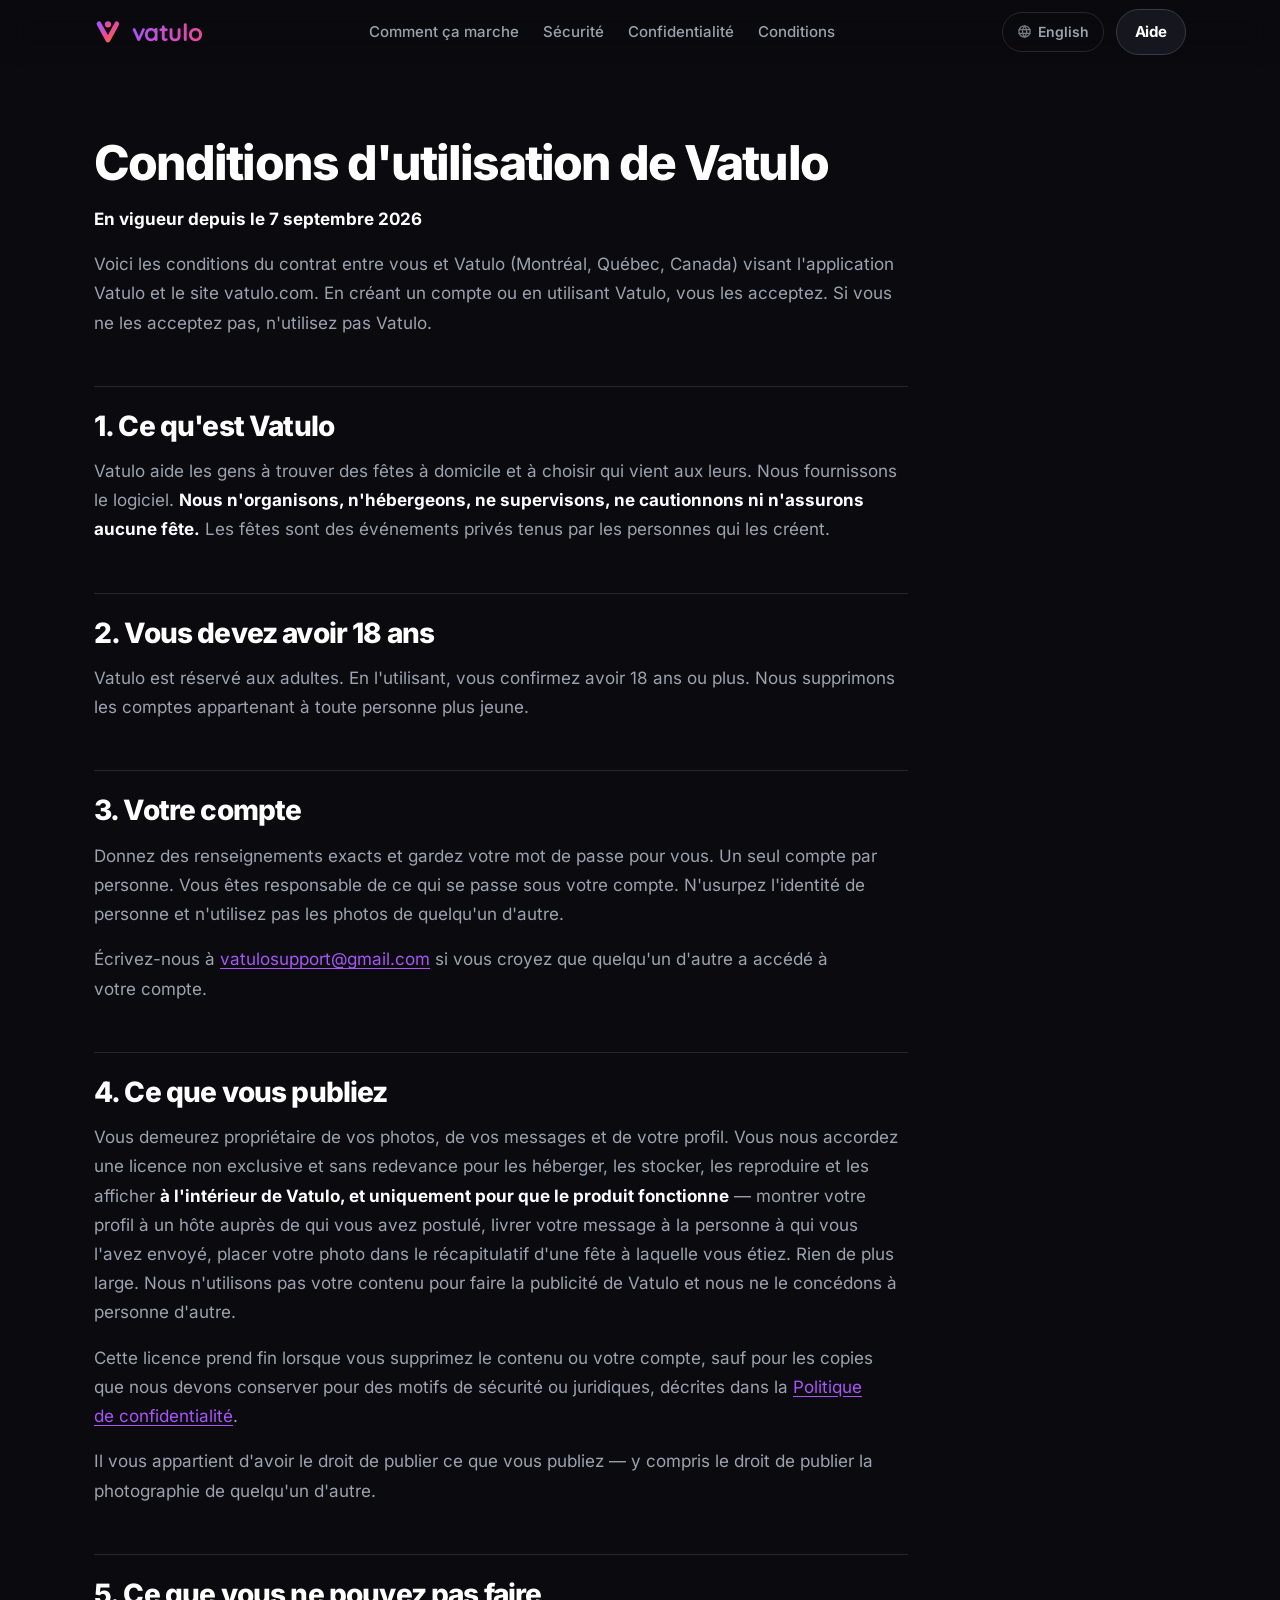
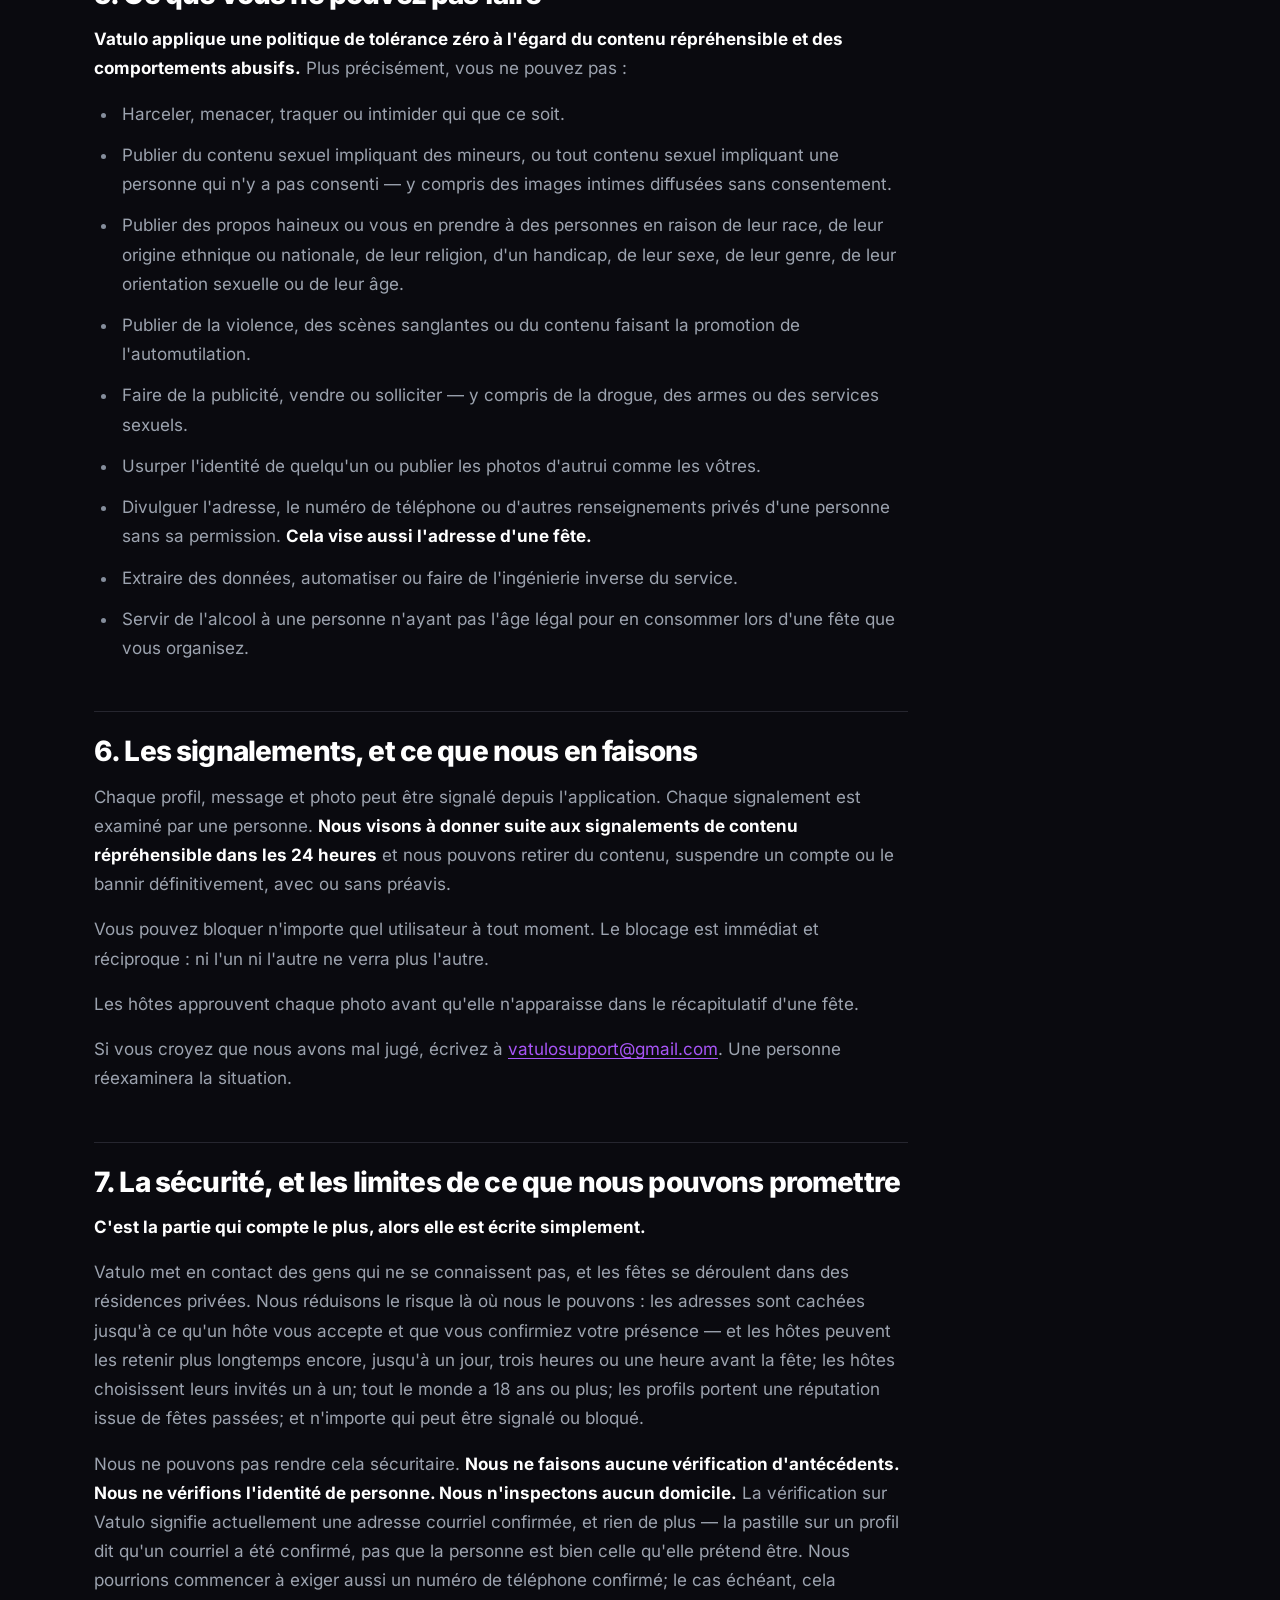
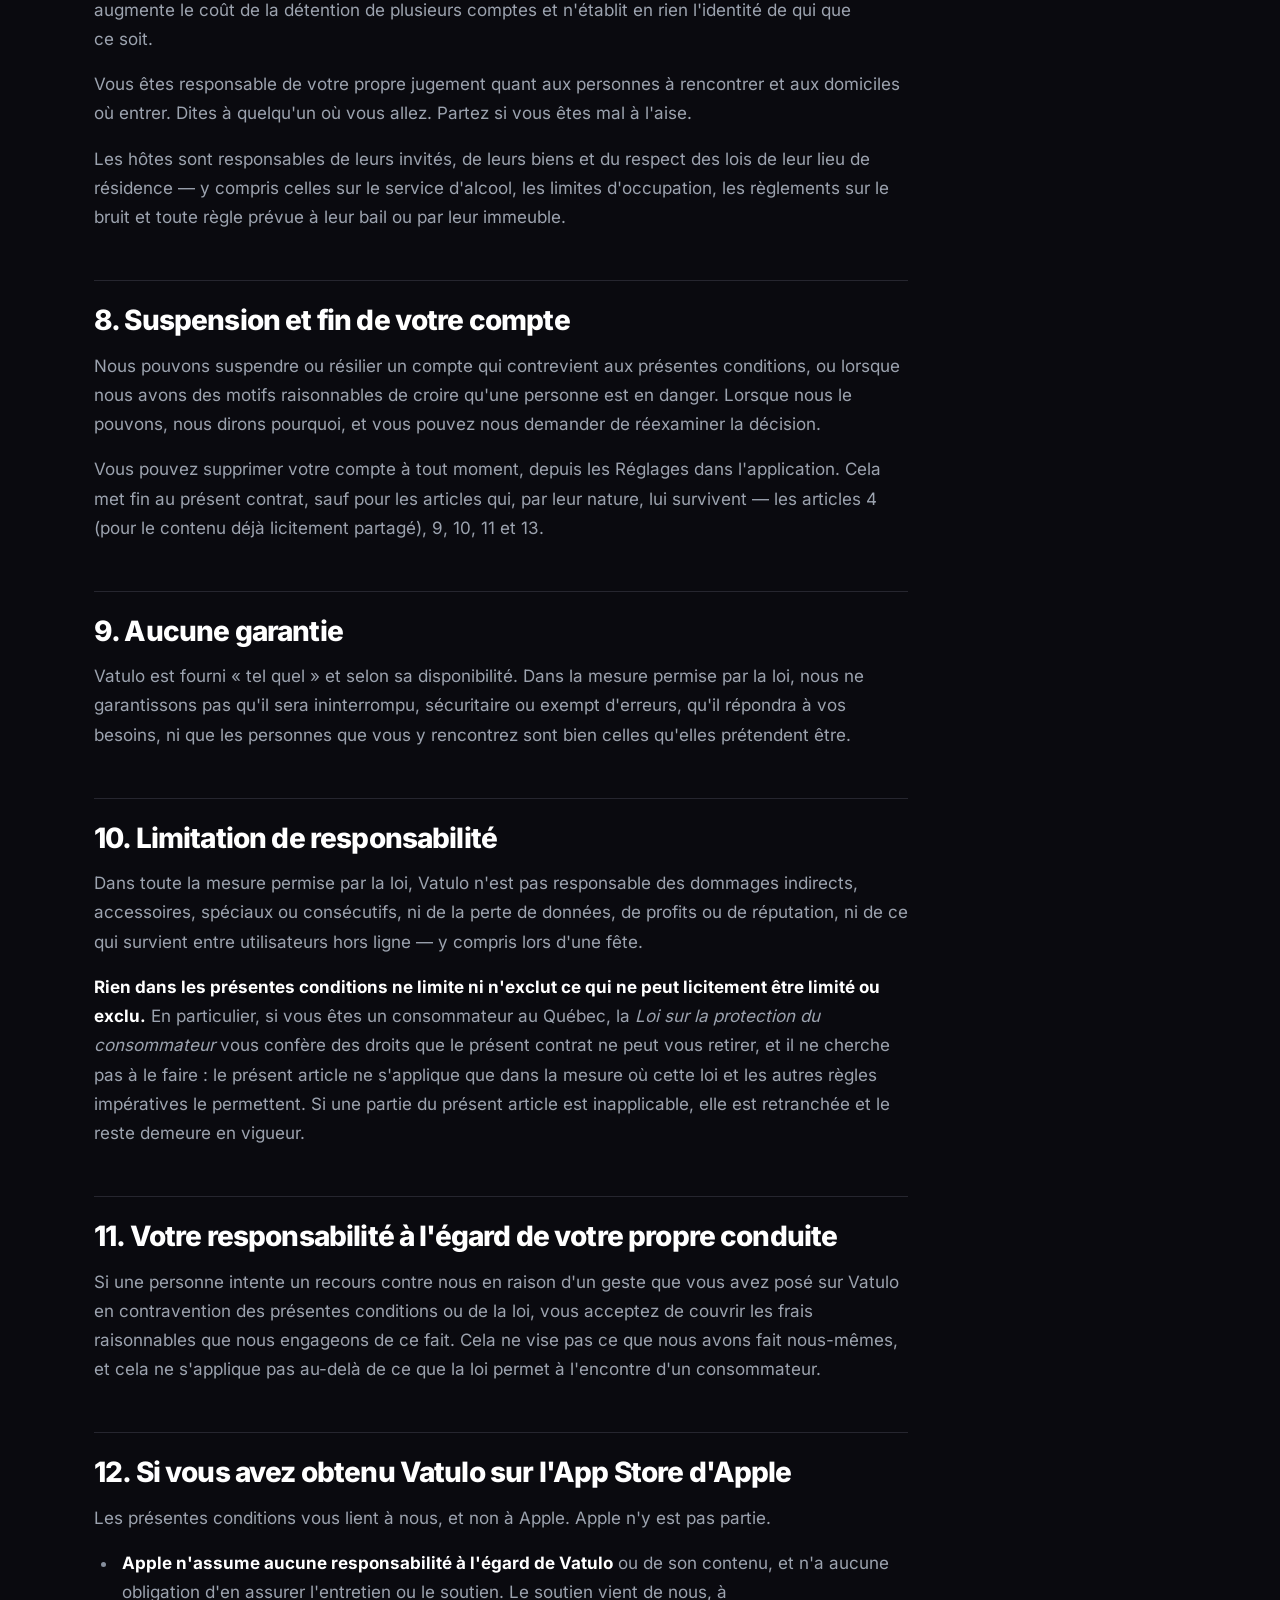
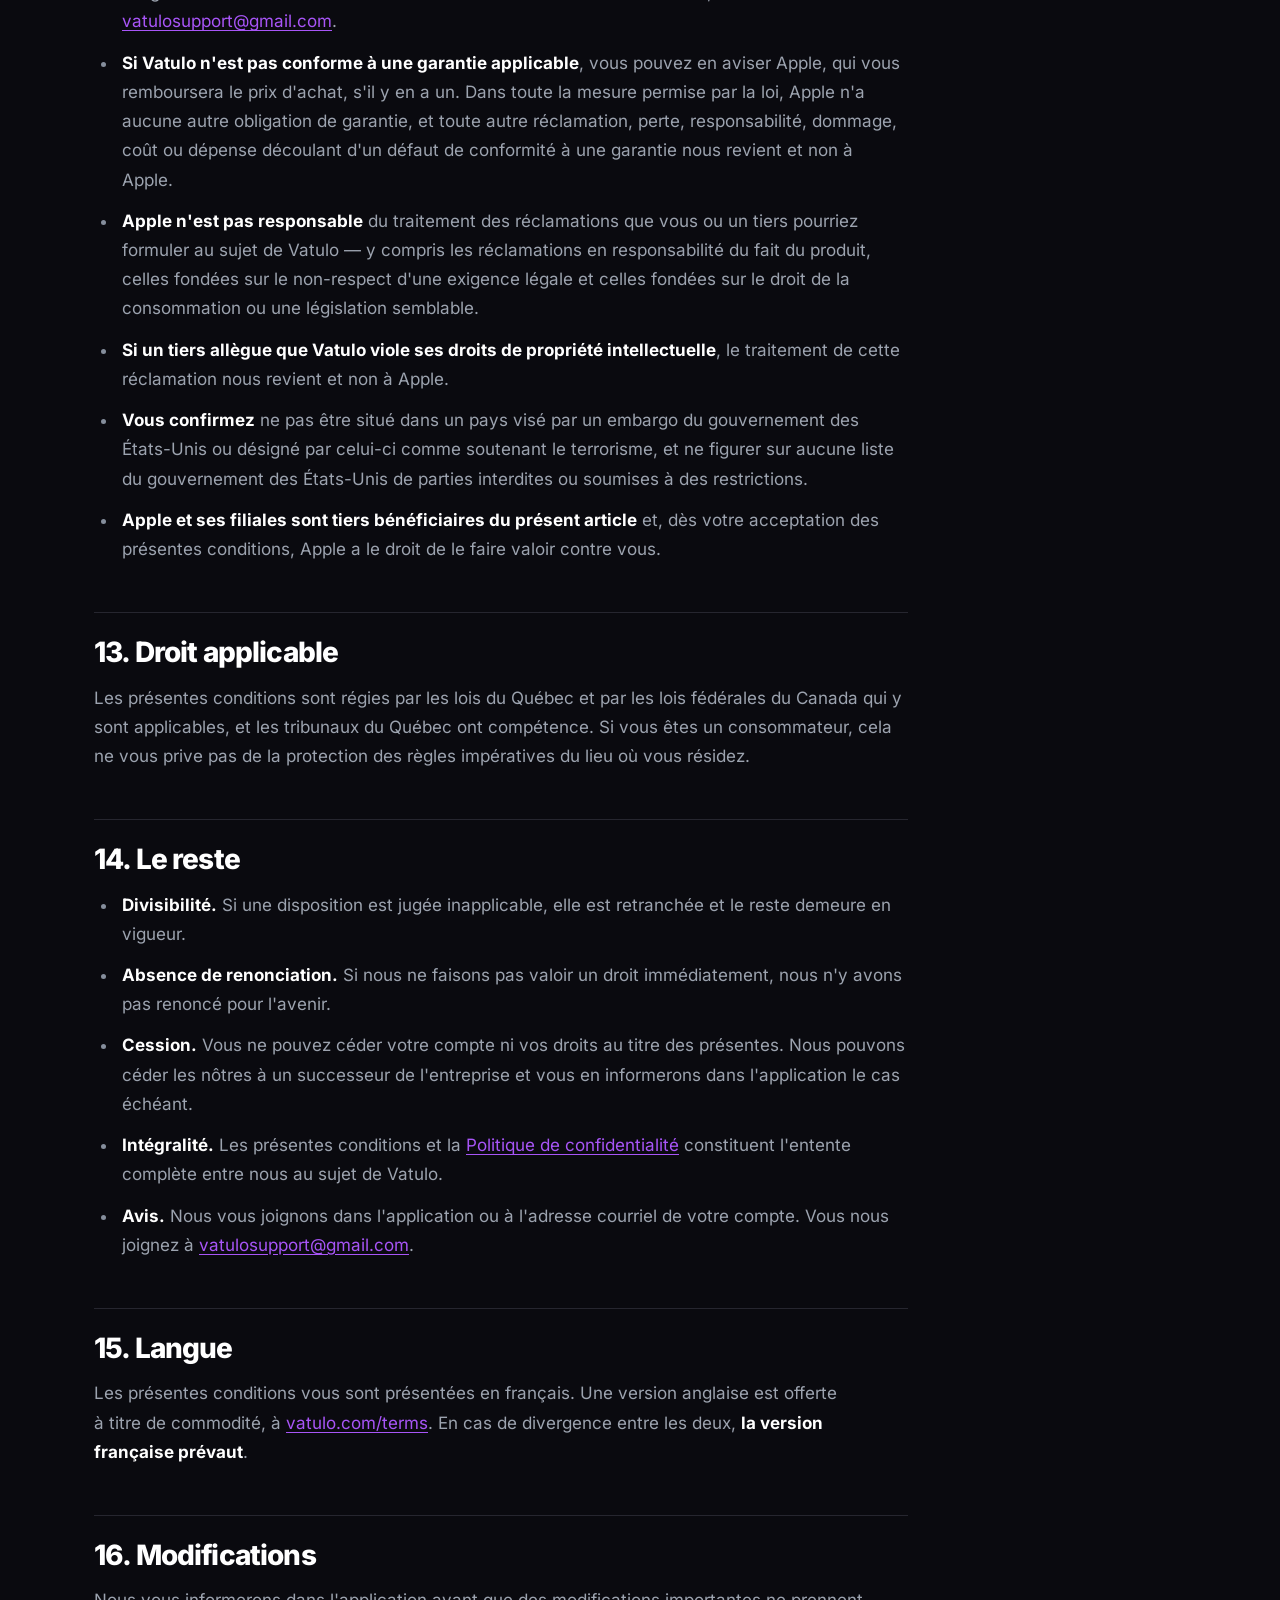
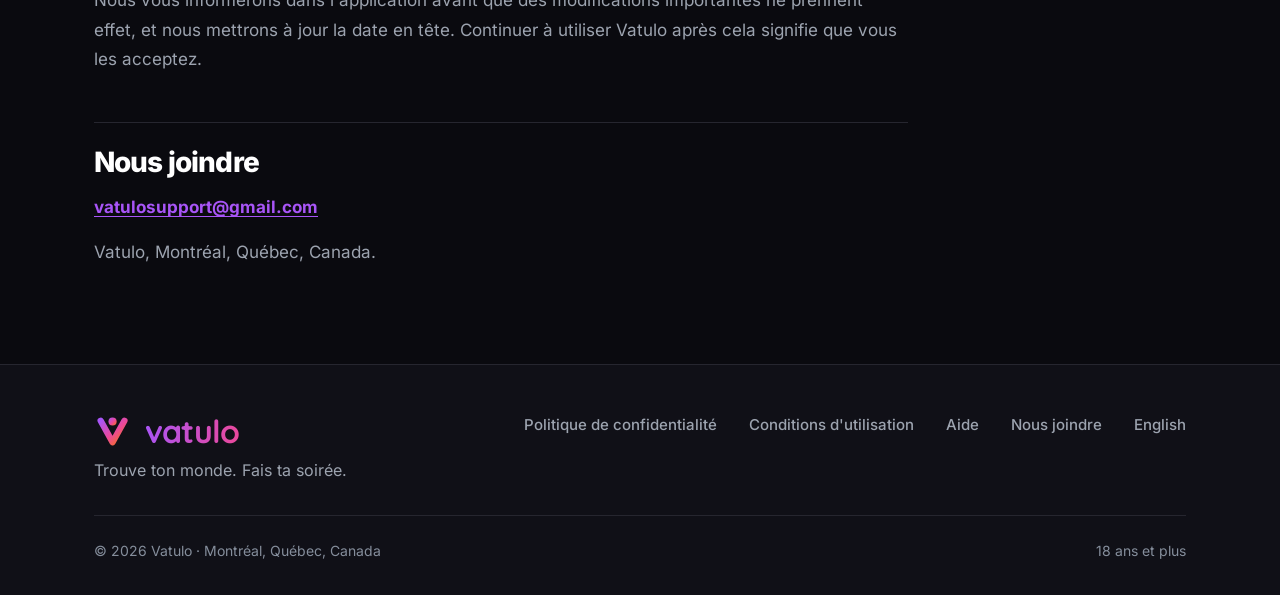
<file: fr/conditions/index.html>
<!doctype html>
<html lang="fr">
<head>
<meta charset="utf-8">
<meta name="viewport" content="width=device-width, initial-scale=1">
<title>Conditions d'utilisation — Vatulo</title>
<meta name="description" content="Les règles d'utilisation de Vatulo : qui peut s'inscrire, ce que vous ne pouvez pas publier, le traitement des signalements et les limites de ce que nous pouvons promettre.">
<link rel="canonical" href="https://vatulo.com/fr/conditions/">

<!-- Both languages of this document declare each other, and x-default points
     at French: under the Charter of the French language the French version is
     the one presented first, and a search engine with no language preference
     should land on it. -->
<link rel="alternate" hreflang="fr" href="https://vatulo.com/fr/conditions/">
<link rel="alternate" hreflang="en" href="https://vatulo.com/terms/">
<link rel="alternate" hreflang="x-default" href="https://vatulo.com/fr/conditions/">

<meta property="og:type" content="article">
<meta property="og:site_name" content="Vatulo">
<meta property="og:title" content="Conditions d'utilisation — Vatulo">
<meta property="og:description" content="Les règles d'utilisation de Vatulo : qui peut s'inscrire, ce que vous ne pouvez pas publier, le traitement des signalements et les limites de ce que nous pouvons promettre.">
<meta property="og:url" content="https://vatulo.com/fr/conditions/">
<meta property="og:locale" content="fr_CA">
<meta name="theme-color" content="#0a0a0f">

<link rel="icon" href="../../assets/img/favicon.png" sizes="48x48">
<link rel="apple-touch-icon" href="../../assets/img/app-icon.png">
<link rel="stylesheet" href="../../assets/css/site.css">
</head>
<body>

<svg width="0" height="0" aria-hidden="true" focusable="false" style="position:absolute">
  <defs>
    <linearGradient id="vatuloGradient" x1="0" y1="0" x2="1" y2="1">
      <stop offset="0" stop-color="#a855f7"/>
      <stop offset="0.55" stop-color="#ec4899"/>
      <stop offset="1" stop-color="#f97316"/>
    </linearGradient>
    <!-- A V with a dot over it, which is also a person with their arms up.
         The dot clears both arms on purpose: any lower and head, arms and body
         fuse into one blob by the time the mark is 16px wide. -->
    <g id="vatuloMark" fill="url(#vatuloGradient)">
      <circle cx="50" cy="23" r="11"/>
      <path d="M18 21 L50 79 L82 21" fill="none" stroke="url(#vatuloGradient)"
            stroke-width="17" stroke-linecap="round" stroke-linejoin="round"/>
    </g>
  </defs>
</svg>

<!-- Generated by tools/build-legal.mjs from the Markdown in legal/. Edit the
     Markdown, re-run the script, and commit both. -->

<a class="skip" href="#main">Aller au contenu</a>

<header class="header" id="header">
  <div class="wrap header__inner">
    <a class="brand" href="../../" aria-label="Vatulo — accueil"><svg class="symbol" viewBox="0 0 100 100" aria-hidden="true" focusable="false"><use href="#vatuloMark"/></svg><span class="wordmark">vatulo</span></a>
    <nav class="nav" aria-label="Principale">
      <a href="../../#how">Comment ça marche</a>
      <a href="../../#safety">Sécurité</a>
      <a href="../../fr/confidentialite/">Confidentialité</a>
      <a href="../../fr/conditions/">Conditions</a>
    </nav>
    <div class="header__end">
      <a class="lang" href="../../terms/" hreflang="en" lang="en" title="Read this page in English">
        <svg width="15" height="15" viewBox="0 0 24 24" fill="none" stroke="currentColor" stroke-width="2" stroke-linecap="round" stroke-linejoin="round" aria-hidden="true"><circle cx="12" cy="12" r="9"/><path d="M3.2 9h17.6M3.2 15h17.6"/><path d="M12 3a15 15 0 0 1 0 18 15 15 0 0 1 0-18Z"/></svg>
        <span>English</span>
      </a>
      <a class="btn btn--ghost btn--sm" href="../../fr/soutien/">Aide</a>
    </div>
  </div>
</header>

<main id="main" class="wrap page-head">
  <article class="prose">
<h1>Conditions d'utilisation de Vatulo</h1>
<p><strong>En vigueur depuis le 7 septembre 2026</strong></p>
<p>Voici les conditions du contrat entre vous et Vatulo (Montréal, Québec, Canada) visant l'application Vatulo et le site vatulo.com. En créant un compte ou en utilisant Vatulo, vous les acceptez. Si vous ne les acceptez pas, n'utilisez pas Vatulo.</p>
<h2>1. Ce qu'est Vatulo</h2>
<p>Vatulo aide les gens à trouver des fêtes à domicile et à choisir qui vient aux leurs. Nous fournissons le logiciel. <strong>Nous n'organisons, n'hébergeons, ne supervisons, ne cautionnons ni n'assurons aucune fête.</strong> Les fêtes sont des événements privés tenus par les personnes qui les créent.</p>
<h2>2. Vous devez avoir 18 ans</h2>
<p>Vatulo est réservé aux adultes. En l'utilisant, vous confirmez avoir 18 ans ou plus. Nous supprimons les comptes appartenant à toute personne plus jeune.</p>
<h2>3. Votre compte</h2>
<p>Donnez des renseignements exacts et gardez votre mot de passe pour vous. Un seul compte par personne. Vous êtes responsable de ce qui se passe sous votre compte. N'usurpez l'identité de personne et n'utilisez pas les photos de quelqu'un d'autre.</p>
<p>Écrivez-nous à <a href="mailto:vatulosupport@gmail.com">vatulosupport@gmail.com</a> si vous croyez que quelqu'un d'autre a accédé à votre compte.</p>
<h2>4. Ce que vous publiez</h2>
<p>Vous demeurez propriétaire de vos photos, de vos messages et de votre profil. Vous nous accordez une licence non exclusive et sans redevance pour les héberger, les stocker, les reproduire et les afficher <strong>à l'intérieur de Vatulo, et uniquement pour que le produit fonctionne</strong> — montrer votre profil à un hôte auprès de qui vous avez postulé, livrer votre message à la personne à qui vous l'avez envoyé, placer votre photo dans le récapitulatif d'une fête à laquelle vous étiez. Rien de plus large. Nous n'utilisons pas votre contenu pour faire la publicité de Vatulo et nous ne le concédons à personne d'autre.</p>
<p>Cette licence prend fin lorsque vous supprimez le contenu ou votre compte, sauf pour les copies que nous devons conserver pour des motifs de sécurité ou juridiques, décrites dans la <a href="../../fr/confidentialite/">Politique de confidentialité</a>.</p>
<p>Il vous appartient d'avoir le droit de publier ce que vous publiez — y compris le droit de publier la photographie de quelqu'un d'autre.</p>
<h2>5. Ce que vous ne pouvez pas faire</h2>
<p><strong>Vatulo applique une politique de tolérance zéro à l'égard du contenu répréhensible et des comportements abusifs.</strong> Plus précisément, vous ne pouvez pas :</p>
<ul>
<li>Harceler, menacer, traquer ou intimider qui que ce soit.</li>
<li>Publier du contenu sexuel impliquant des mineurs, ou tout contenu sexuel impliquant une personne qui n'y a pas consenti — y compris des images intimes diffusées sans consentement.</li>
<li>Publier des propos haineux ou vous en prendre à des personnes en raison de leur race, de leur origine ethnique ou nationale, de leur religion, d'un handicap, de leur sexe, de leur genre, de leur orientation sexuelle ou de leur âge.</li>
<li>Publier de la violence, des scènes sanglantes ou du contenu faisant la promotion de l'automutilation.</li>
<li>Faire de la publicité, vendre ou solliciter — y compris de la drogue, des armes ou des services sexuels.</li>
<li>Usurper l'identité de quelqu'un ou publier les photos d'autrui comme les vôtres.</li>
<li>Divulguer l'adresse, le numéro de téléphone ou d'autres renseignements privés d'une personne sans sa permission. <strong>Cela vise aussi l'adresse d'une fête.</strong></li>
<li>Extraire des données, automatiser ou faire de l'ingénierie inverse du service.</li>
<li>Servir de l'alcool à une personne n'ayant pas l'âge légal pour en consommer lors d'une fête que vous organisez.</li>
</ul>
<h2>6. Les signalements, et ce que nous en faisons</h2>
<p>Chaque profil, message et photo peut être signalé depuis l'application. Chaque signalement est examiné par une personne. <strong>Nous visons à donner suite aux signalements de contenu répréhensible dans les 24 heures</strong> et nous pouvons retirer du contenu, suspendre un compte ou le bannir définitivement, avec ou sans préavis.</p>
<p>Vous pouvez bloquer n'importe quel utilisateur à tout moment. Le blocage est immédiat et réciproque : ni l'un ni l'autre ne verra plus l'autre.</p>
<p>Les hôtes approuvent chaque photo avant qu'elle n'apparaisse dans le récapitulatif d'une fête.</p>
<p>Si vous croyez que nous avons mal jugé, écrivez à <a href="mailto:vatulosupport@gmail.com">vatulosupport@gmail.com</a>. Une personne réexaminera la situation.</p>
<h2>7. La sécurité, et les limites de ce que nous pouvons promettre</h2>
<p><strong>C'est la partie qui compte le plus, alors elle est écrite simplement.</strong></p>
<p>Vatulo met en contact des gens qui ne se connaissent pas, et les fêtes se déroulent dans des résidences privées. Nous réduisons le risque là où nous le pouvons : les adresses sont cachées jusqu'à ce qu'un hôte vous accepte et que vous confirmiez votre présence — et les hôtes peuvent les retenir plus longtemps encore, jusqu'à un jour, trois heures ou une heure avant la fête; les hôtes choisissent leurs invités un à un; tout le monde a 18 ans ou plus; les profils portent une réputation issue de fêtes passées; et n'importe qui peut être signalé ou bloqué.</p>
<p>Nous ne pouvons pas rendre cela sécuritaire. <strong>Nous ne faisons aucune vérification d'antécédents. Nous ne vérifions l'identité de personne. Nous n'inspectons aucun domicile.</strong> La vérification sur Vatulo signifie actuellement une adresse courriel confirmée, et rien de plus — la pastille sur un profil dit qu'un courriel a été confirmé, pas que la personne est bien celle qu'elle prétend être. Nous pourrions commencer à exiger aussi un numéro de téléphone confirmé; le cas échéant, cela augmente le coût de la détention de plusieurs comptes et n'établit en rien l'identité de qui que ce soit.</p>
<p>Vous êtes responsable de votre propre jugement quant aux personnes à rencontrer et aux domiciles où entrer. Dites à quelqu'un où vous allez. Partez si vous êtes mal à l'aise.</p>
<p>Les hôtes sont responsables de leurs invités, de leurs biens et du respect des lois de leur lieu de résidence — y compris celles sur le service d'alcool, les limites d'occupation, les règlements sur le bruit et toute règle prévue à leur bail ou par leur immeuble.</p>
<h2>8. Suspension et fin de votre compte</h2>
<p>Nous pouvons suspendre ou résilier un compte qui contrevient aux présentes conditions, ou lorsque nous avons des motifs raisonnables de croire qu'une personne est en danger. Lorsque nous le pouvons, nous dirons pourquoi, et vous pouvez nous demander de réexaminer la décision.</p>
<p>Vous pouvez supprimer votre compte à tout moment, depuis les Réglages dans l'application. Cela met fin au présent contrat, sauf pour les articles qui, par leur nature, lui survivent — les articles 4 (pour le contenu déjà licitement partagé), 9, 10, 11 et 13.</p>
<h2>9. Aucune garantie</h2>
<p>Vatulo est fourni « tel quel » et selon sa disponibilité. Dans la mesure permise par la loi, nous ne garantissons pas qu'il sera ininterrompu, sécuritaire ou exempt d'erreurs, qu'il répondra à vos besoins, ni que les personnes que vous y rencontrez sont bien celles qu'elles prétendent être.</p>
<h2>10. Limitation de responsabilité</h2>
<p>Dans toute la mesure permise par la loi, Vatulo n'est pas responsable des dommages indirects, accessoires, spéciaux ou consécutifs, ni de la perte de données, de profits ou de réputation, ni de ce qui survient entre utilisateurs hors ligne — y compris lors d'une fête.</p>
<p><strong>Rien dans les présentes conditions ne limite ni n'exclut ce qui ne peut licitement être limité ou exclu.</strong> En particulier, si vous êtes un consommateur au Québec, la <em>Loi sur la protection du consommateur</em> vous confère des droits que le présent contrat ne peut vous retirer, et il ne cherche pas à le faire : le présent article ne s'applique que dans la mesure où cette loi et les autres règles impératives le permettent. Si une partie du présent article est inapplicable, elle est retranchée et le reste demeure en vigueur.</p>
<h2>11. Votre responsabilité à l'égard de votre propre conduite</h2>
<p>Si une personne intente un recours contre nous en raison d'un geste que vous avez posé sur Vatulo en contravention des présentes conditions ou de la loi, vous acceptez de couvrir les frais raisonnables que nous engageons de ce fait. Cela ne vise pas ce que nous avons fait nous-mêmes, et cela ne s'applique pas au-delà de ce que la loi permet à l'encontre d'un consommateur.</p>
<h2>12. Si vous avez obtenu Vatulo sur l'App Store d'Apple</h2>
<p>Les présentes conditions vous lient à nous, et non à Apple. Apple n'y est pas partie.</p>
<ul>
<li><strong>Apple n'assume aucune responsabilité à l'égard de Vatulo</strong> ou de son contenu, et n'a aucune obligation d'en assurer l'entretien ou le soutien. Le soutien vient de nous, à <a href="mailto:vatulosupport@gmail.com">vatulosupport@gmail.com</a>.</li>
<li><strong>Si Vatulo n'est pas conforme à une garantie applicable</strong>, vous pouvez en aviser Apple, qui vous remboursera le prix d'achat, s'il y en a un. Dans toute la mesure permise par la loi, Apple n'a aucune autre obligation de garantie, et toute autre réclamation, perte, responsabilité, dommage, coût ou dépense découlant d'un défaut de conformité à une garantie nous revient et non à Apple.</li>
<li><strong>Apple n'est pas responsable</strong> du traitement des réclamations que vous ou un tiers pourriez formuler au sujet de Vatulo — y compris les réclamations en responsabilité du fait du produit, celles fondées sur le non-respect d'une exigence légale et celles fondées sur le droit de la consommation ou une législation semblable.</li>
<li><strong>Si un tiers allègue que Vatulo viole ses droits de propriété intellectuelle</strong>, le traitement de cette réclamation nous revient et non à Apple.</li>
<li><strong>Vous confirmez</strong> ne pas être situé dans un pays visé par un embargo du gouvernement des États-Unis ou désigné par celui-ci comme soutenant le terrorisme, et ne figurer sur aucune liste du gouvernement des États-Unis de parties interdites ou soumises à des restrictions.</li>
<li><strong>Apple et ses filiales sont tiers bénéficiaires du présent article</strong> et, dès votre acceptation des présentes conditions, Apple a le droit de le faire valoir contre vous.</li>
</ul>
<h2>13. Droit applicable</h2>
<p>Les présentes conditions sont régies par les lois du Québec et par les lois fédérales du Canada qui y sont applicables, et les tribunaux du Québec ont compétence. Si vous êtes un consommateur, cela ne vous prive pas de la protection des règles impératives du lieu où vous résidez.</p>
<h2>14. Le reste</h2>
<ul>
<li><strong>Divisibilité.</strong> Si une disposition est jugée inapplicable, elle est retranchée et le reste demeure en vigueur.</li>
<li><strong>Absence de renonciation.</strong> Si nous ne faisons pas valoir un droit immédiatement, nous n'y avons pas renoncé pour l'avenir.</li>
<li><strong>Cession.</strong> Vous ne pouvez céder votre compte ni vos droits au titre des présentes. Nous pouvons céder les nôtres à un successeur de l'entreprise et vous en informerons dans l'application le cas échéant.</li>
<li><strong>Intégralité.</strong> Les présentes conditions et la <a href="../../fr/confidentialite/">Politique de confidentialité</a> constituent l'entente complète entre nous au sujet de Vatulo.</li>
<li><strong>Avis.</strong> Nous vous joignons dans l'application ou à l'adresse courriel de votre compte. Vous nous joignez à <a href="mailto:vatulosupport@gmail.com">vatulosupport@gmail.com</a>.</li>
</ul>
<h2>15. Langue</h2>
<p>Les présentes conditions vous sont présentées en français. Une version anglaise est offerte à titre de commodité, à <a href="../../terms/">vatulo.com/terms</a>. En cas de divergence entre les deux, <strong>la version française prévaut</strong>.</p>
<h2>16. Modifications</h2>
<p>Nous vous informerons dans l'application avant que des modifications importantes ne prennent effet, et nous mettrons à jour la date en tête. Continuer à utiliser Vatulo après cela signifie que vous les acceptez.</p>
<h2>Nous joindre</h2>
<p><strong><a href="mailto:vatulosupport@gmail.com">vatulosupport@gmail.com</a></strong></p>
<p>Vatulo, Montréal, Québec, Canada.</p>
  </article>
</main>

<footer class="footer" style="margin-top:72px">
  <div class="wrap">
    <div class="footer__grid">
      <div class="stack stack--tight">
        <span class="brand brand--lg"><svg class="symbol" viewBox="0 0 100 100" aria-hidden="true" focusable="false"><use href="#vatuloMark"/></svg><span class="wordmark">vatulo</span></span>
        <p class="muted">Trouve ton monde. Fais ta soirée.</p>
      </div>

      <nav class="footer__links" aria-label="Pied de page">
        <a href="../../fr/confidentialite/">Politique de confidentialité</a>
        <a href="../../fr/conditions/">Conditions d'utilisation</a>
        <a href="../../fr/soutien/">Aide</a>
        <a href="mailto:vatulosupport@gmail.com">Nous joindre</a>
        <a href="../../terms/" hreflang="en" lang="en">English</a>
      </nav>
    </div>

    <div class="footer__bottom">
      <span>&copy; 2026 Vatulo · Montréal, Québec, Canada</span>
      <span>18 ans et plus</span>
    </div>
  </div>
</footer>

<script>
(function () {
  var header = document.getElementById('header');
  var onScroll = function () { header.dataset.scrolled = String(window.scrollY > 8); };
  addEventListener('scroll', onScroll, { passive: true });
  onScroll();
})();
</script>

</body>
</html>
</file>
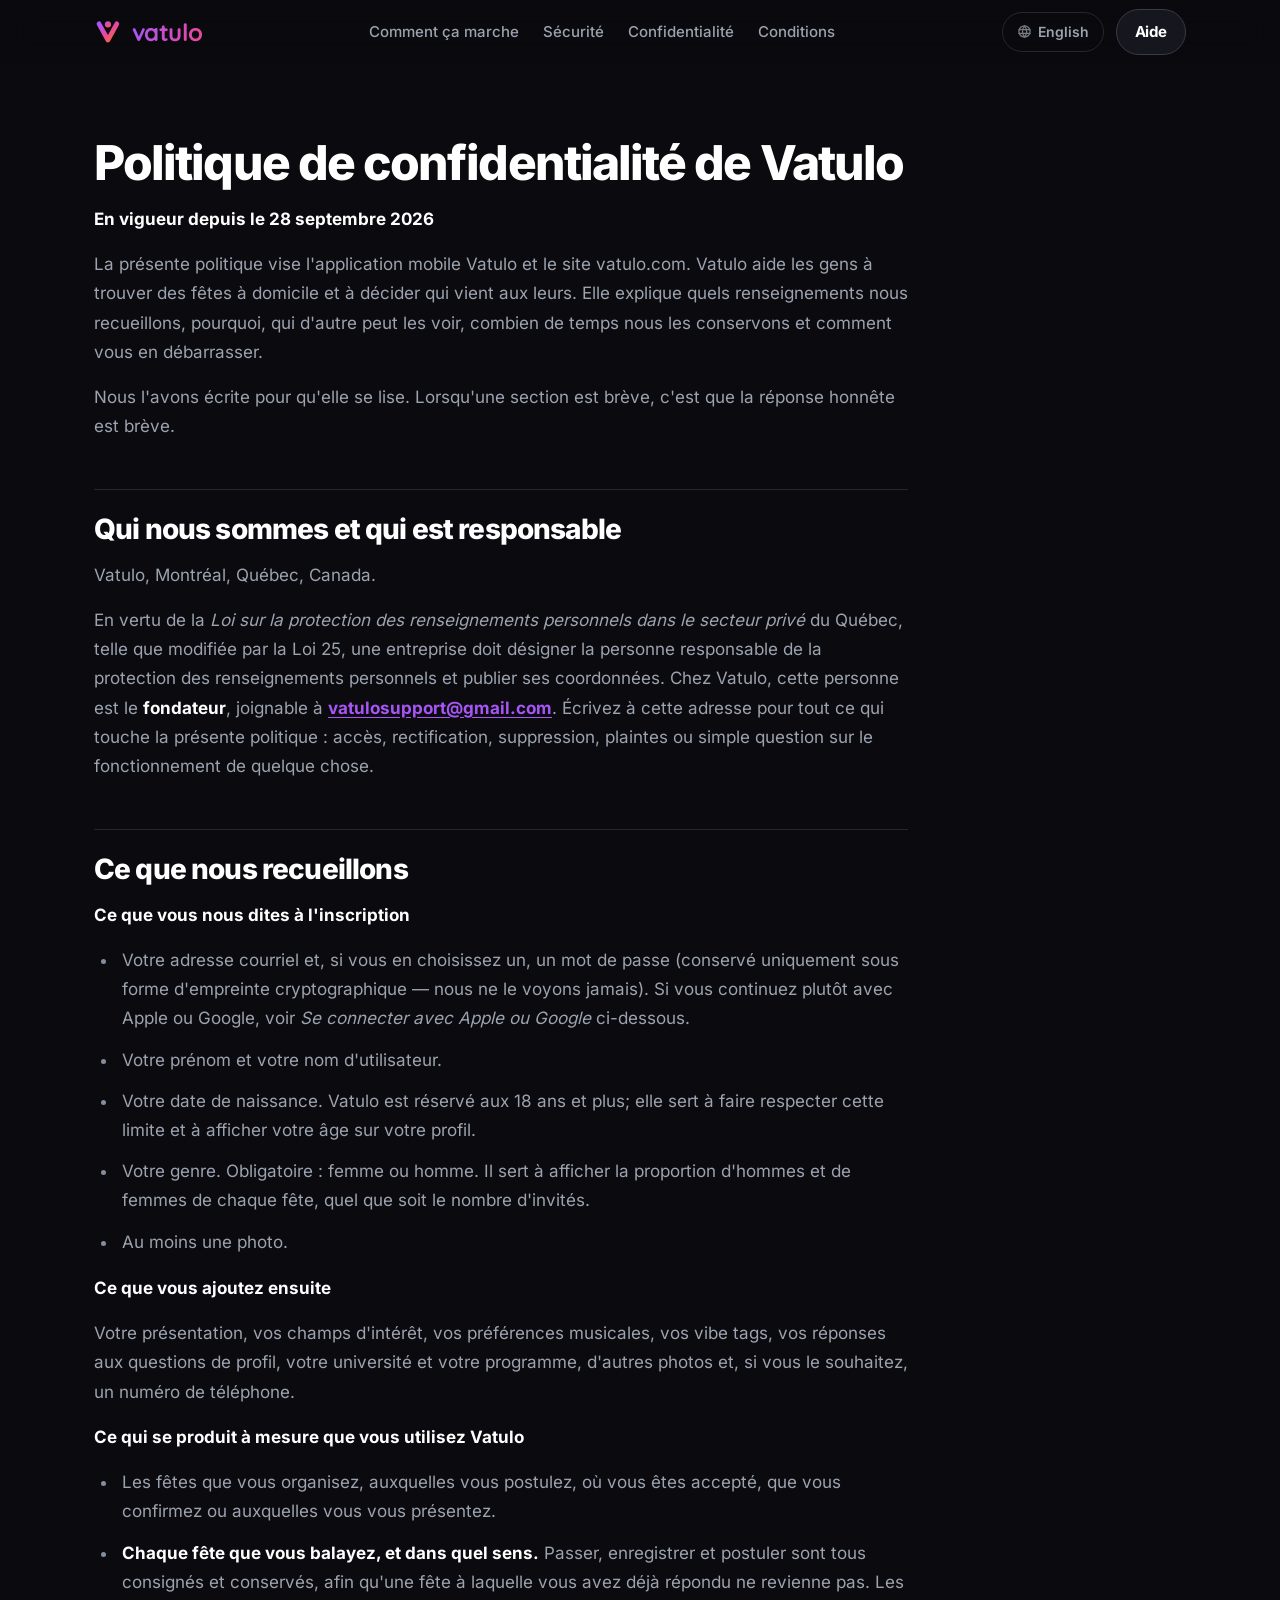
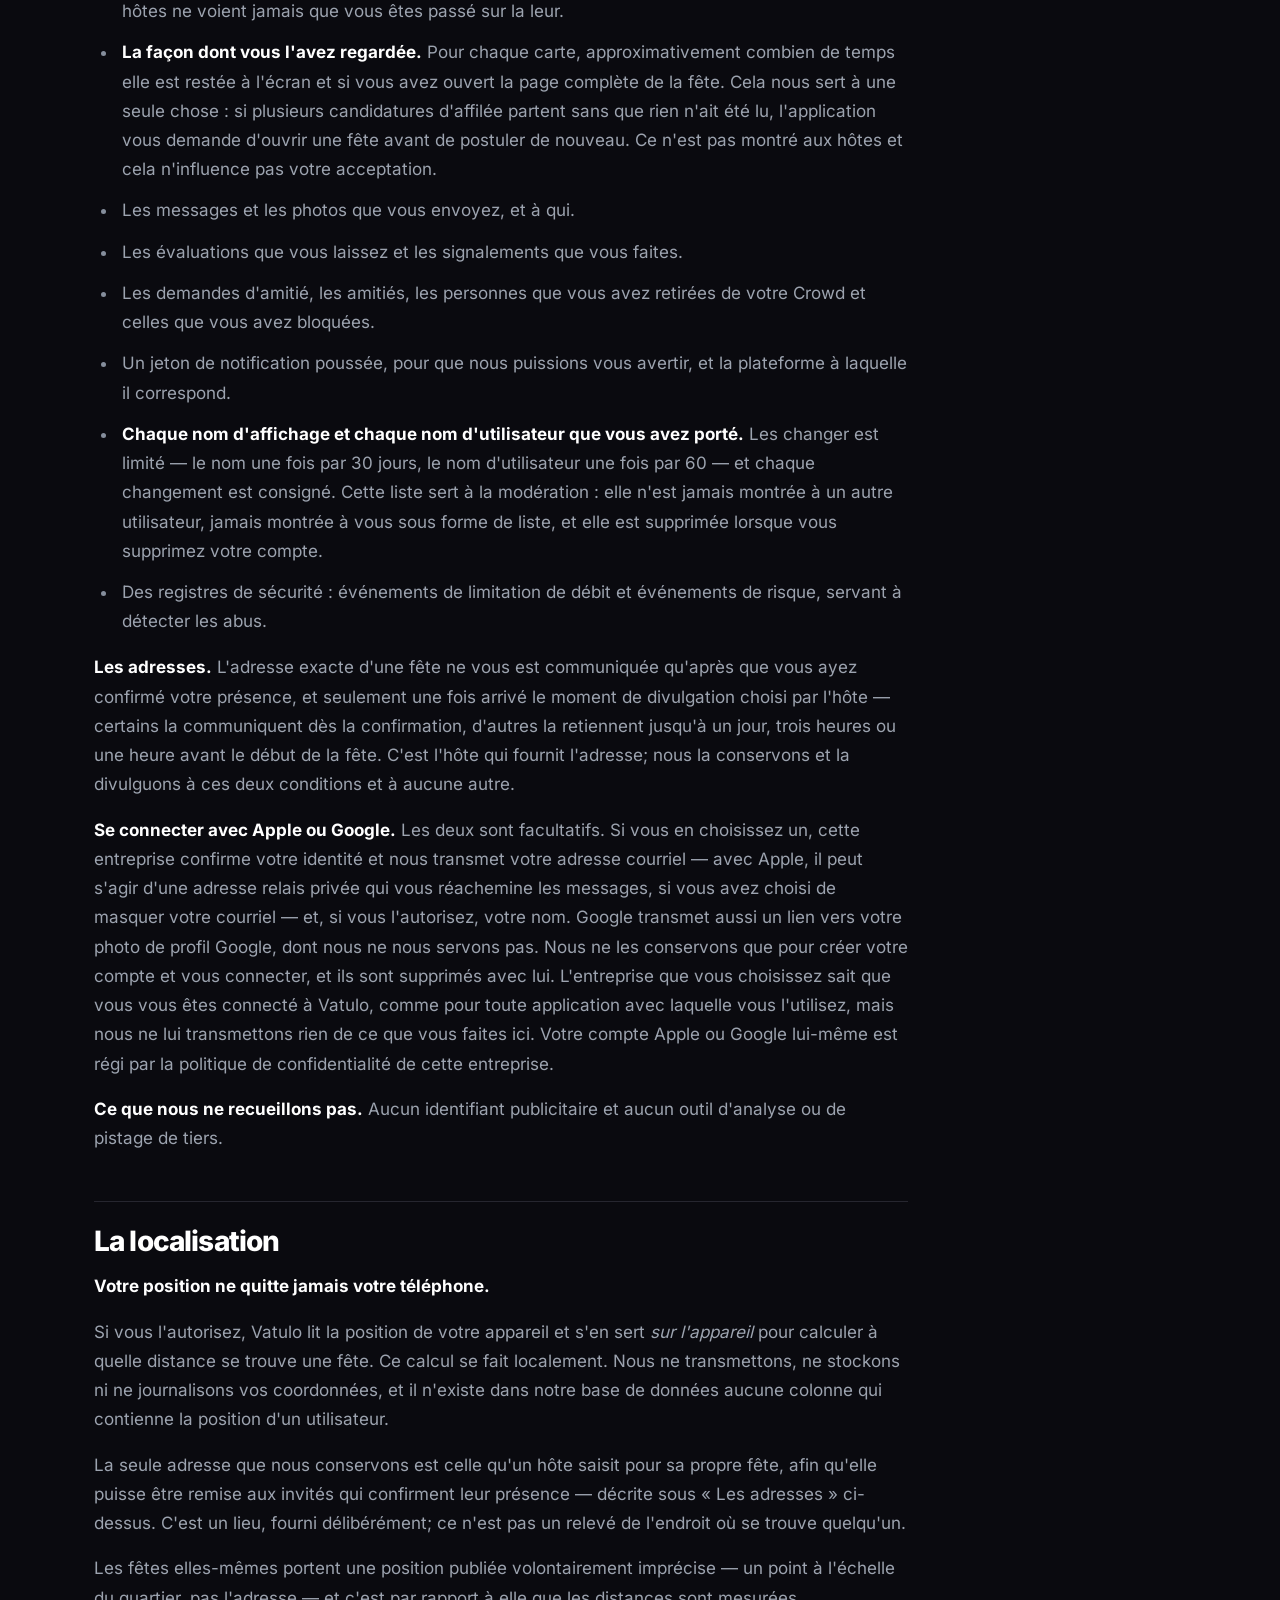
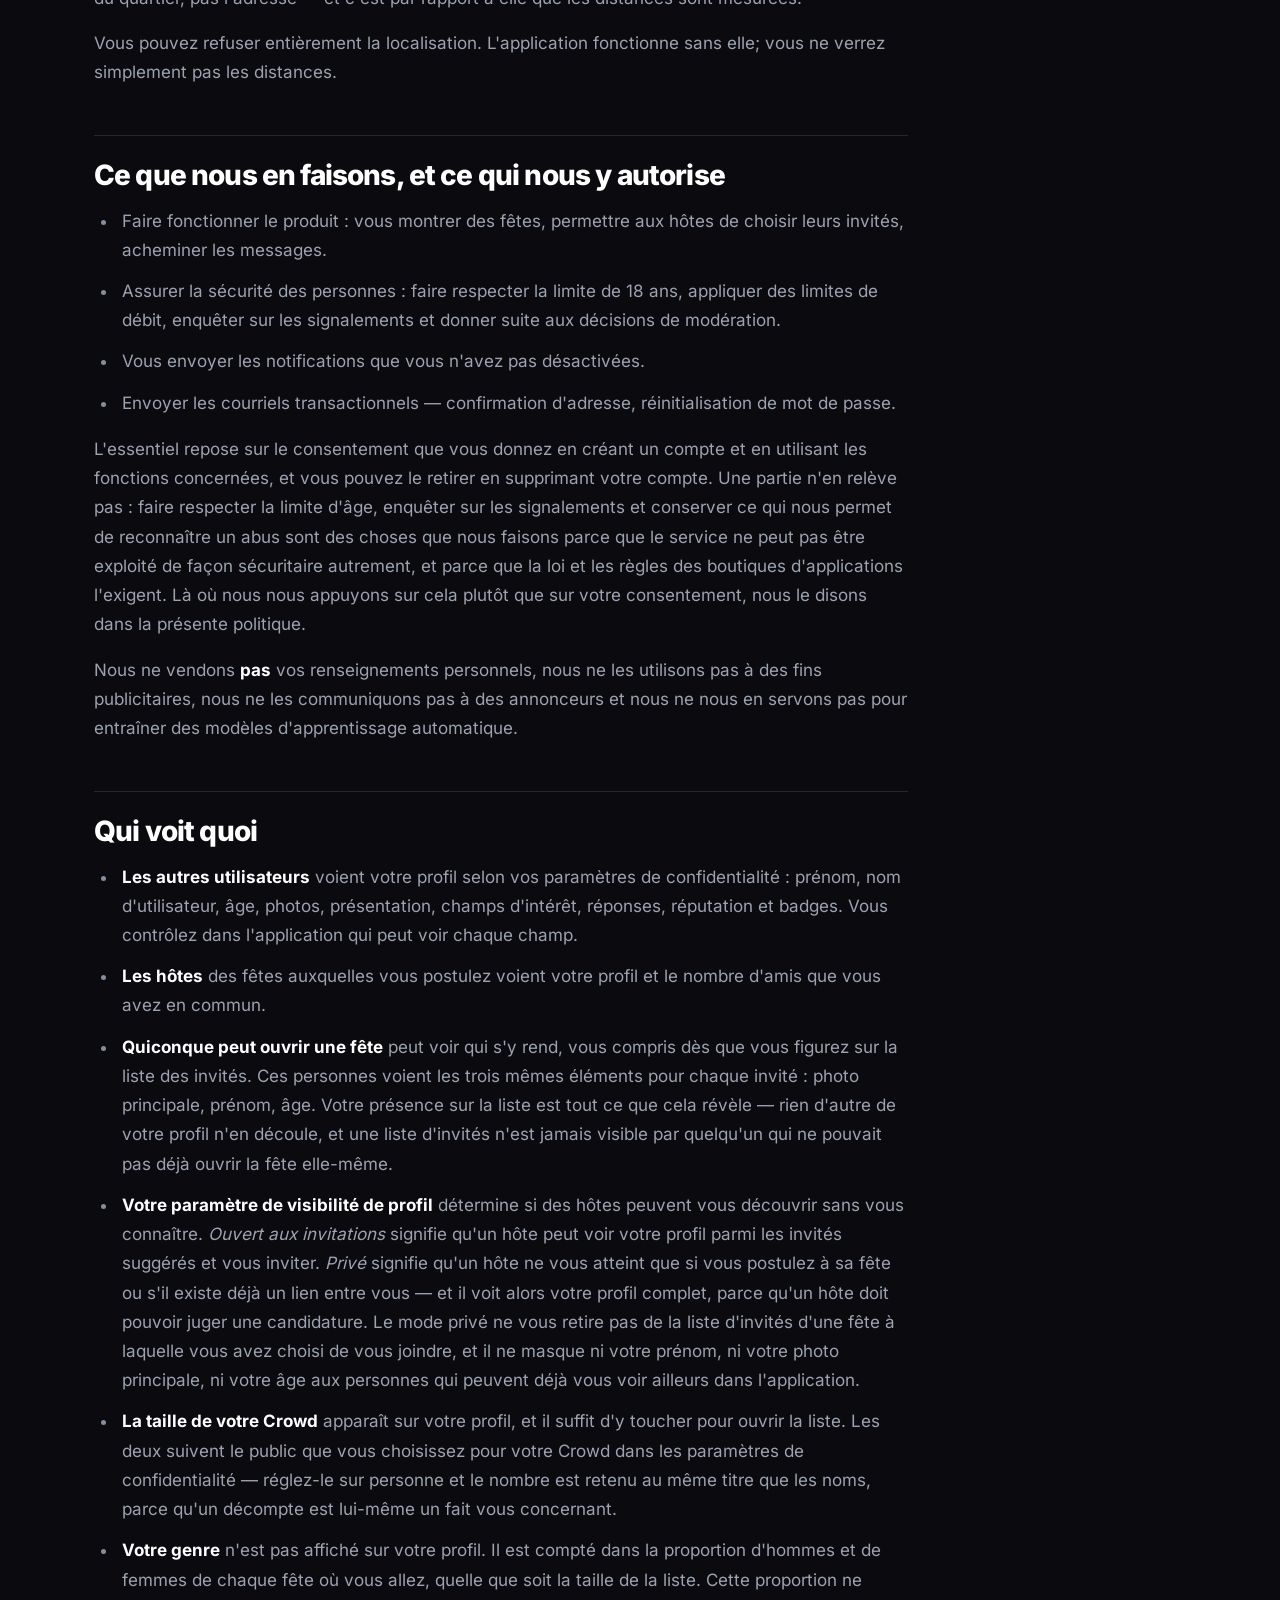
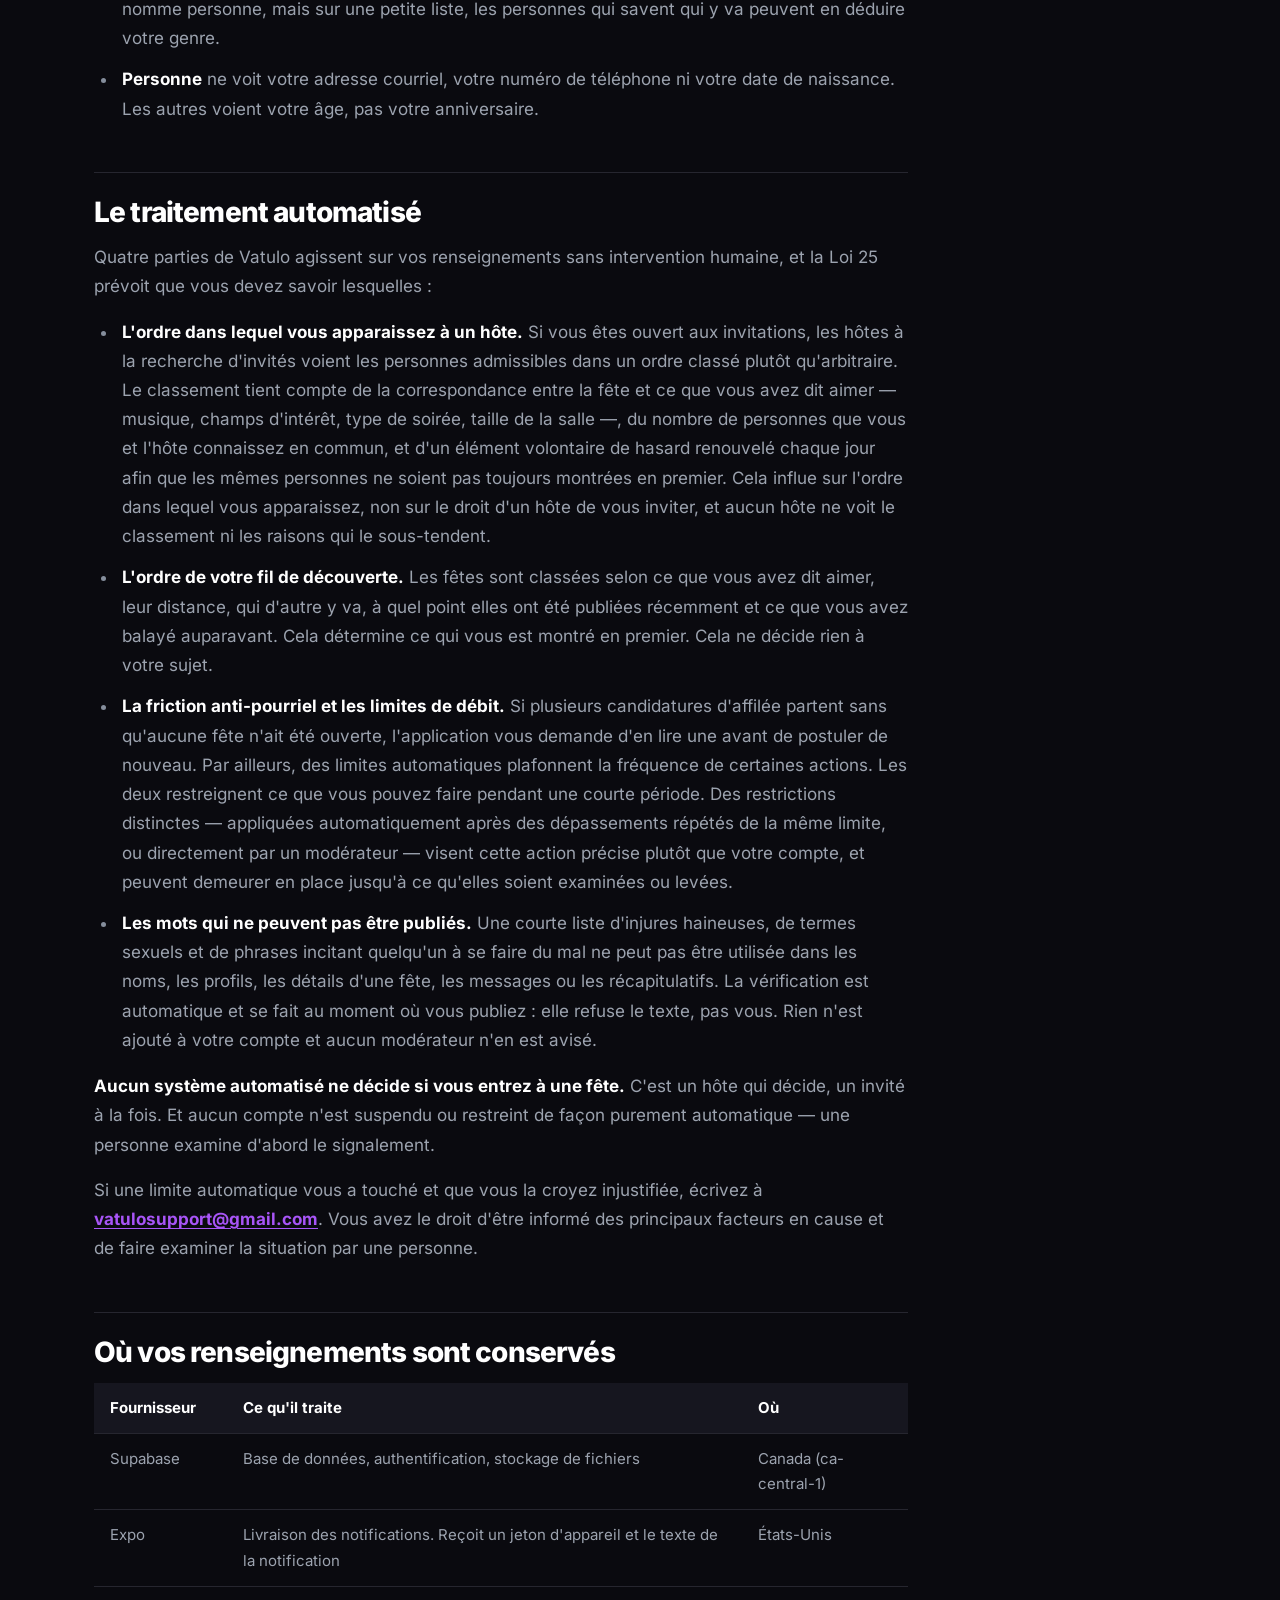
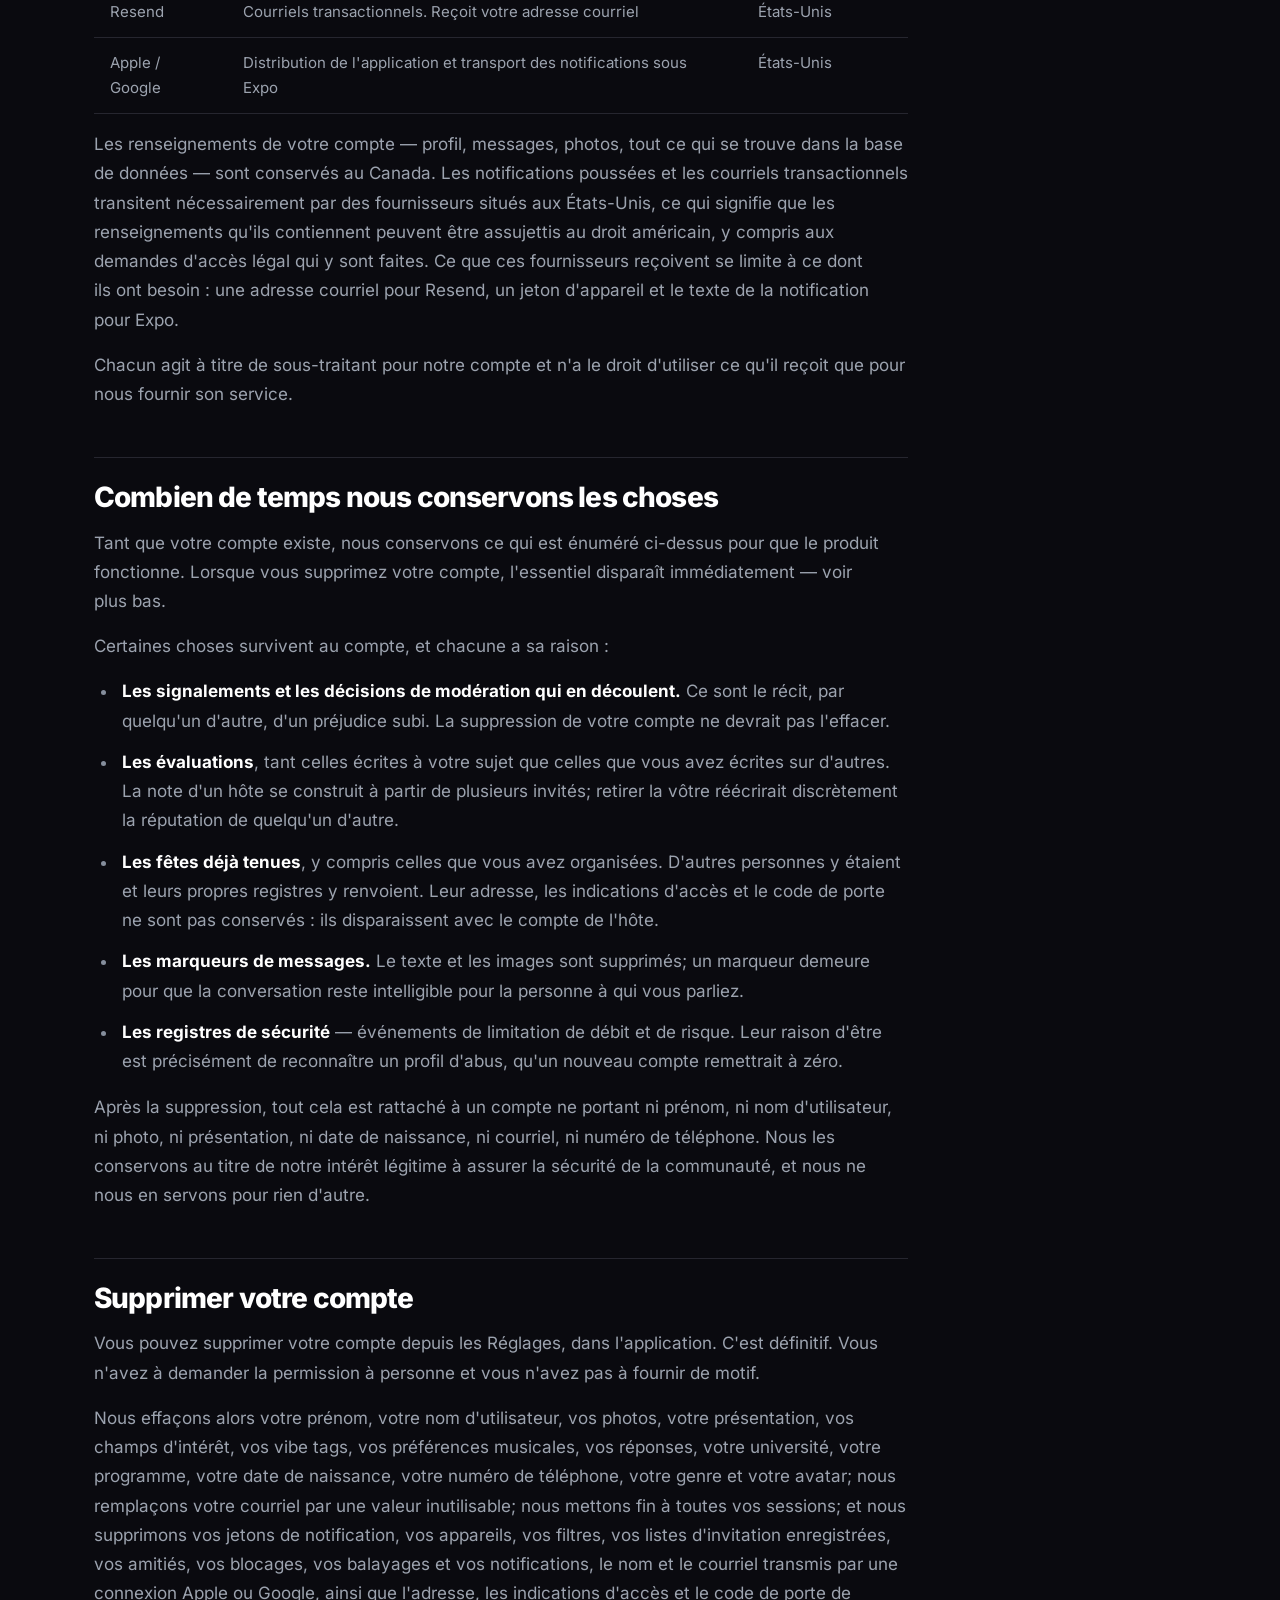
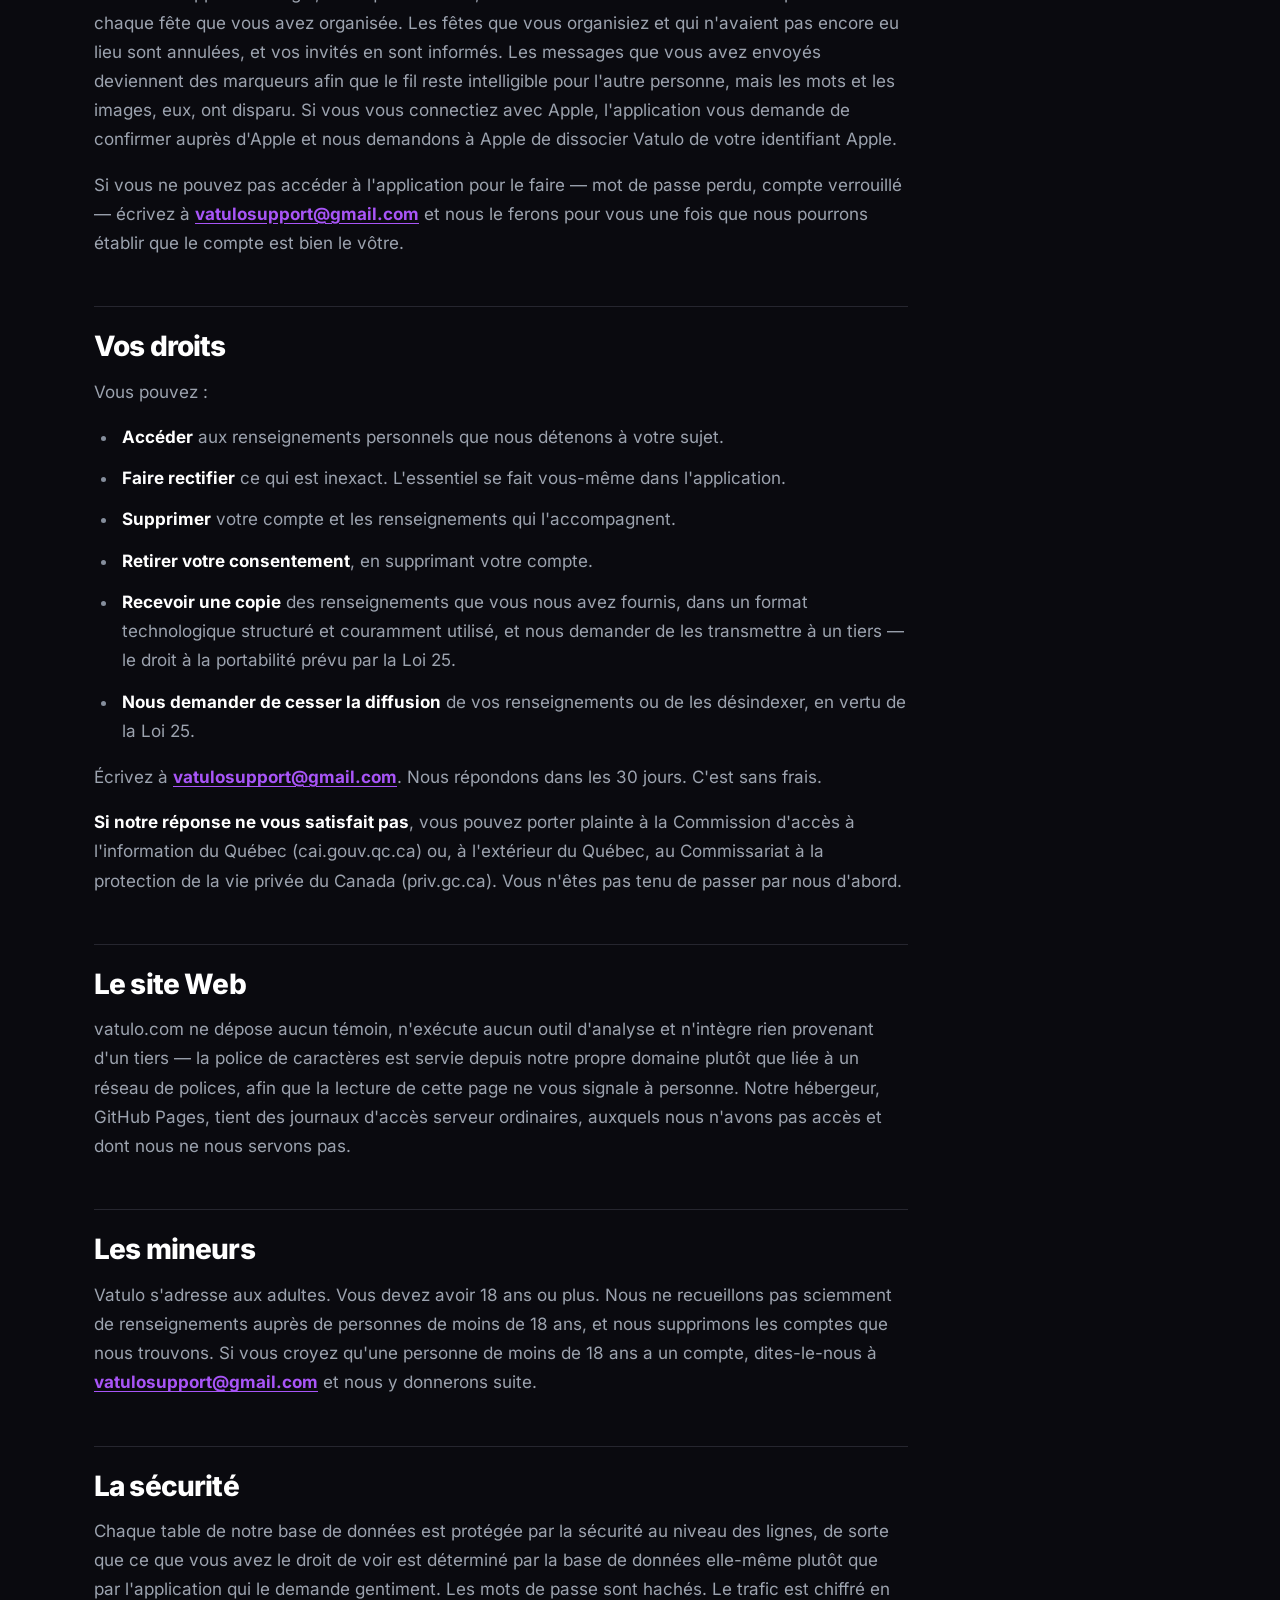
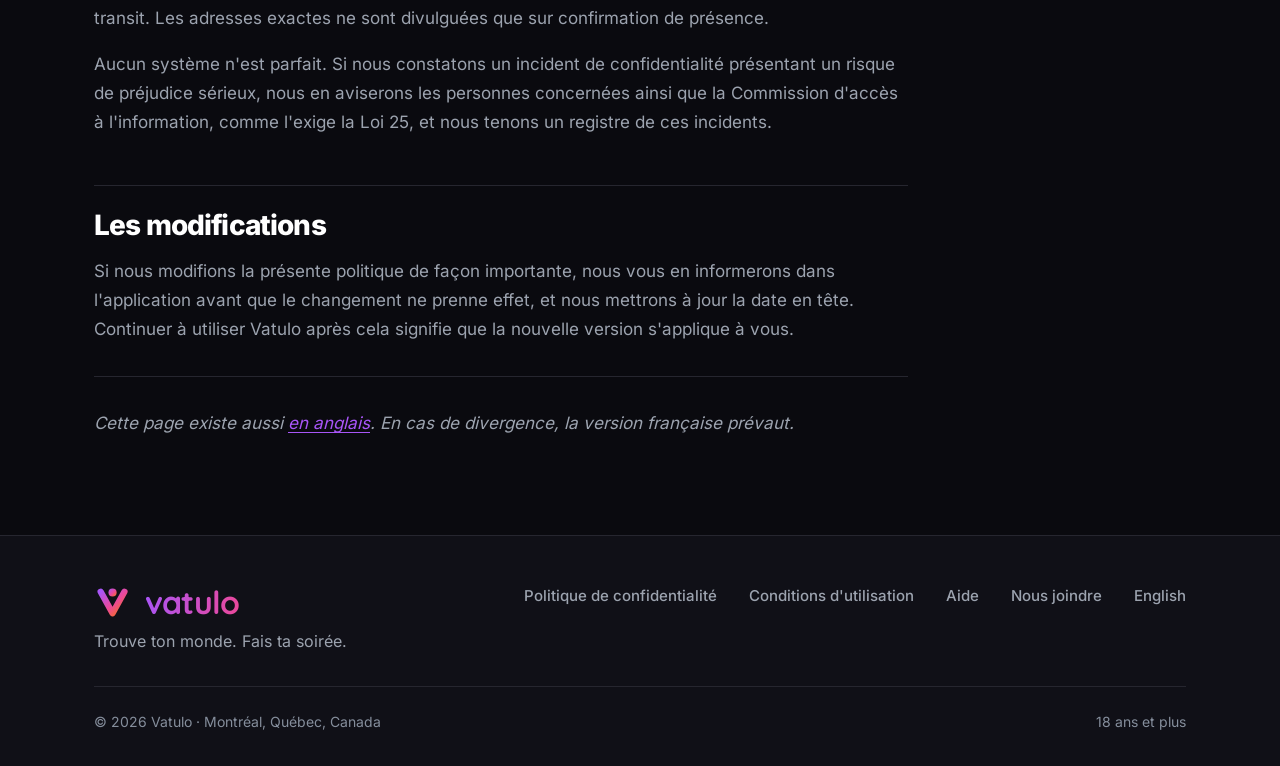
<file: fr/confidentialite/index.html>
<!doctype html>
<html lang="fr">
<head>
<meta charset="utf-8">
<meta name="viewport" content="width=device-width, initial-scale=1">
<title>Politique de confidentialité — Vatulo</title>
<meta name="description" content="Ce que Vatulo recueille, pourquoi, qui d'autre peut le voir et comment vous en débarrasser. Votre position ne quitte jamais votre téléphone.">
<link rel="canonical" href="https://vatulo.com/fr/confidentialite/">

<!-- Both languages of this document declare each other, and x-default points
     at French: under the Charter of the French language the French version is
     the one presented first, and a search engine with no language preference
     should land on it. -->
<link rel="alternate" hreflang="fr" href="https://vatulo.com/fr/confidentialite/">
<link rel="alternate" hreflang="en" href="https://vatulo.com/privacy/">
<link rel="alternate" hreflang="x-default" href="https://vatulo.com/fr/confidentialite/">

<meta property="og:type" content="article">
<meta property="og:site_name" content="Vatulo">
<meta property="og:title" content="Politique de confidentialité — Vatulo">
<meta property="og:description" content="Ce que Vatulo recueille, pourquoi, qui d'autre peut le voir et comment vous en débarrasser. Votre position ne quitte jamais votre téléphone.">
<meta property="og:url" content="https://vatulo.com/fr/confidentialite/">
<meta property="og:locale" content="fr_CA">
<meta name="theme-color" content="#0a0a0f">

<link rel="icon" href="../../assets/img/favicon.png" sizes="48x48">
<link rel="apple-touch-icon" href="../../assets/img/app-icon.png">
<link rel="stylesheet" href="../../assets/css/site.css">
</head>
<body>

<svg width="0" height="0" aria-hidden="true" focusable="false" style="position:absolute">
  <defs>
    <linearGradient id="vatuloGradient" x1="0" y1="0" x2="1" y2="1">
      <stop offset="0" stop-color="#a855f7"/>
      <stop offset="0.55" stop-color="#ec4899"/>
      <stop offset="1" stop-color="#f97316"/>
    </linearGradient>
    <!-- A V with a dot over it, which is also a person with their arms up.
         The dot clears both arms on purpose: any lower and head, arms and body
         fuse into one blob by the time the mark is 16px wide. -->
    <g id="vatuloMark" fill="url(#vatuloGradient)">
      <circle cx="50" cy="23" r="11"/>
      <path d="M18 21 L50 79 L82 21" fill="none" stroke="url(#vatuloGradient)"
            stroke-width="17" stroke-linecap="round" stroke-linejoin="round"/>
    </g>
  </defs>
</svg>

<!-- Generated by tools/build-legal.mjs from the Markdown in legal/. Edit the
     Markdown, re-run the script, and commit both. -->

<a class="skip" href="#main">Aller au contenu</a>

<header class="header" id="header">
  <div class="wrap header__inner">
    <a class="brand" href="../../" aria-label="Vatulo — accueil"><svg class="symbol" viewBox="0 0 100 100" aria-hidden="true" focusable="false"><use href="#vatuloMark"/></svg><span class="wordmark">vatulo</span></a>
    <nav class="nav" aria-label="Principale">
      <a href="../../#how">Comment ça marche</a>
      <a href="../../#safety">Sécurité</a>
      <a href="../../fr/confidentialite/">Confidentialité</a>
      <a href="../../fr/conditions/">Conditions</a>
    </nav>
    <div class="header__end">
      <a class="lang" href="../../privacy/" hreflang="en" lang="en" title="Read this page in English">
        <svg width="15" height="15" viewBox="0 0 24 24" fill="none" stroke="currentColor" stroke-width="2" stroke-linecap="round" stroke-linejoin="round" aria-hidden="true"><circle cx="12" cy="12" r="9"/><path d="M3.2 9h17.6M3.2 15h17.6"/><path d="M12 3a15 15 0 0 1 0 18 15 15 0 0 1 0-18Z"/></svg>
        <span>English</span>
      </a>
      <a class="btn btn--ghost btn--sm" href="../../fr/soutien/">Aide</a>
    </div>
  </div>
</header>

<main id="main" class="wrap page-head">
  <article class="prose">
<h1>Politique de confidentialité de Vatulo</h1>
<p><strong>En vigueur depuis le 28 septembre 2026</strong></p>
<p>La présente politique vise l'application mobile Vatulo et le site vatulo.com. Vatulo aide les gens à trouver des fêtes à domicile et à décider qui vient aux leurs. Elle explique quels renseignements nous recueillons, pourquoi, qui d'autre peut les voir, combien de temps nous les conservons et comment vous en débarrasser.</p>
<p>Nous l'avons écrite pour qu'elle se lise. Lorsqu'une section est brève, c'est que la réponse honnête est brève.</p>
<h2>Qui nous sommes et qui est responsable</h2>
<p>Vatulo, Montréal, Québec, Canada.</p>
<p>En vertu de la <em>Loi sur la protection des renseignements personnels dans le secteur privé</em> du Québec, telle que modifiée par la Loi 25, une entreprise doit désigner la personne responsable de la protection des renseignements personnels et publier ses coordonnées. Chez Vatulo, cette personne est le <strong>fondateur</strong>, joignable à <strong><a href="mailto:vatulosupport@gmail.com">vatulosupport@gmail.com</a></strong>. Écrivez à cette adresse pour tout ce qui touche la présente politique : accès, rectification, suppression, plaintes ou simple question sur le fonctionnement de quelque chose.</p>
<h2>Ce que nous recueillons</h2>
<p><strong>Ce que vous nous dites à l'inscription</strong></p>
<ul>
<li>Votre adresse courriel et, si vous en choisissez un, un mot de passe (conservé uniquement sous forme d'empreinte cryptographique — nous ne le voyons jamais). Si vous continuez plutôt avec Apple ou Google, voir <em>Se connecter avec Apple ou Google</em> ci-dessous.</li>
<li>Votre prénom et votre nom d'utilisateur.</li>
<li>Votre date de naissance. Vatulo est réservé aux 18 ans et plus; elle sert à faire respecter cette limite et à afficher votre âge sur votre profil.</li>
<li>Votre genre. Obligatoire : femme ou homme. Il sert à afficher la proportion d'hommes et de femmes de chaque fête, quel que soit le nombre d'invités.</li>
<li>Au moins une photo.</li>
</ul>
<p><strong>Ce que vous ajoutez ensuite</strong></p>
<p>Votre présentation, vos champs d'intérêt, vos préférences musicales, vos vibe tags, vos réponses aux questions de profil, votre université et votre programme, d'autres photos et, si vous le souhaitez, un numéro de téléphone.</p>
<p><strong>Ce qui se produit à mesure que vous utilisez Vatulo</strong></p>
<ul>
<li>Les fêtes que vous organisez, auxquelles vous postulez, où vous êtes accepté, que vous confirmez ou auxquelles vous vous présentez.</li>
<li><strong>Chaque fête que vous balayez, et dans quel sens.</strong> Passer, enregistrer et postuler sont tous consignés et conservés, afin qu'une fête à laquelle vous avez déjà répondu ne revienne pas. Les hôtes ne voient jamais que vous êtes passé sur la leur.</li>
<li><strong>La façon dont vous l'avez regardée.</strong> Pour chaque carte, approximativement combien de temps elle est restée à l'écran et si vous avez ouvert la page complète de la fête. Cela nous sert à une seule chose : si plusieurs candidatures d'affilée partent sans que rien n'ait été lu, l'application vous demande d'ouvrir une fête avant de postuler de nouveau. Ce n'est pas montré aux hôtes et cela n'influence pas votre acceptation.</li>
<li>Les messages et les photos que vous envoyez, et à qui.</li>
<li>Les évaluations que vous laissez et les signalements que vous faites.</li>
<li>Les demandes d'amitié, les amitiés, les personnes que vous avez retirées de votre Crowd et celles que vous avez bloquées.</li>
<li>Un jeton de notification poussée, pour que nous puissions vous avertir, et la plateforme à laquelle il correspond.</li>
<li><strong>Chaque nom d'affichage et chaque nom d'utilisateur que vous avez porté.</strong> Les changer est limité — le nom une fois par 30 jours, le nom d'utilisateur une fois par 60 — et chaque changement est consigné. Cette liste sert à la modération : elle n'est jamais montrée à un autre utilisateur, jamais montrée à vous sous forme de liste, et elle est supprimée lorsque vous supprimez votre compte.</li>
<li>Des registres de sécurité : événements de limitation de débit et événements de risque, servant à détecter les abus.</li>
</ul>
<p><strong>Les adresses.</strong> L'adresse exacte d'une fête ne vous est communiquée qu'après que vous ayez confirmé votre présence, et seulement une fois arrivé le moment de divulgation choisi par l'hôte — certains la communiquent dès la confirmation, d'autres la retiennent jusqu'à un jour, trois heures ou une heure avant le début de la fête. C'est l'hôte qui fournit l'adresse; nous la conservons et la divulguons à ces deux conditions et à aucune autre.</p>
<p><strong>Se connecter avec Apple ou Google.</strong> Les deux sont facultatifs. Si vous en choisissez un, cette entreprise confirme votre identité et nous transmet votre adresse courriel — avec Apple, il peut s'agir d'une adresse relais privée qui vous réachemine les messages, si vous avez choisi de masquer votre courriel — et, si vous l'autorisez, votre nom. Google transmet aussi un lien vers votre photo de profil Google, dont nous ne nous servons pas. Nous ne les conservons que pour créer votre compte et vous connecter, et ils sont supprimés avec lui. L'entreprise que vous choisissez sait que vous vous êtes connecté à Vatulo, comme pour toute application avec laquelle vous l'utilisez, mais nous ne lui transmettons rien de ce que vous faites ici. Votre compte Apple ou Google lui-même est régi par la politique de confidentialité de cette entreprise.</p>
<p><strong>Ce que nous ne recueillons pas.</strong> Aucun identifiant publicitaire et aucun outil d'analyse ou de pistage de tiers.</p>
<h2>La localisation</h2>
<p><strong>Votre position ne quitte jamais votre téléphone.</strong></p>
<p>Si vous l'autorisez, Vatulo lit la position de votre appareil et s'en sert <em>sur l'appareil</em> pour calculer à quelle distance se trouve une fête. Ce calcul se fait localement. Nous ne transmettons, ne stockons ni ne journalisons vos coordonnées, et il n'existe dans notre base de données aucune colonne qui contienne la position d'un utilisateur.</p>
<p>La seule adresse que nous conservons est celle qu'un hôte saisit pour sa propre fête, afin qu'elle puisse être remise aux invités qui confirment leur présence — décrite sous « Les adresses » ci-dessus. C'est un lieu, fourni délibérément; ce n'est pas un relevé de l'endroit où se trouve quelqu'un.</p>
<p>Les fêtes elles-mêmes portent une position publiée volontairement imprécise — un point à l'échelle du quartier, pas l'adresse — et c'est par rapport à elle que les distances sont mesurées.</p>
<p>Vous pouvez refuser entièrement la localisation. L'application fonctionne sans elle; vous ne verrez simplement pas les distances.</p>
<h2>Ce que nous en faisons, et ce qui nous y autorise</h2>
<ul>
<li>Faire fonctionner le produit : vous montrer des fêtes, permettre aux hôtes de choisir leurs invités, acheminer les messages.</li>
<li>Assurer la sécurité des personnes : faire respecter la limite de 18 ans, appliquer des limites de débit, enquêter sur les signalements et donner suite aux décisions de modération.</li>
<li>Vous envoyer les notifications que vous n'avez pas désactivées.</li>
<li>Envoyer les courriels transactionnels — confirmation d'adresse, réinitialisation de mot de passe.</li>
</ul>
<p>L'essentiel repose sur le consentement que vous donnez en créant un compte et en utilisant les fonctions concernées, et vous pouvez le retirer en supprimant votre compte. Une partie n'en relève pas : faire respecter la limite d'âge, enquêter sur les signalements et conserver ce qui nous permet de reconnaître un abus sont des choses que nous faisons parce que le service ne peut pas être exploité de façon sécuritaire autrement, et parce que la loi et les règles des boutiques d'applications l'exigent. Là où nous nous appuyons sur cela plutôt que sur votre consentement, nous le disons dans la présente politique.</p>
<p>Nous ne vendons <strong>pas</strong> vos renseignements personnels, nous ne les utilisons pas à des fins publicitaires, nous ne les communiquons pas à des annonceurs et nous ne nous en servons pas pour entraîner des modèles d'apprentissage automatique.</p>
<h2>Qui voit quoi</h2>
<ul>
<li><strong>Les autres utilisateurs</strong> voient votre profil selon vos paramètres de confidentialité : prénom, nom d'utilisateur, âge, photos, présentation, champs d'intérêt, réponses, réputation et badges. Vous contrôlez dans l'application qui peut voir chaque champ.</li>
<li><strong>Les hôtes</strong> des fêtes auxquelles vous postulez voient votre profil et le nombre d'amis que vous avez en commun.</li>
<li><strong>Quiconque peut ouvrir une fête</strong> peut voir qui s'y rend, vous compris dès que vous figurez sur la liste des invités. Ces personnes voient les trois mêmes éléments pour chaque invité : photo principale, prénom, âge. Votre présence sur la liste est tout ce que cela révèle — rien d'autre de votre profil n'en découle, et une liste d'invités n'est jamais visible par quelqu'un qui ne pouvait pas déjà ouvrir la fête elle-même.</li>
<li><strong>Votre paramètre de visibilité de profil</strong> détermine si des hôtes peuvent vous découvrir sans vous connaître. <em>Ouvert aux invitations</em> signifie qu'un hôte peut voir votre profil parmi les invités suggérés et vous inviter. <em>Privé</em> signifie qu'un hôte ne vous atteint que si vous postulez à sa fête ou s'il existe déjà un lien entre vous — et il voit alors votre profil complet, parce qu'un hôte doit pouvoir juger une candidature. Le mode privé ne vous retire pas de la liste d'invités d'une fête à laquelle vous avez choisi de vous joindre, et il ne masque ni votre prénom, ni votre photo principale, ni votre âge aux personnes qui peuvent déjà vous voir ailleurs dans l'application.</li>
<li><strong>La taille de votre Crowd</strong> apparaît sur votre profil, et il suffit d'y toucher pour ouvrir la liste. Les deux suivent le public que vous choisissez pour votre Crowd dans les paramètres de confidentialité — réglez-le sur personne et le nombre est retenu au même titre que les noms, parce qu'un décompte est lui-même un fait vous concernant.</li>
<li><strong>Votre genre</strong> n'est pas affiché sur votre profil. Il est compté dans la proportion d'hommes et de femmes de chaque fête où vous allez, quelle que soit la taille de la liste. Cette proportion ne nomme personne, mais sur une petite liste, les personnes qui savent qui y va peuvent en déduire votre genre.</li>
<li><strong>Personne</strong> ne voit votre adresse courriel, votre numéro de téléphone ni votre date de naissance. Les autres voient votre âge, pas votre anniversaire.</li>
</ul>
<h2>Le traitement automatisé</h2>
<p>Quatre parties de Vatulo agissent sur vos renseignements sans intervention humaine, et la Loi 25 prévoit que vous devez savoir lesquelles :</p>
<ul>
<li><strong>L'ordre dans lequel vous apparaissez à un hôte.</strong> Si vous êtes ouvert aux invitations, les hôtes à la recherche d'invités voient les personnes admissibles dans un ordre classé plutôt qu'arbitraire. Le classement tient compte de la correspondance entre la fête et ce que vous avez dit aimer — musique, champs d'intérêt, type de soirée, taille de la salle —, du nombre de personnes que vous et l'hôte connaissez en commun, et d'un élément volontaire de hasard renouvelé chaque jour afin que les mêmes personnes ne soient pas toujours montrées en premier. Cela influe sur l'ordre dans lequel vous apparaissez, non sur le droit d'un hôte de vous inviter, et aucun hôte ne voit le classement ni les raisons qui le sous-tendent.</li>
<li><strong>L'ordre de votre fil de découverte.</strong> Les fêtes sont classées selon ce que vous avez dit aimer, leur distance, qui d'autre y va, à quel point elles ont été publiées récemment et ce que vous avez balayé auparavant. Cela détermine ce qui vous est montré en premier. Cela ne décide rien à votre sujet.</li>
<li><strong>La friction anti-pourriel et les limites de débit.</strong> Si plusieurs candidatures d'affilée partent sans qu'aucune fête n'ait été ouverte, l'application vous demande d'en lire une avant de postuler de nouveau. Par ailleurs, des limites automatiques plafonnent la fréquence de certaines actions. Les deux restreignent ce que vous pouvez faire pendant une courte période. Des restrictions distinctes — appliquées automatiquement après des dépassements répétés de la même limite, ou directement par un modérateur — visent cette action précise plutôt que votre compte, et peuvent demeurer en place jusqu'à ce qu'elles soient examinées ou levées.</li>
<li><strong>Les mots qui ne peuvent pas être publiés.</strong> Une courte liste d'injures haineuses, de termes sexuels et de phrases incitant quelqu'un à se faire du mal ne peut pas être utilisée dans les noms, les profils, les détails d'une fête, les messages ou les récapitulatifs. La vérification est automatique et se fait au moment où vous publiez : elle refuse le texte, pas vous. Rien n'est ajouté à votre compte et aucun modérateur n'en est avisé.</li>
</ul>
<p><strong>Aucun système automatisé ne décide si vous entrez à une fête.</strong> C'est un hôte qui décide, un invité à la fois. Et aucun compte n'est suspendu ou restreint de façon purement automatique — une personne examine d'abord le signalement.</p>
<p>Si une limite automatique vous a touché et que vous la croyez injustifiée, écrivez à <strong><a href="mailto:vatulosupport@gmail.com">vatulosupport@gmail.com</a></strong>. Vous avez le droit d'être informé des principaux facteurs en cause et de faire examiner la situation par une personne.</p>
<h2>Où vos renseignements sont conservés</h2>
<div class="table-scroll">
<table>
<thead><tr><th scope="col">Fournisseur</th><th scope="col">Ce qu'il traite</th><th scope="col">Où</th></tr></thead>
<tbody>
<tr><td>Supabase</td><td>Base de données, authentification, stockage de fichiers</td><td>Canada (ca-central-1)</td></tr>
<tr><td>Expo</td><td>Livraison des notifications. Reçoit un jeton d'appareil et le texte de la notification</td><td>États-Unis</td></tr>
<tr><td>Resend</td><td>Courriels transactionnels. Reçoit votre adresse courriel</td><td>États-Unis</td></tr>
<tr><td>Apple / Google</td><td>Distribution de l'application et transport des notifications sous Expo</td><td>États-Unis</td></tr>
</tbody>
</table>
</div>
<p>Les renseignements de votre compte — profil, messages, photos, tout ce qui se trouve dans la base de données — sont conservés au Canada. Les notifications poussées et les courriels transactionnels transitent nécessairement par des fournisseurs situés aux États-Unis, ce qui signifie que les renseignements qu'ils contiennent peuvent être assujettis au droit américain, y compris aux demandes d'accès légal qui y sont faites. Ce que ces fournisseurs reçoivent se limite à ce dont ils ont besoin : une adresse courriel pour Resend, un jeton d'appareil et le texte de la notification pour Expo.</p>
<p>Chacun agit à titre de sous-traitant pour notre compte et n'a le droit d'utiliser ce qu'il reçoit que pour nous fournir son service.</p>
<h2>Combien de temps nous conservons les choses</h2>
<p>Tant que votre compte existe, nous conservons ce qui est énuméré ci-dessus pour que le produit fonctionne. Lorsque vous supprimez votre compte, l'essentiel disparaît immédiatement — voir plus bas.</p>
<p>Certaines choses survivent au compte, et chacune a sa raison :</p>
<ul>
<li><strong>Les signalements et les décisions de modération qui en découlent.</strong> Ce sont le récit, par quelqu'un d'autre, d'un préjudice subi. La suppression de votre compte ne devrait pas l'effacer.</li>
<li><strong>Les évaluations</strong>, tant celles écrites à votre sujet que celles que vous avez écrites sur d'autres. La note d'un hôte se construit à partir de plusieurs invités; retirer la vôtre réécrirait discrètement la réputation de quelqu'un d'autre.</li>
<li><strong>Les fêtes déjà tenues</strong>, y compris celles que vous avez organisées. D'autres personnes y étaient et leurs propres registres y renvoient. Leur adresse, les indications d'accès et le code de porte ne sont pas conservés : ils disparaissent avec le compte de l'hôte.</li>
<li><strong>Les marqueurs de messages.</strong> Le texte et les images sont supprimés; un marqueur demeure pour que la conversation reste intelligible pour la personne à qui vous parliez.</li>
<li><strong>Les registres de sécurité</strong> — événements de limitation de débit et de risque. Leur raison d'être est précisément de reconnaître un profil d'abus, qu'un nouveau compte remettrait à zéro.</li>
</ul>
<p>Après la suppression, tout cela est rattaché à un compte ne portant ni prénom, ni nom d'utilisateur, ni photo, ni présentation, ni date de naissance, ni courriel, ni numéro de téléphone. Nous les conservons au titre de notre intérêt légitime à assurer la sécurité de la communauté, et nous ne nous en servons pour rien d'autre.</p>
<h2>Supprimer votre compte</h2>
<p>Vous pouvez supprimer votre compte depuis les Réglages, dans l'application. C'est définitif. Vous n'avez à demander la permission à personne et vous n'avez pas à fournir de motif.</p>
<p>Nous effaçons alors votre prénom, votre nom d'utilisateur, vos photos, votre présentation, vos champs d'intérêt, vos vibe tags, vos préférences musicales, vos réponses, votre université, votre programme, votre date de naissance, votre numéro de téléphone, votre genre et votre avatar; nous remplaçons votre courriel par une valeur inutilisable; nous mettons fin à toutes vos sessions; et nous supprimons vos jetons de notification, vos appareils, vos filtres, vos listes d'invitation enregistrées, vos amitiés, vos blocages, vos balayages et vos notifications, le nom et le courriel transmis par une connexion Apple ou Google, ainsi que l'adresse, les indications d'accès et le code de porte de chaque fête que vous avez organisée. Les fêtes que vous organisiez et qui n'avaient pas encore eu lieu sont annulées, et vos invités en sont informés. Les messages que vous avez envoyés deviennent des marqueurs afin que le fil reste intelligible pour l'autre personne, mais les mots et les images, eux, ont disparu. Si vous vous connectiez avec Apple, l'application vous demande de confirmer auprès d'Apple et nous demandons à Apple de dissocier Vatulo de votre identifiant Apple.</p>
<p>Si vous ne pouvez pas accéder à l'application pour le faire — mot de passe perdu, compte verrouillé — écrivez à <strong><a href="mailto:vatulosupport@gmail.com">vatulosupport@gmail.com</a></strong> et nous le ferons pour vous une fois que nous pourrons établir que le compte est bien le vôtre.</p>
<h2>Vos droits</h2>
<p>Vous pouvez :</p>
<ul>
<li><strong>Accéder</strong> aux renseignements personnels que nous détenons à votre sujet.</li>
<li><strong>Faire rectifier</strong> ce qui est inexact. L'essentiel se fait vous-même dans l'application.</li>
<li><strong>Supprimer</strong> votre compte et les renseignements qui l'accompagnent.</li>
<li><strong>Retirer votre consentement</strong>, en supprimant votre compte.</li>
<li><strong>Recevoir une copie</strong> des renseignements que vous nous avez fournis, dans un format technologique structuré et couramment utilisé, et nous demander de les transmettre à un tiers — le droit à la portabilité prévu par la Loi 25.</li>
<li><strong>Nous demander de cesser la diffusion</strong> de vos renseignements ou de les désindexer, en vertu de la Loi 25.</li>
</ul>
<p>Écrivez à <strong><a href="mailto:vatulosupport@gmail.com">vatulosupport@gmail.com</a></strong>. Nous répondons dans les 30 jours. C'est sans frais.</p>
<p><strong>Si notre réponse ne vous satisfait pas</strong>, vous pouvez porter plainte à la Commission d'accès à l'information du Québec (cai.gouv.qc.ca) ou, à l'extérieur du Québec, au Commissariat à la protection de la vie privée du Canada (priv.gc.ca). Vous n'êtes pas tenu de passer par nous d'abord.</p>
<h2>Le site Web</h2>
<p>vatulo.com ne dépose aucun témoin, n'exécute aucun outil d'analyse et n'intègre rien provenant d'un tiers — la police de caractères est servie depuis notre propre domaine plutôt que liée à un réseau de polices, afin que la lecture de cette page ne vous signale à personne. Notre hébergeur, GitHub Pages, tient des journaux d'accès serveur ordinaires, auxquels nous n'avons pas accès et dont nous ne nous servons pas.</p>
<h2>Les mineurs</h2>
<p>Vatulo s'adresse aux adultes. Vous devez avoir 18 ans ou plus. Nous ne recueillons pas sciemment de renseignements auprès de personnes de moins de 18 ans, et nous supprimons les comptes que nous trouvons. Si vous croyez qu'une personne de moins de 18 ans a un compte, dites-le-nous à <strong><a href="mailto:vatulosupport@gmail.com">vatulosupport@gmail.com</a></strong> et nous y donnerons suite.</p>
<h2>La sécurité</h2>
<p>Chaque table de notre base de données est protégée par la sécurité au niveau des lignes, de sorte que ce que vous avez le droit de voir est déterminé par la base de données elle-même plutôt que par l'application qui le demande gentiment. Les mots de passe sont hachés. Le trafic est chiffré en transit. Les adresses exactes ne sont divulguées que sur confirmation de présence.</p>
<p>Aucun système n'est parfait. Si nous constatons un incident de confidentialité présentant un risque de préjudice sérieux, nous en aviserons les personnes concernées ainsi que la Commission d'accès à l'information, comme l'exige la Loi 25, et nous tenons un registre de ces incidents.</p>
<h2>Les modifications</h2>
<p>Si nous modifions la présente politique de façon importante, nous vous en informerons dans l'application avant que le changement ne prenne effet, et nous mettrons à jour la date en tête. Continuer à utiliser Vatulo après cela signifie que la nouvelle version s'applique à vous.</p>
<hr>
<p><em>Cette page existe aussi <a href="../../privacy/">en anglais</a>. En cas de divergence, la version française prévaut.</em></p>
  </article>
</main>

<footer class="footer" style="margin-top:72px">
  <div class="wrap">
    <div class="footer__grid">
      <div class="stack stack--tight">
        <span class="brand brand--lg"><svg class="symbol" viewBox="0 0 100 100" aria-hidden="true" focusable="false"><use href="#vatuloMark"/></svg><span class="wordmark">vatulo</span></span>
        <p class="muted">Trouve ton monde. Fais ta soirée.</p>
      </div>

      <nav class="footer__links" aria-label="Pied de page">
        <a href="../../fr/confidentialite/">Politique de confidentialité</a>
        <a href="../../fr/conditions/">Conditions d'utilisation</a>
        <a href="../../fr/soutien/">Aide</a>
        <a href="mailto:vatulosupport@gmail.com">Nous joindre</a>
        <a href="../../privacy/" hreflang="en" lang="en">English</a>
      </nav>
    </div>

    <div class="footer__bottom">
      <span>&copy; 2026 Vatulo · Montréal, Québec, Canada</span>
      <span>18 ans et plus</span>
    </div>
  </div>
</footer>

<script>
(function () {
  var header = document.getElementById('header');
  var onScroll = function () { header.dataset.scrolled = String(window.scrollY > 8); };
  addEventListener('scroll', onScroll, { passive: true });
  onScroll();
})();
</script>

</body>
</html>
</file>
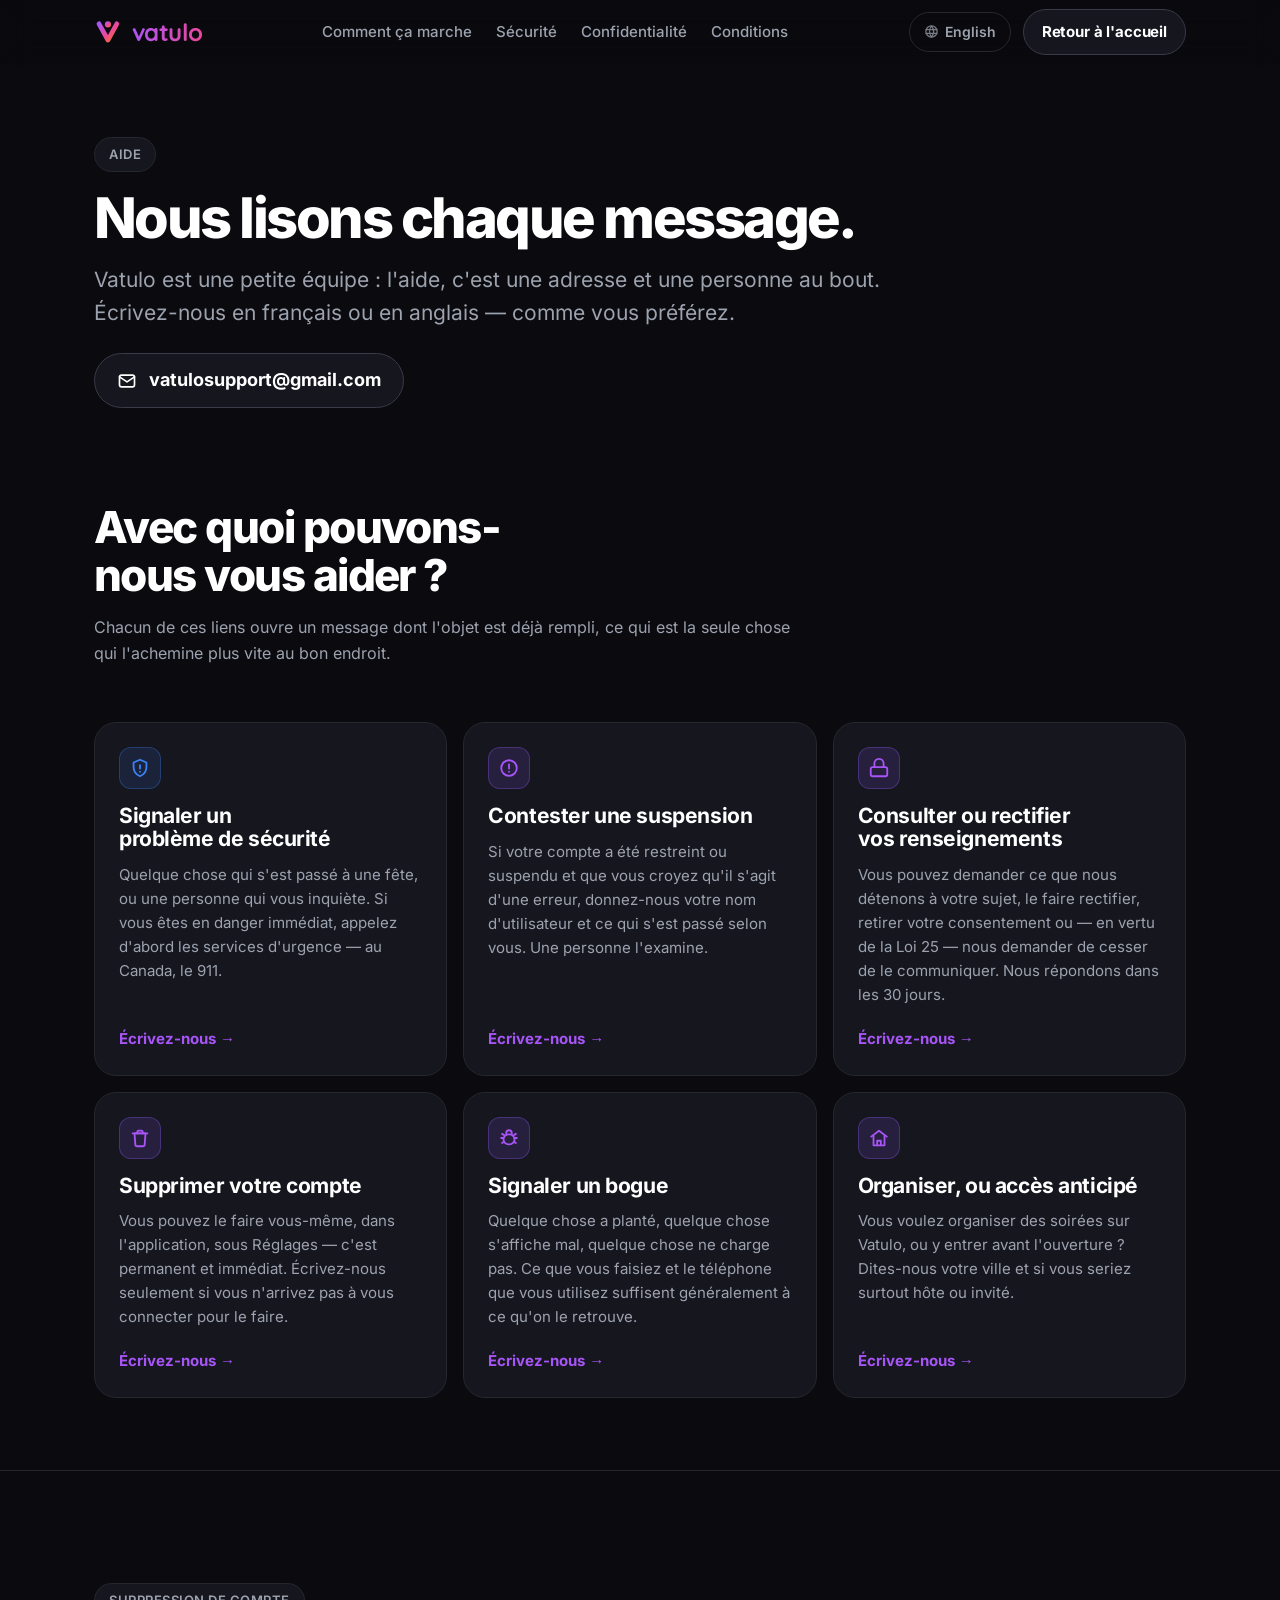
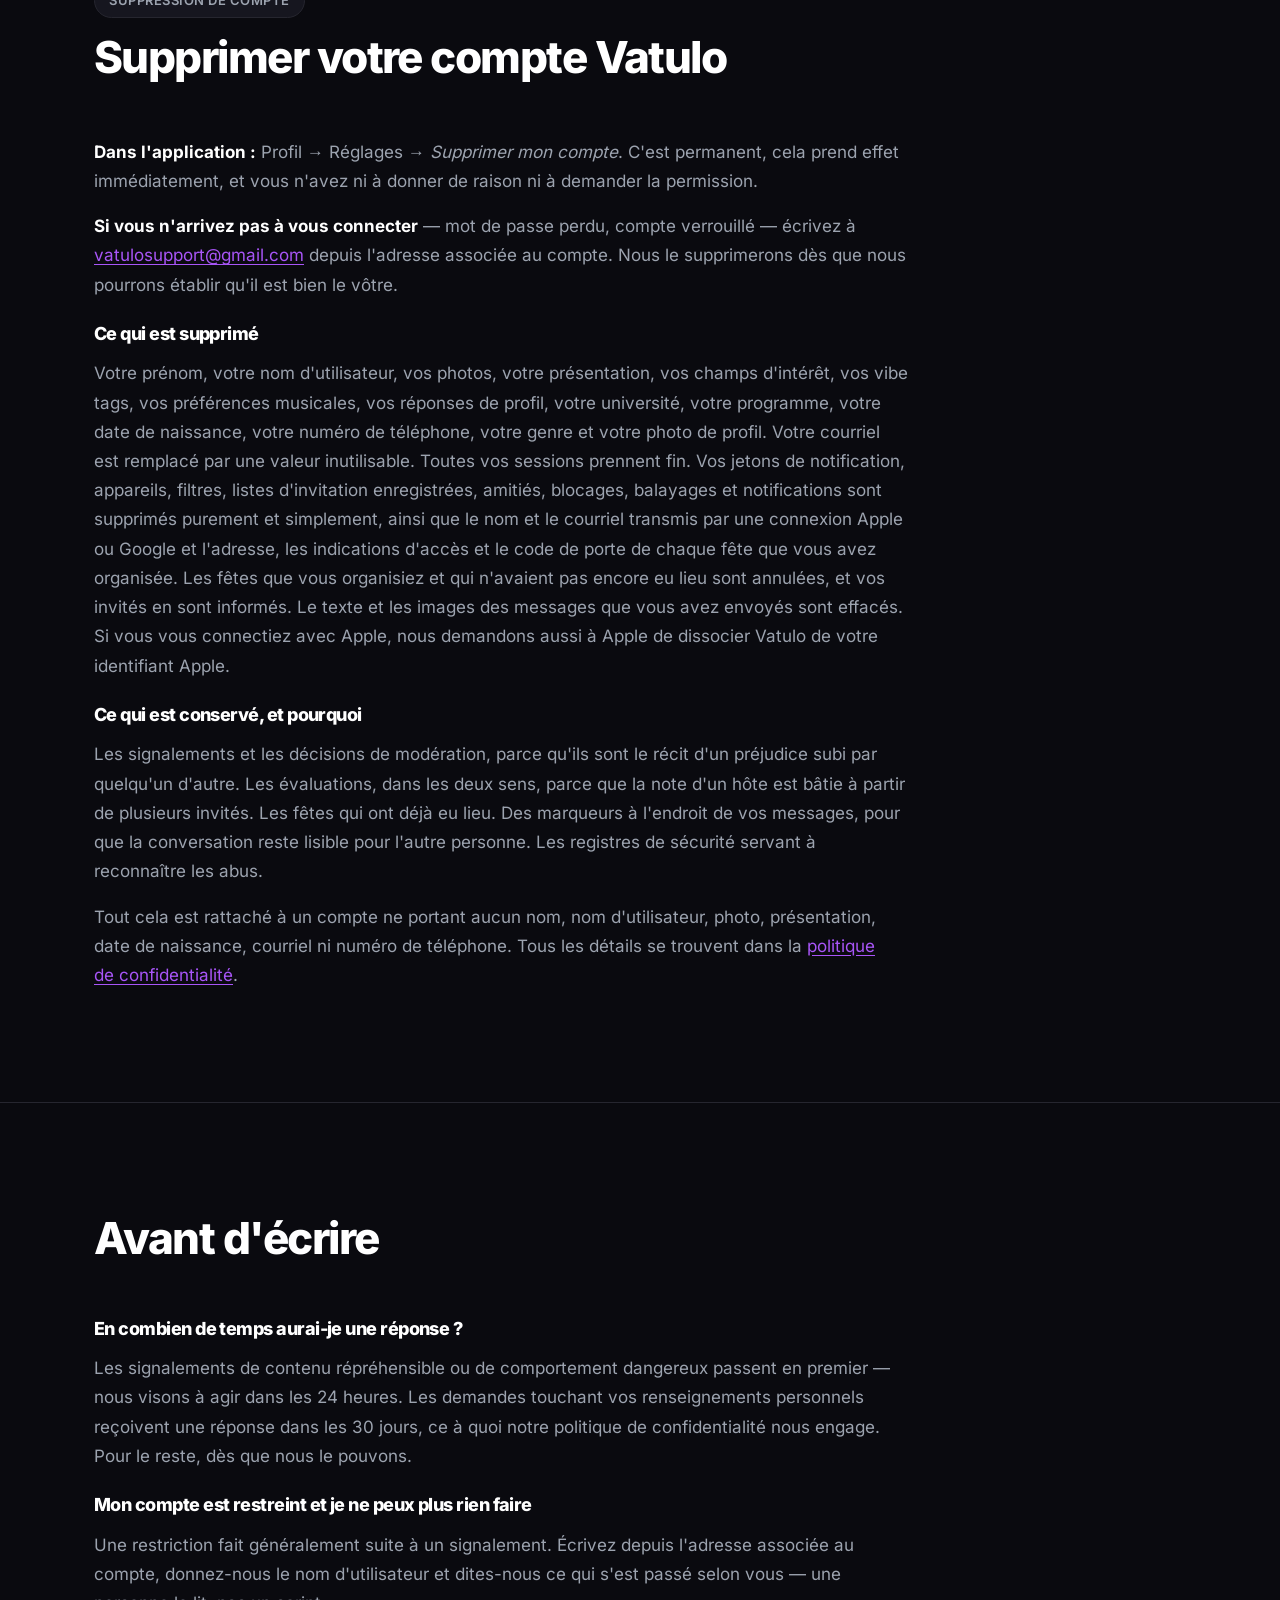
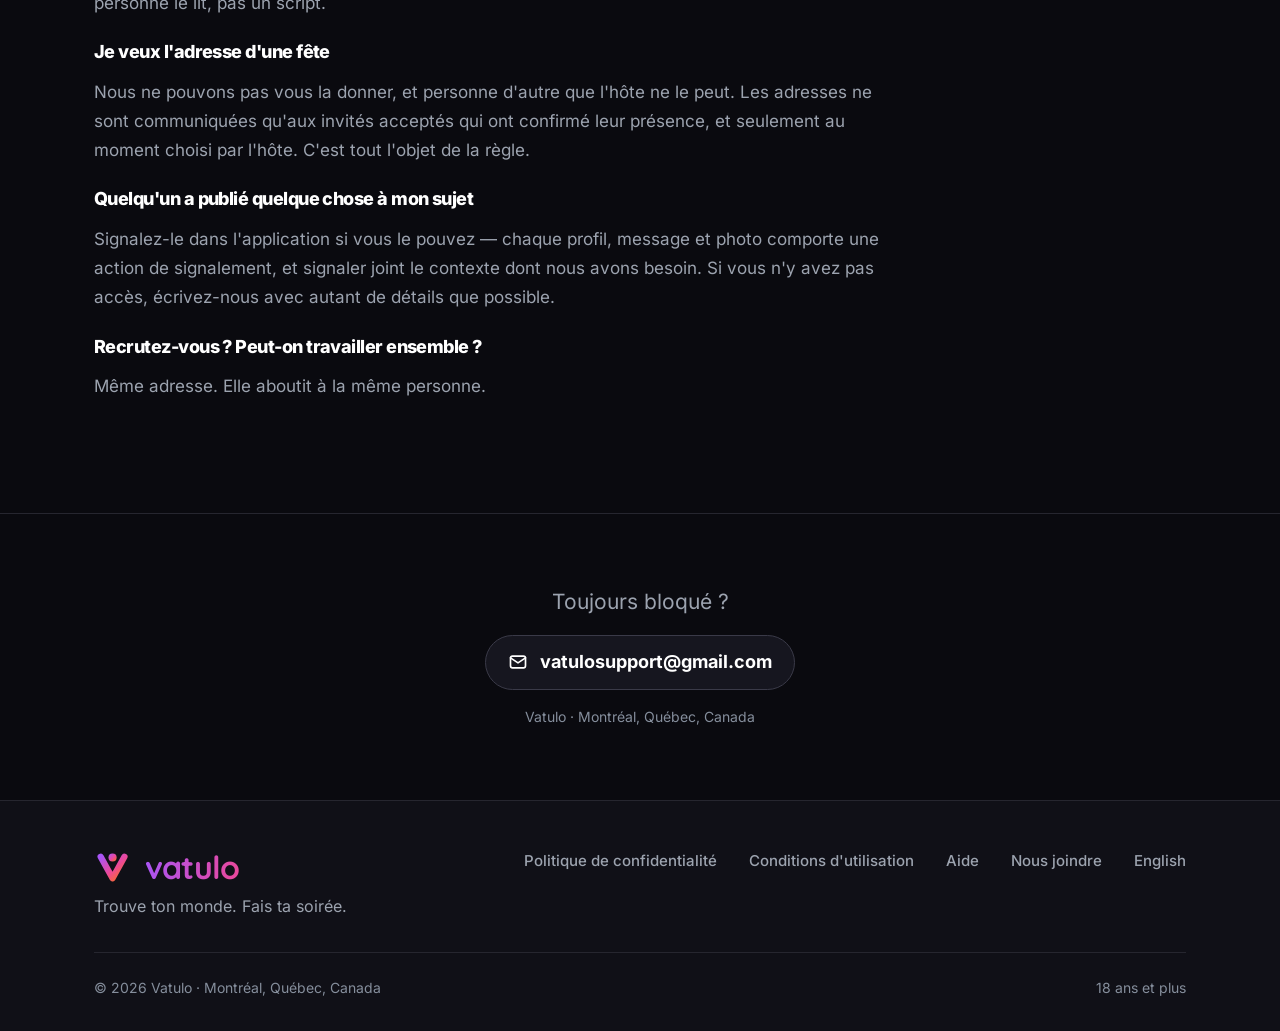
<file: fr/soutien/index.html>
<!doctype html>
<html lang="fr">
<head>
<meta charset="utf-8">
<meta name="viewport" content="width=device-width, initial-scale=1">
<title>Aide — Vatulo</title>
<meta name="description" content="Obtenez de l'aide avec Vatulo. Signalez un problème de sécurité, contestez une suspension, supprimez votre compte ou faites une demande liée à vos renseignements personnels.">
<link rel="canonical" href="https://vatulo.com/fr/soutien/">
<link rel="alternate" hreflang="fr" href="https://vatulo.com/fr/soutien/">
<link rel="alternate" hreflang="en" href="https://vatulo.com/support/">
<link rel="alternate" hreflang="x-default" href="https://vatulo.com/fr/soutien/">

<meta property="og:type" content="website">
<meta property="og:site_name" content="Vatulo">
<meta property="og:title" content="Aide — Vatulo">
<meta property="og:description" content="Obtenez de l'aide avec Vatulo. Signalez un problème de sécurité, contestez une suspension, supprimez votre compte ou faites une demande liée à vos renseignements personnels.">
<meta property="og:url" content="https://vatulo.com/fr/soutien/">
<meta name="theme-color" content="#0a0a0f">

<link rel="icon" href="../../assets/img/favicon.png" sizes="48x48">
<link rel="apple-touch-icon" href="../../assets/img/app-icon.png">
<link rel="stylesheet" href="../../assets/css/site.css">
</head>
<body>

<svg width="0" height="0" aria-hidden="true" focusable="false" style="position:absolute">
  <defs>
    <linearGradient id="vatuloGradient" x1="0" y1="0" x2="1" y2="1">
      <stop offset="0" stop-color="#a855f7"/>
      <stop offset="0.55" stop-color="#ec4899"/>
      <stop offset="1" stop-color="#f97316"/>
    </linearGradient>
    <g id="vatuloMark" fill="url(#vatuloGradient)">
      <circle cx="50" cy="23" r="11"/>
      <path d="M18 21 L50 79 L82 21" fill="none" stroke="url(#vatuloGradient)"
            stroke-width="17" stroke-linecap="round" stroke-linejoin="round"/>
    </g>
  </defs>
</svg>

<a class="skip" href="#main">Aller au contenu</a>

<header class="header" id="header">
  <div class="wrap header__inner">
    <a class="brand" href="../../" aria-label="Vatulo — accueil"><svg class="symbol" viewBox="0 0 100 100" aria-hidden="true" focusable="false"><use href="#vatuloMark"/></svg><span class="wordmark">vatulo</span></a>
    <nav class="nav" aria-label="Principale">
      <a href="../../#how">Comment ça marche</a>
      <a href="../../#safety">Sécurité</a>
      <a href="../confidentialite/">Confidentialité</a>
      <a href="../conditions/">Conditions</a>
    </nav>
    <div class="header__end">
      <a class="lang" href="../../support/" hreflang="en" lang="en" title="Read this page in English">
        <svg width="15" height="15" viewBox="0 0 24 24" fill="none" stroke="currentColor" stroke-width="2" stroke-linecap="round" stroke-linejoin="round" aria-hidden="true"><circle cx="12" cy="12" r="9"/><path d="M3.2 9h17.6M3.2 15h17.6"/><path d="M12 3a15 15 0 0 1 0 18 15 15 0 0 1 0-18Z"/></svg>
        <span>English</span>
      </a>
      <a class="btn btn--ghost btn--sm" href="../../">Retour à l'accueil</a>
    </div>
  </div>
</header>

<main id="main">

  <section class="wrap page-head">
    <div class="stack">
      <span class="eyebrow">Aide</span>
      <h1 class="display" style="font-size:clamp(2.25rem,6vw,3.5rem)">Nous lisons chaque message.</h1>
      <p class="lede">
        Vatulo est une petite équipe : l'aide, c'est une adresse et une personne
        au bout. Écrivez-nous en français ou en anglais — comme vous préférez.
      </p>
      <div style="margin-top:8px">
        <a class="mail" href="mailto:vatulosupport@gmail.com">
          <svg width="20" height="20" viewBox="0 0 24 24" fill="none" stroke="currentColor" stroke-width="2" stroke-linecap="round" stroke-linejoin="round" aria-hidden="true"><rect x="3" y="5" width="18" height="14" rx="2.5"/><path d="m3 7 9 6 9-6"/></svg>
          vatulosupport@gmail.com
        </a>
      </div>
    </div>
  </section>

  <!-- ===================================================================
       Reasons to write, each one pre-addressed
       =================================================================== -->
  <section class="section section--tight">
    <div class="wrap">
      <div class="section__head">
        <h2 class="h2">Avec quoi pouvons-nous vous aider ?</h2>
        <p class="muted">
          Chacun de ces liens ouvre un message dont l'objet est déjà rempli,
          ce qui est la seule chose qui l'achemine plus vite au bon endroit.
        </p>
      </div>

      <div class="grid">

        <a class="contact-card" href="mailto:vatulosupport@gmail.com?subject=Probl%C3%A8me%20de%20s%C3%A9curit%C3%A9&amp;body=Dites-nous%20ce%20qui%20s%27est%20pass%C3%A9%2C%20et%20incluez%20si%20possible%20le%20nom%20d%27utilisateur%20ou%20la%20f%C3%AAte%20concern%C3%A9e.%0A%0A">
          <div class="card__icon card__icon--trust" aria-hidden="true" style="background:var(--trust-soft);border-color:var(--trust-soft-border);color:var(--trust)">
            <svg width="22" height="22" viewBox="0 0 24 24" fill="none" stroke="currentColor" stroke-width="2" stroke-linecap="round" stroke-linejoin="round"><path d="M12 3l7 3v5c0 4.5-2.9 8.3-7 10-4.1-1.7-7-5.5-7-10V6z"/><path d="M12 9v3.5"/><path d="M12 16h.01"/></svg>
          </div>
          <h3 class="h3">Signaler un problème de sécurité</h3>
          <p>
            Quelque chose qui s'est passé à une fête, ou une personne qui vous
            inquiète. Si vous êtes en danger immédiat, appelez d'abord les
            services d'urgence — au Canada, le 911.
          </p>
          <span class="go">Écrivez-nous &rarr;</span>
        </a>

        <a class="contact-card" href="mailto:vatulosupport@gmail.com?subject=Contestation%20de%20compte&amp;body=Mon%20nom%20d%27utilisateur%20%3A%20%0A%0APourquoi%20je%20crois%20que%20cela%20devrait%20%C3%AAtre%20r%C3%A9examin%C3%A9%20%3A%0A">
          <div class="card__icon" aria-hidden="true">
            <svg width="22" height="22" viewBox="0 0 24 24" fill="none" stroke="currentColor" stroke-width="2" stroke-linecap="round" stroke-linejoin="round"><circle cx="12" cy="12" r="8.5"/><path d="M12 8v4.5"/><path d="M12 16h.01"/></svg>
          </div>
          <h3 class="h3">Contester une suspension</h3>
          <p>
            Si votre compte a été restreint ou suspendu et que vous croyez qu'il
            s'agit d'une erreur, donnez-nous votre nom d'utilisateur et ce qui
            s'est passé selon vous. Une personne l'examine.
          </p>
          <span class="go">Écrivez-nous &rarr;</span>
        </a>

        <a class="contact-card" href="mailto:vatulosupport@gmail.com?subject=Demande%20de%20confidentialit%C3%A9&amp;body=Mon%20nom%20d%27utilisateur%20ou%20le%20courriel%20de%20mon%20compte%20%3A%20%0A%0ACe%20que%20je%20demande%20%28acc%C3%A8s%2C%20rectification%2C%20suppression%2C%20retrait%20du%20consentement%2C%20d%C3%A9sindexation%29%20%3A%0A">
          <div class="card__icon" aria-hidden="true">
            <svg width="22" height="22" viewBox="0 0 24 24" fill="none" stroke="currentColor" stroke-width="2" stroke-linecap="round" stroke-linejoin="round"><rect x="3" y="11" width="18" height="10" rx="2"/><path d="M7 11V7a5 5 0 0 1 10 0v4"/></svg>
          </div>
          <h3 class="h3">Consulter ou rectifier vos renseignements</h3>
          <p>
            Vous pouvez demander ce que nous détenons à votre sujet, le faire
            rectifier, retirer votre consentement ou — en vertu de la Loi&nbsp;25
            — nous demander de cesser de le communiquer. Nous répondons dans les
            30 jours.
          </p>
          <span class="go">Écrivez-nous &rarr;</span>
        </a>

        <a class="contact-card" href="mailto:vatulosupport@gmail.com?subject=Suppression%20de%20mon%20compte&amp;body=Mon%20nom%20d%27utilisateur%20%3A%20%0A%0A">
          <div class="card__icon" aria-hidden="true">
            <svg width="22" height="22" viewBox="0 0 24 24" fill="none" stroke="currentColor" stroke-width="2" stroke-linecap="round" stroke-linejoin="round"><path d="M4 7h16"/><path d="M9 7V5.5A1.5 1.5 0 0 1 10.5 4h3A1.5 1.5 0 0 1 15 5.5V7"/><path d="M6 7h12l-.9 12.1A2 2 0 0 1 15.1 21H8.9a2 2 0 0 1-2-1.9z"/></svg>
          </div>
          <h3 class="h3">Supprimer votre compte</h3>
          <p>
            Vous pouvez le faire vous-même, dans l'application, sous Réglages —
            c'est permanent et immédiat. Écrivez-nous seulement si vous n'arrivez
            pas à vous connecter pour le faire.
          </p>
          <span class="go">Écrivez-nous &rarr;</span>
        </a>

        <a class="contact-card" href="mailto:vatulosupport@gmail.com?subject=Quelque%20chose%20ne%20fonctionne%20pas&amp;body=Ce%20que%20je%20faisais%20%3A%0A%0ACe%20qui%20s%27est%20produit%20%C3%A0%20la%20place%20%3A%0A%0AT%C3%A9l%C3%A9phone%20et%20version%20du%20syst%C3%A8me%20%28ex.%20iPhone%2015%2C%20iOS%2018%29%20%3A%0A">
          <div class="card__icon" aria-hidden="true">
            <svg width="22" height="22" viewBox="0 0 24 24" fill="none" stroke="currentColor" stroke-width="2" stroke-linecap="round" stroke-linejoin="round"><rect x="6" y="8" width="12" height="11" rx="5.5"/><path d="M9 8V6.5a3 3 0 0 1 6 0V8"/><path d="M3.5 12H6M18 12h2.5M4.5 17.5 6.5 16M19.5 17.5 17.5 16M4.5 7.5 6.8 9M19.5 7.5 17.2 9"/></svg>
          </div>
          <h3 class="h3">Signaler un bogue</h3>
          <p>
            Quelque chose a planté, quelque chose s'affiche mal, quelque chose ne
            charge pas. Ce que vous faisiez et le téléphone que vous utilisez
            suffisent généralement à ce qu'on le retrouve.
          </p>
          <span class="go">Écrivez-nous &rarr;</span>
        </a>

        <a class="contact-card" href="mailto:vatulosupport@gmail.com?subject=Organiser%20sur%20Vatulo&amp;body=Ville%20%3A%20%0A%0ACe%20que%20j%27aimerais%20savoir%20%3A%0A">
          <div class="card__icon" aria-hidden="true">
            <svg width="22" height="22" viewBox="0 0 24 24" fill="none" stroke="currentColor" stroke-width="2" stroke-linecap="round" stroke-linejoin="round"><path d="m3.5 10.5 8.5-6.5 8.5 6.5"/><path d="M6 9.5V20h12V9.5"/><path d="M10 20v-5h4v5"/></svg>
          </div>
          <h3 class="h3">Organiser, ou accès anticipé</h3>
          <p>
            Vous voulez organiser des soirées sur Vatulo, ou y entrer avant
            l'ouverture ? Dites-nous votre ville et si vous seriez surtout hôte
            ou invité.
          </p>
          <span class="go">Écrivez-nous &rarr;</span>
        </a>

      </div>
    </div>
  </section>

  <!-- ===================================================================
       Account deletion

       Same stable anchor as the English page, so either language can be the
       URL in the Play Console.
       =================================================================== -->
  <section class="section section--ruled" id="delete-account">
    <div class="wrap">
      <div class="section__head">
        <span class="eyebrow">Suppression de compte</span>
        <h2 class="h2">Supprimer votre compte Vatulo</h2>
      </div>

      <div class="prose" style="max-width:74ch">
        <p>
          <strong>Dans l'application :</strong> Profil &rarr; Réglages &rarr;
          <em>Supprimer mon compte</em>. C'est permanent, cela prend effet
          immédiatement, et vous n'avez ni à donner de raison ni à demander la
          permission.
        </p>
        <p>
          <strong>Si vous n'arrivez pas à vous connecter</strong> — mot de passe
          perdu, compte verrouillé — écrivez à
          <a href="mailto:vatulosupport@gmail.com?subject=Suppression%20de%20mon%20compte&amp;body=Mon%20nom%20d%27utilisateur%20%3A%20%0A%0A">vatulosupport@gmail.com</a>
          depuis l'adresse associée au compte. Nous le supprimerons dès que nous
          pourrons établir qu'il est bien le vôtre.
        </p>

        <h3>Ce qui est supprimé</h3>
        <p>
          Votre prénom, votre nom d'utilisateur, vos photos, votre présentation,
          vos champs d'intérêt, vos vibe tags, vos préférences musicales, vos
          réponses de profil, votre université, votre programme, votre date de
          naissance, votre numéro de téléphone, votre genre et votre photo de
          profil. Votre courriel est remplacé par une valeur inutilisable. Toutes
          vos sessions prennent fin. Vos jetons de notification, appareils,
          filtres, listes d'invitation enregistrées, amitiés, blocages, balayages
          et notifications sont supprimés purement et simplement, ainsi que le
          nom et le courriel transmis par une connexion Apple ou Google et
          l'adresse, les indications d'accès et le code de porte de chaque fête
          que vous avez organisée. Les fêtes que vous organisiez et qui n'avaient
          pas encore eu lieu sont annulées, et vos invités en sont informés. Le
          texte et les images des messages que vous avez envoyés sont effacés.
          Si vous vous connectiez avec Apple, nous demandons aussi à Apple de
          dissocier Vatulo de votre identifiant Apple.
        </p>

        <h3>Ce qui est conservé, et pourquoi</h3>
        <p>
          Les signalements et les décisions de modération, parce qu'ils sont le
          récit d'un préjudice subi par quelqu'un d'autre. Les évaluations, dans
          les deux sens, parce que la note d'un hôte est bâtie à partir de
          plusieurs invités. Les fêtes qui ont déjà eu lieu. Des marqueurs à
          l'endroit de vos messages, pour que la conversation reste lisible pour
          l'autre personne. Les registres de sécurité servant à reconnaître les
          abus.
        </p>
        <p>
          Tout cela est rattaché à un compte ne portant aucun nom, nom
          d'utilisateur, photo, présentation, date de naissance, courriel ni
          numéro de téléphone.
          Tous les détails se trouvent dans la
          <a href="../confidentialite/">politique de confidentialité</a>.
        </p>
      </div>
    </div>
  </section>

  <!-- ===================================================================
       The things people ask before they write
       =================================================================== -->
  <section class="section section--ruled">
    <div class="wrap">
      <div class="section__head">
        <h2 class="h2">Avant d'écrire</h2>
      </div>

      <div class="prose" style="max-width:74ch">
        <h3>En combien de temps aurai-je une réponse ?</h3>
        <p>
          Les signalements de contenu répréhensible ou de comportement dangereux
          passent en premier — nous visons à agir dans les 24&nbsp;heures. Les
          demandes touchant vos renseignements personnels reçoivent une réponse
          dans les 30&nbsp;jours, ce à quoi notre politique de confidentialité
          nous engage. Pour le reste, dès que nous le pouvons.
        </p>

        <h3>Mon compte est restreint et je ne peux plus rien faire</h3>
        <p>
          Une restriction fait généralement suite à un signalement. Écrivez
          depuis l'adresse associée au compte, donnez-nous le nom d'utilisateur
          et dites-nous ce qui s'est passé selon vous — une personne le lit, pas
          un script.
        </p>

        <h3>Je veux l'adresse d'une fête</h3>
        <p>
          Nous ne pouvons pas vous la donner, et personne d'autre que l'hôte ne
          le peut. Les adresses ne sont communiquées qu'aux invités acceptés qui
          ont confirmé leur présence, et seulement au moment choisi par l'hôte.
          C'est tout l'objet de la règle.
        </p>

        <h3>Quelqu'un a publié quelque chose à mon sujet</h3>
        <p>
          Signalez-le dans l'application si vous le pouvez — chaque profil,
          message et photo comporte une action de signalement, et signaler joint
          le contexte dont nous avons besoin. Si vous n'y avez pas accès,
          écrivez-nous avec autant de détails que possible.
        </p>

        <h3>Recrutez-vous ? Peut-on travailler ensemble ?</h3>
        <p>
          Même adresse. Elle aboutit à la même personne.
        </p>
      </div>
    </div>
  </section>

  <section class="section section--tight section--ruled">
    <div class="wrap" style="text-align:center">
      <div class="stack" style="align-items:center">
        <p class="lede" style="text-align:center">Toujours bloqué ?</p>
        <a class="mail" href="mailto:vatulosupport@gmail.com">
          <svg width="20" height="20" viewBox="0 0 24 24" fill="none" stroke="currentColor" stroke-width="2" stroke-linecap="round" stroke-linejoin="round" aria-hidden="true"><rect x="3" y="5" width="18" height="14" rx="2.5"/><path d="m3 7 9 6 9-6"/></svg>
          vatulosupport@gmail.com
        </a>
        <p class="quiet">Vatulo · Montréal, Québec, Canada</p>
      </div>
    </div>
  </section>

</main>

<footer class="footer">
  <div class="wrap">
    <div class="footer__grid">
      <div class="stack stack--tight">
        <span class="brand brand--lg"><svg class="symbol" viewBox="0 0 100 100" aria-hidden="true" focusable="false"><use href="#vatuloMark"/></svg><span class="wordmark">vatulo</span></span>
        <p class="muted">Trouve ton monde. Fais ta soirée.</p>
      </div>

      <nav class="footer__links" aria-label="Pied de page">
        <a href="../confidentialite/">Politique de confidentialité</a>
        <a href="../conditions/">Conditions d'utilisation</a>
        <a href="../soutien/">Aide</a>
        <a href="mailto:vatulosupport@gmail.com">Nous joindre</a>
        <a href="../../en/" hreflang="en" lang="en">English</a>
      </nav>
    </div>

    <div class="footer__bottom">
      <span>&copy; 2026 Vatulo · Montréal, Québec, Canada</span>
      <span>18 ans et plus</span>
    </div>
  </div>
</footer>

<script>
(function () {
  var header = document.getElementById('header');
  var onScroll = function () { header.dataset.scrolled = String(window.scrollY > 8); };
  addEventListener('scroll', onScroll, { passive: true });
  onScroll();
})();
</script>

</body>
</html>
</file>
<file: assets/css/site.css>
/* ==========================================================================
   Vatulo — vatulo.com
   ==========================================================================
   One stylesheet, no build step, no framework. The palette is the app's own
   design tokens restated as custom properties; the app is dark-only by design,
   so there is a single palette rather than a light/dark pair.

   The one rule worth repeating from the app's token file, because a marketing
   page is exactly where it gets broken: the three-stop gradient is a brand
   moment, not a decoration. It paints the wordmark and the single call to
   action that matters. Everything else is solid violet or a surface. Four
   gradient buttons on a page means none of them is the important one.
   ========================================================================== */

@import url('../fonts/fonts.css');

:root {
  /* Ground and surfaces */
  --bg: #0a0a0f;
  --surface-sunken: #101017;
  --surface: #16161f;
  --surface-elevated: #1e1e29;
  --surface-overlay: #252533;
  --border: #26262f;
  --border-strong: #3a3a48;

  /* Type */
  --text: #ffffff;
  --text-secondary: #9ca3af;
  --text-tertiary: #858e9c;

  /* Accent. One violet, used for the things you can act on. */
  --primary: #8b5cf6;
  --primary-deep: #7c3aed;
  --primary-soft: rgba(139, 92, 246, 0.14);
  --primary-soft-border: rgba(139, 92, 246, 0.32);

  /* Gradient stops */
  --brand-violet: #a855f7;
  --brand-pink: #ec4899;
  --brand-orange: #f97316;
  --gradient-warm: linear-gradient(100deg, var(--brand-violet), var(--brand-pink) 55%, var(--brand-orange));
  --gradient-cool: linear-gradient(100deg, var(--brand-violet), var(--brand-pink));

  /* Trust is blue, never violet, so safety never reads as brand decoration. */
  --trust: #3b82f6;
  --trust-soft: rgba(59, 130, 246, 0.12);
  --trust-soft-border: rgba(59, 130, 246, 0.3);
  --success: #22c55e;

  /* 4pt scale */
  --s-xs: 4px;
  --s-sm: 8px;
  --s-md: 12px;
  --s-lg: 16px;
  --s-xl: 24px;
  --s-2xl: 32px;
  --s-3xl: 48px;
  --s-4xl: 72px;

  --r-control: 12px;
  --r-card: 22px;
  --r-sheet: 28px;
  --r-pill: 999px;

  --measure: 62ch;
  --page: 1140px;

  color-scheme: dark;
}

/* --------------------------------------------------------------------------
   Reset
   -------------------------------------------------------------------------- */

*, *::before, *::after { box-sizing: border-box; }

html {
  -webkit-text-size-adjust: 100%;
  scroll-behavior: smooth;
  /* The sticky header is 64px; anchored sections should not land under it. */
  scroll-padding-top: 88px;
}

@media (prefers-reduced-motion: reduce) {
  html { scroll-behavior: auto; }
  *, *::before, *::after {
    animation-duration: 0.01ms !important;
    animation-iteration-count: 1 !important;
    transition-duration: 0.01ms !important;
  }
}

body {
  margin: 0;
  background: var(--bg);
  color: var(--text);
  font-family: 'Inter', -apple-system, BlinkMacSystemFont, 'Segoe UI', Roboto, sans-serif;
  font-size: 16px;
  line-height: 1.6;
  -webkit-font-smoothing: antialiased;
  text-rendering: optimizeLegibility;
  overflow-x: hidden;
}

img { max-width: 100%; height: auto; display: block; }
a { color: inherit; }

h1, h2, h3, h4 {
  margin: 0;
  line-height: 1.08;
  letter-spacing: -0.03em;
  font-weight: 800;
  text-wrap: balance;
}

p { margin: 0; text-wrap: pretty; }

:focus-visible {
  outline: 2px solid var(--brand-pink);
  outline-offset: 3px;
  border-radius: 4px;
}

/* Skip link — the header nav is otherwise the first tab stop on every page. */
.skip {
  position: absolute;
  left: -9999px;
  top: var(--s-sm);
  padding: var(--s-md) var(--s-lg);
  background: var(--surface-elevated);
  border-radius: var(--r-control);
  z-index: 200;
}

.skip:focus { left: var(--s-sm); }

/* --------------------------------------------------------------------------
   Layout primitives
   -------------------------------------------------------------------------- */

.wrap {
  width: 100%;
  max-width: var(--page);
  margin-inline: auto;
  padding-inline: var(--s-xl);
}

.section { padding-block: clamp(56px, 9vw, 112px); }
.section--tight { padding-block: clamp(40px, 6vw, 72px); }

/* A hairline rather than a block edge: sections differ by rhythm, not colour,
   and painting alternate bands would flatten the whole page. */
.section--ruled { border-top: 1px solid var(--border); }

.stack { display: flex; flex-direction: column; gap: var(--s-lg); }
.stack--tight { gap: var(--s-sm); }

/* --------------------------------------------------------------------------
   Type scale
   -------------------------------------------------------------------------- */

.display {
  font-size: clamp(2.5rem, 6.6vw, 4.25rem);
  letter-spacing: -0.045em;
}

.h2 {
  font-size: clamp(1.875rem, 4vw, 2.75rem);
  letter-spacing: -0.035em;
}

.h3 {
  font-size: clamp(1.125rem, 2vw, 1.3125rem);
  letter-spacing: -0.02em;
  font-weight: 700;
}

.lede {
  font-size: clamp(1.0625rem, 2vw, 1.3125rem);
  line-height: 1.55;
  color: var(--text-secondary);
  max-width: var(--measure);
}

.muted { color: var(--text-secondary); }
.quiet { color: var(--text-tertiary); font-size: 0.875rem; }

.eyebrow {
  display: inline-flex;
  align-items: center;
  gap: var(--s-sm);
  font-size: 0.8125rem;
  font-weight: 600;
  letter-spacing: 0.04em;
  text-transform: uppercase;
  color: var(--text-secondary);
  background: var(--surface);
  border: 1px solid var(--border);
  border-radius: var(--r-pill);
  padding: 6px 14px;
}

/* A pill sizes to its text. As a child of a column flex container it would
   otherwise stretch the full width of the block and stop reading as a pill. */
.eyebrow { align-self: flex-start; }

.section__head--center .eyebrow,
.cta .eyebrow { align-self: center; }

.eyebrow .dot {
  width: 7px;
  height: 7px;
  border-radius: 50%;
  background: var(--success);
  box-shadow: 0 0 0 3px rgba(34, 197, 94, 0.16);
}

.gradient-text {
  background: var(--gradient-warm);
  -webkit-background-clip: text;
  background-clip: text;
  color: transparent;
}

/* --------------------------------------------------------------------------
   The brand marks

   Two pieces, and the rule for which to use is about the room available rather
   than taste. The symbol is the mark on its own — a V with a dot over it, which
   is also somebody with their arms up. The wordmark is the name. The lockup is
   both, and is the exception rather than the default.

   The app header carries the symbol alone. This site's nav carries the lockup,
   because a visitor who has just arrived does not yet know the name.
   -------------------------------------------------------------------------- */

/* Lowercase "vatulo", set in Quicksand — a display face with rounded terminals
   and a single-storey a. Inter sets everything else here; a wordmark in the
   same neutral grotesque as the body copy is not a wordmark, it is a heading. */
.wordmark {
  font-family: 'Quicksand', 'Trebuchet MS', -apple-system, sans-serif;
  font-weight: 700;
  letter-spacing: -0.02em;
  font-size: 1.5rem;
  line-height: 1;
  text-decoration: none;
  background: var(--gradient-cool);
  -webkit-background-clip: text;
  background-clip: text;
  color: transparent;
}

.wordmark--lg { font-size: 2rem; }

/* The symbol. Sized by font-size so it can sit in a line of text and inherit,
   the way an icon should. */
.symbol {
  width: 1em;
  height: 1em;
  flex: none;
  display: block;
}

.brand {
  display: inline-flex;
  align-items: center;
  gap: 0.42em;
  text-decoration: none;
  font-size: 1.5rem;
}

/* Optically, not literally: a round mark set to the same height as the letters
   beside it always looks the smaller of the two. */
.brand .symbol { width: 1.16em; height: 1.16em; }
.brand .wordmark { font-size: 1em; }

.brand--lg { font-size: 2rem; }

/* The lockup is wider than the wordmark was, and on a 320px header it and the
   button no longer both fit. The mark stays — it is the half that survives
   shrinking — and the whole lockup steps down instead of wrapping. */
@media (max-width: 400px) {
  .brand { font-size: 1.25rem; gap: 0.34em; }
  .brand--lg { font-size: 1.6rem; }
}

/* --------------------------------------------------------------------------
   Buttons
   -------------------------------------------------------------------------- */

.btn {
  display: inline-flex;
  align-items: center;
  justify-content: center;
  gap: var(--s-sm);
  padding: 15px 26px;
  border-radius: var(--r-pill);
  font-size: 1rem;
  font-weight: 700;
  letter-spacing: -0.01em;
  text-decoration: none;
  border: 1px solid transparent;
  cursor: pointer;
  transition: transform 0.16s ease, box-shadow 0.16s ease, background-color 0.16s ease, border-color 0.16s ease;
  white-space: nowrap;
}

.btn:active { transform: translateY(1px); }

/* The brand moment. One per viewport. */
.btn--brand {
  background: var(--gradient-warm);
  color: #fff;
  box-shadow: 0 10px 30px -12px rgba(236, 72, 153, 0.55);
}

.btn--brand:hover {
  box-shadow: 0 14px 38px -12px rgba(236, 72, 153, 0.7);
  transform: translateY(-1px);
}

.btn--solid { background: var(--primary); color: #fff; }
.btn--solid:hover { background: var(--primary-deep); }

.btn--ghost {
  background: var(--surface);
  border-color: var(--border-strong);
  color: var(--text);
}

.btn--ghost:hover { background: var(--surface-elevated); border-color: var(--text-tertiary); }

.btn--sm { padding: 10px 18px; font-size: 0.9375rem; }

.btn-row { display: flex; flex-wrap: wrap; gap: var(--s-md); align-items: center; }

/* --------------------------------------------------------------------------
   Header
   -------------------------------------------------------------------------- */

.header {
  position: sticky;
  top: 0;
  z-index: 100;
  background: rgba(10, 10, 15, 0.72);
  backdrop-filter: blur(14px);
  -webkit-backdrop-filter: blur(14px);
  border-bottom: 1px solid transparent;
  transition: border-color 0.2s ease, background-color 0.2s ease;
}

.header[data-scrolled='true'] {
  border-bottom-color: var(--border);
  background: rgba(10, 10, 15, 0.92);
}

.header__inner {
  display: flex;
  align-items: center;
  justify-content: space-between;
  gap: var(--s-lg);
  height: 64px;
}

.nav { display: flex; align-items: center; gap: var(--s-xl); }

.nav a {
  color: var(--text-secondary);
  text-decoration: none;
  font-size: 0.9375rem;
  font-weight: 500;
  transition: color 0.15s ease;
}

.nav a:hover { color: var(--text); }

/* No hamburger. The nav is three anchors to sections of one page — on a phone
   the page itself is the menu, and a drawer would be a moving part that exists
   only to hide three words. */
@media (max-width: 780px) {
  .nav { display: none; }
}

/* --------------------------------------------------------------------------
   Hero
   -------------------------------------------------------------------------- */

.hero {
  position: relative;
  padding-block: clamp(48px, 8vw, 96px) clamp(56px, 9vw, 104px);
  overflow: hidden;
}

/* The aurora. Soft radial washes rather than an image, so it costs nothing and
   scales to any viewport. No `filter: blur` — on a huge element that is one of
   the few reliable ways to make a landing page stutter on a mid-range phone. */
.aurora {
  position: absolute;
  inset: -20% -10% auto -10%;
  height: 720px;
  pointer-events: none;
  z-index: 0;
  background:
    radial-gradient(52% 46% at 22% 24%, rgba(168, 85, 247, 0.30), transparent 68%),
    radial-gradient(46% 42% at 74% 16%, rgba(236, 72, 153, 0.24), transparent 66%),
    radial-gradient(38% 40% at 58% 52%, rgba(249, 115, 22, 0.14), transparent 70%);
}

/* Fades the wash into the page instead of stopping at a hard edge. */
.aurora::after {
  content: '';
  position: absolute;
  inset: 0;
  background: linear-gradient(to bottom, transparent 45%, var(--bg));
}

.hero__grid {
  position: relative;
  z-index: 1;
  display: grid;
  grid-template-columns: minmax(0, 1.05fr) minmax(0, 1fr);
  gap: clamp(32px, 5vw, 72px);
  align-items: center;
}

.hero__copy {
  display: flex;
  flex-direction: column;
  align-items: flex-start;
  gap: var(--s-xl);
}

@media (max-width: 940px) {
  .hero__grid { grid-template-columns: 1fr; text-align: center; }
  .hero__copy { align-items: center; }
  .hero .lede, .hero .trust-row { margin-inline: auto; }
  .hero .btn-row, .hero .trust-row { justify-content: center; }
}

.trust-row {
  display: flex;
  flex-wrap: wrap;
  gap: var(--s-md) 16px;
  font-size: 0.8125rem;
  font-weight: 600;
  color: var(--text-secondary);
}

.trust-row span { display: inline-flex; align-items: center; gap: 7px; }
.trust-row svg { flex: none; }

/* --------------------------------------------------------------------------
   Phone mockups
   -------------------------------------------------------------------------- */

.phones {
  position: relative;
  display: flex;
  justify-content: center;
  align-items: flex-end;
  padding-block: var(--s-xl);
}

.phone {
  position: relative;
  flex: none;
  width: clamp(150px, 21vw, 224px);
  border-radius: 34px;
  padding: 7px;
  background: linear-gradient(160deg, #35354a, #16161f 42%, #0d0d13);
  box-shadow:
    0 2px 1px rgba(255, 255, 255, 0.10) inset,
    0 40px 80px -32px rgba(0, 0, 0, 0.9),
    0 0 0 1px rgba(255, 255, 255, 0.04);
}

.phone img {
  border-radius: 27px;
  width: 100%;
  display: block;
  background: var(--bg);
}

/* The pill cut-out. Cosmetic — the screenshots were taken without one. */
.phone::after {
  content: '';
  position: absolute;
  top: 15px;
  left: 50%;
  transform: translateX(-50%);
  width: 27%;
  height: 8px;
  border-radius: var(--r-pill);
  background: #08080c;
}

/* The middle phone leads; the outer two sit back, lower and turned, which is
   what stops three equal rectangles from reading as a filmstrip. */
.phone--lead { z-index: 3; transform: translateY(-24px); }

.phone--left {
  z-index: 2;
  margin-right: -8%;
  transform: translateY(16px) rotate(-6deg);
  transform-origin: bottom right;
}

.phone--right {
  z-index: 2;
  margin-left: -8%;
  transform: translateY(16px) rotate(6deg);
  transform-origin: bottom left;
}

/* One phone on a narrow screen. Three at 320px wide are three thumbnails. */
@media (max-width: 620px) {
  .phone--left, .phone--right { display: none; }
  .phone--lead { transform: none; width: min(258px, 68vw); }
}

/* --------------------------------------------------------------------------
   Cards
   -------------------------------------------------------------------------- */

.grid {
  display: grid;
  gap: var(--s-lg);
  grid-template-columns: repeat(auto-fit, minmax(min(280px, 100%), 1fr));
}

.card {
  background: var(--surface);
  border: 1px solid var(--border);
  border-radius: var(--r-card);
  padding: var(--s-xl);
  display: flex;
  flex-direction: column;
  gap: var(--s-md);
  transition: border-color 0.2s ease, background-color 0.2s ease;
}

.card:hover { border-color: var(--border-strong); background: var(--surface-elevated); }

.card p { color: var(--text-secondary); font-size: 0.9375rem; }

.card__icon {
  width: 42px;
  height: 42px;
  border-radius: var(--r-control);
  display: grid;
  place-items: center;
  background: var(--primary-soft);
  border: 1px solid var(--primary-soft-border);
  color: var(--brand-violet);
  margin-bottom: var(--s-xs);
}

/* Safety wears blue, matching the app, where the verified tick is deliberately
   not brand violet — so trust never reads as decoration. */
.card--trust .card__icon {
  background: var(--trust-soft);
  border-color: var(--trust-soft-border);
  color: var(--trust);
}

.step__n {
  font-size: 0.8125rem;
  font-weight: 700;
  letter-spacing: 0.08em;
  color: var(--brand-pink);
}

/* --------------------------------------------------------------------------
   Section headers
   -------------------------------------------------------------------------- */

.section__head {
  display: flex;
  flex-direction: column;
  gap: var(--s-lg);
  margin-bottom: clamp(32px, 5vw, 56px);
  max-width: 720px;
}

.section__head--center { margin-inline: auto; text-align: center; align-items: center; }

/* --------------------------------------------------------------------------
   Split feature block
   -------------------------------------------------------------------------- */

.split {
  display: grid;
  grid-template-columns: minmax(0, 1fr) minmax(0, 1fr);
  gap: clamp(32px, 6vw, 80px);
  align-items: center;
}

@media (max-width: 860px) {
  .split { grid-template-columns: 1fr; }
  .split__media { order: -1; }
}

.checklist {
  display: flex;
  flex-direction: column;
  gap: var(--s-lg);
  margin: 0;
  padding: 0;
  list-style: none;
}

.checklist li {
  display: grid;
  grid-template-columns: 24px 1fr;
  gap: var(--s-md);
  align-items: start;
  color: var(--text-secondary);
}

.checklist strong { color: var(--text); display: block; font-weight: 650; }

.checklist svg { margin-top: 4px; color: var(--success); }

/* --------------------------------------------------------------------------
   Call to action
   -------------------------------------------------------------------------- */

.cta {
  position: relative;
  overflow: hidden;
  border-radius: var(--r-sheet);
  border: 1px solid var(--border);
  background: var(--surface-sunken);
  padding: clamp(32px, 6vw, 64px);
  text-align: center;
  display: flex;
  flex-direction: column;
  align-items: center;
  gap: var(--s-xl);
}

.cta::before {
  content: '';
  position: absolute;
  inset: -60% -10% auto -10%;
  height: 340px;
  background:
    radial-gradient(50% 60% at 30% 60%, rgba(168, 85, 247, 0.26), transparent 70%),
    radial-gradient(46% 56% at 72% 44%, rgba(249, 115, 22, 0.18), transparent 70%);
  pointer-events: none;
}

.cta > * { position: relative; }

/* --------------------------------------------------------------------------
   Footer
   -------------------------------------------------------------------------- */

.footer {
  border-top: 1px solid var(--border);
  padding-block: var(--s-3xl) var(--s-2xl);
  background: var(--surface-sunken);
}

.footer__grid {
  display: flex;
  flex-wrap: wrap;
  gap: var(--s-2xl);
  justify-content: space-between;
  align-items: flex-start;
  margin-bottom: var(--s-2xl);
}

.footer__links { display: flex; flex-wrap: wrap; gap: var(--s-lg) var(--s-2xl); }

.footer__links a {
  color: var(--text-secondary);
  text-decoration: none;
  font-size: 0.9375rem;
  font-weight: 500;
}

.footer__links a:hover { color: var(--text); text-decoration: underline; text-underline-offset: 3px; }

.footer__bottom {
  border-top: 1px solid var(--border);
  padding-top: var(--s-xl);
  display: flex;
  flex-wrap: wrap;
  gap: var(--s-md) var(--s-xl);
  justify-content: space-between;
  color: var(--text-tertiary);
  font-size: 0.875rem;
}

/* --------------------------------------------------------------------------
   Prose — the legal documents and the support page
   -------------------------------------------------------------------------- */

.prose {
  max-width: 74ch;
  color: var(--text-secondary);
  font-size: 1.0625rem;
  line-height: 1.72;
}

.prose > * + * { margin-top: var(--s-lg); }

.prose h1 {
  font-size: clamp(2rem, 5vw, 3rem);
  color: var(--text);
  letter-spacing: -0.04em;
}

.prose h2 {
  font-size: clamp(1.375rem, 3vw, 1.75rem);
  color: var(--text);
  margin-top: var(--s-3xl);
  padding-top: var(--s-xl);
  border-top: 1px solid var(--border);
  letter-spacing: -0.03em;
}

.prose h3 { font-size: 1.125rem; color: var(--text); margin-top: var(--s-xl); }

.prose h1 + p { margin-top: var(--s-lg); }

.prose strong { color: var(--text); font-weight: 650; }

.prose a { color: var(--brand-violet); text-decoration: underline; text-underline-offset: 3px; }
.prose a:hover { color: var(--brand-pink); }

.prose ul, .prose ol {
  padding-left: var(--s-xl);
  display: flex;
  flex-direction: column;
  gap: var(--s-md);
}

.prose li { padding-left: var(--s-xs); }
.prose li::marker { color: var(--text-tertiary); }

.prose table {
  width: 100%;
  border-collapse: collapse;
  font-size: 0.9375rem;
  text-align: left;
}

.prose th, .prose td {
  padding: var(--s-md) var(--s-lg);
  border-bottom: 1px solid var(--border);
  vertical-align: top;
}

.prose th { color: var(--text); font-weight: 650; background: var(--surface); }

/* Wide tables scroll inside themselves rather than pushing the page sideways. */
.table-scroll { overflow-x: auto; -webkit-overflow-scrolling: touch; }

/* The draft banner on the legal pages — a blockquote is what the markdown
   emits, and it is the most important thing on the page while it is true. */
.prose blockquote {
  margin: 0;
  padding: var(--s-lg) var(--s-xl);
  background: var(--surface);
  border: 1px solid var(--border);
  border-left: 3px solid var(--brand-orange);
  border-radius: var(--r-control);
  font-size: 0.9375rem;
}

.prose blockquote > * + * { margin-top: var(--s-md); }

.prose hr { border: 0; border-top: 1px solid var(--border); margin-block: var(--s-2xl); }

.page-head { padding-block: clamp(40px, 7vw, 72px) var(--s-xl); }

/* --------------------------------------------------------------------------
   Support page
   -------------------------------------------------------------------------- */

.contact-card {
  background: var(--surface);
  border: 1px solid var(--border);
  border-radius: var(--r-card);
  padding: var(--s-xl);
  display: flex;
  flex-direction: column;
  gap: var(--s-md);
  text-decoration: none;
  transition: border-color 0.2s ease, background-color 0.2s ease, transform 0.2s ease;
}

.contact-card:hover {
  border-color: var(--primary-soft-border);
  background: var(--surface-elevated);
  transform: translateY(-2px);
}

.contact-card h3 { color: var(--text); }
.contact-card p { color: var(--text-secondary); font-size: 0.9375rem; margin: 0; }

.contact-card .go {
  color: var(--brand-violet);
  font-weight: 650;
  font-size: 0.9375rem;
  margin-top: auto;
  padding-top: var(--s-sm);
}

.mail {
  display: inline-flex;
  align-items: center;
  gap: var(--s-md);
  background: var(--surface);
  border: 1px solid var(--border-strong);
  border-radius: var(--r-pill);
  padding: 12px 22px;
  font-weight: 700;
  font-size: clamp(0.9375rem, 2.4vw, 1.125rem);
  text-decoration: none;
  color: var(--text);
  overflow-wrap: anywhere;
  transition: border-color 0.2s ease, background-color 0.2s ease;
}

.mail:hover { border-color: var(--brand-pink); background: var(--surface-elevated); }

/* --------------------------------------------------------------------------
   Entrance animation
   -------------------------------------------------------------------------- */

/* Applied by JS only. Without JS the class is never added, so nothing is ever
   hidden — a landing page that renders blank when a script fails is worse than
   one that never animates. */
.js .reveal {
  opacity: 0;
  transform: translateY(18px);
  transition: opacity 0.6s ease, transform 0.6s ease;
}

.js .reveal.is-in { opacity: 1; transform: none; }

@media (prefers-reduced-motion: reduce) {
  .js .reveal { opacity: 1; transform: none; }
}

/* --------------------------------------------------------------------------
   Language switcher

   Quiet by design. It is not a call to action and it must not compete with the
   button beside it — but on a Quebec consumer site it also cannot be buried,
   because the French version is the one the law says is presented first. A
   bordered pill in the header, and again in the footer for anyone who reached
   the bottom before wondering.
   -------------------------------------------------------------------------- */

.header__end { display: flex; align-items: center; gap: var(--s-md); }

.lang {
  display: inline-flex;
  align-items: center;
  gap: 6px;
  padding: 8px 14px;
  border-radius: var(--r-pill);
  border: 1px solid var(--border);
  background: transparent;
  color: var(--text-secondary);
  font-size: 0.875rem;
  font-weight: 600;
  text-decoration: none;
  white-space: nowrap;
  transition: color 0.15s ease, border-color 0.15s ease, background-color 0.15s ease;
}

.lang:hover {
  color: var(--text);
  border-color: var(--border-strong);
  background: var(--surface);
}

.lang svg { flex: none; opacity: 0.75; }

/* Below the nav breakpoint the header is wordmark + switcher + button, which
   is the most a 360px header holds. The globe carries the meaning on its own
   at that width, and the label would push the button off the edge. */
@media (max-width: 480px) {
  .lang { padding: 8px 10px; }
  .lang span { display: none; }
}

/* --------------------------------------------------------------------------
   The closing line of a centred block

   "Go to parties. Host your own. Build your Crowd. Do it again next weekend."
   is a four-beat rhythm line, not prose. Three paragraphs of centred body copy
   in a row is the classic wall-of-text failure, so the third one stops being
   body copy: white instead of grey, a step up in weight, and its own breathing
   room above. It reads as the point the paragraphs were making.
   -------------------------------------------------------------------------- */

.closer {
  margin-top: var(--s-sm);
  max-width: 46ch;
  text-align: center;
  font-size: clamp(1rem, 2vw, 1.25rem);
  font-weight: 650;
  line-height: 1.45;
  letter-spacing: -0.015em;
  color: var(--text);
}

/* Two lines on a desktop, three on a phone, and every one of them ends on a
   full stop. 'Build your Crowd. Do it again next weekend.' is five pixels too
   wide for a 390px screen, and the choice there is between shrinking the type
   below the paragraphs it is meant to land after, or breaking it a sentence
   earlier. The second break is the cheaper one. */
.closer .br-sm { display: none; }

@media (max-width: 560px) {
  .closer .br-sm { display: inline; }
}
</file>
